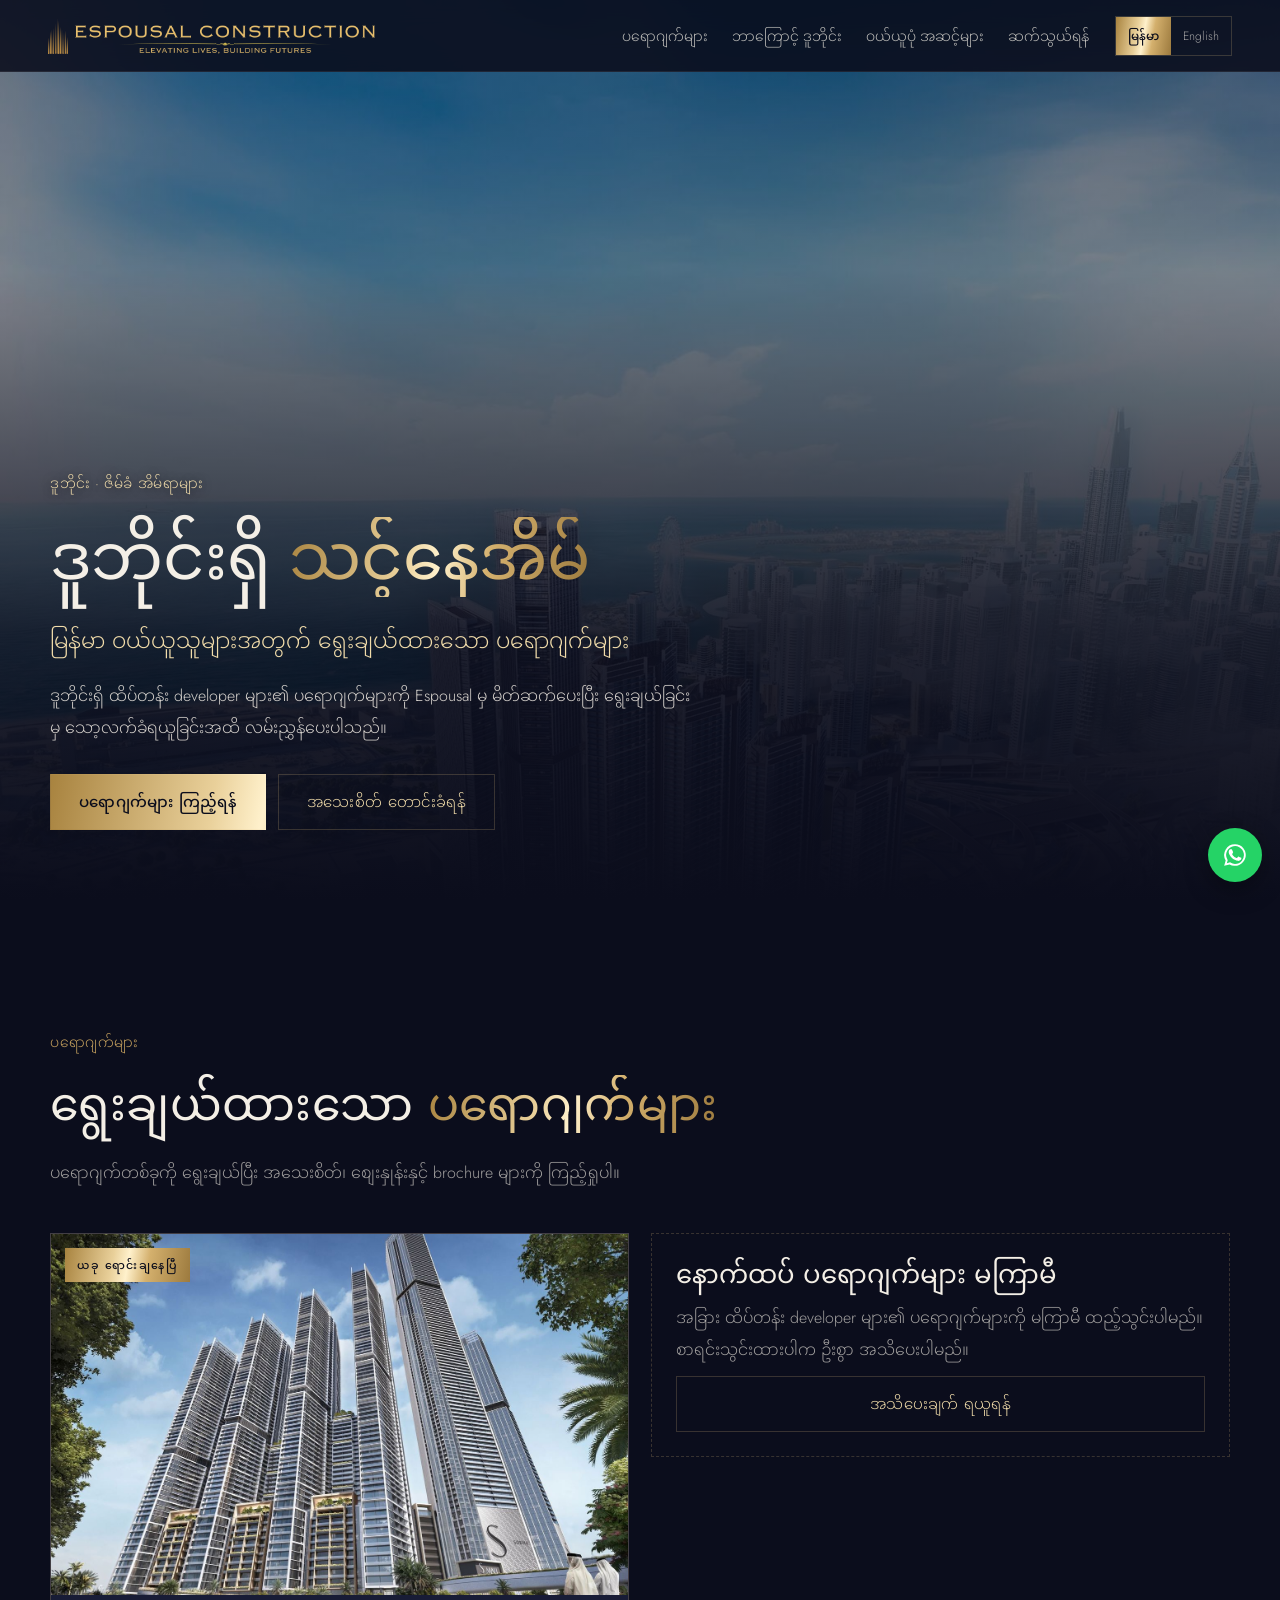
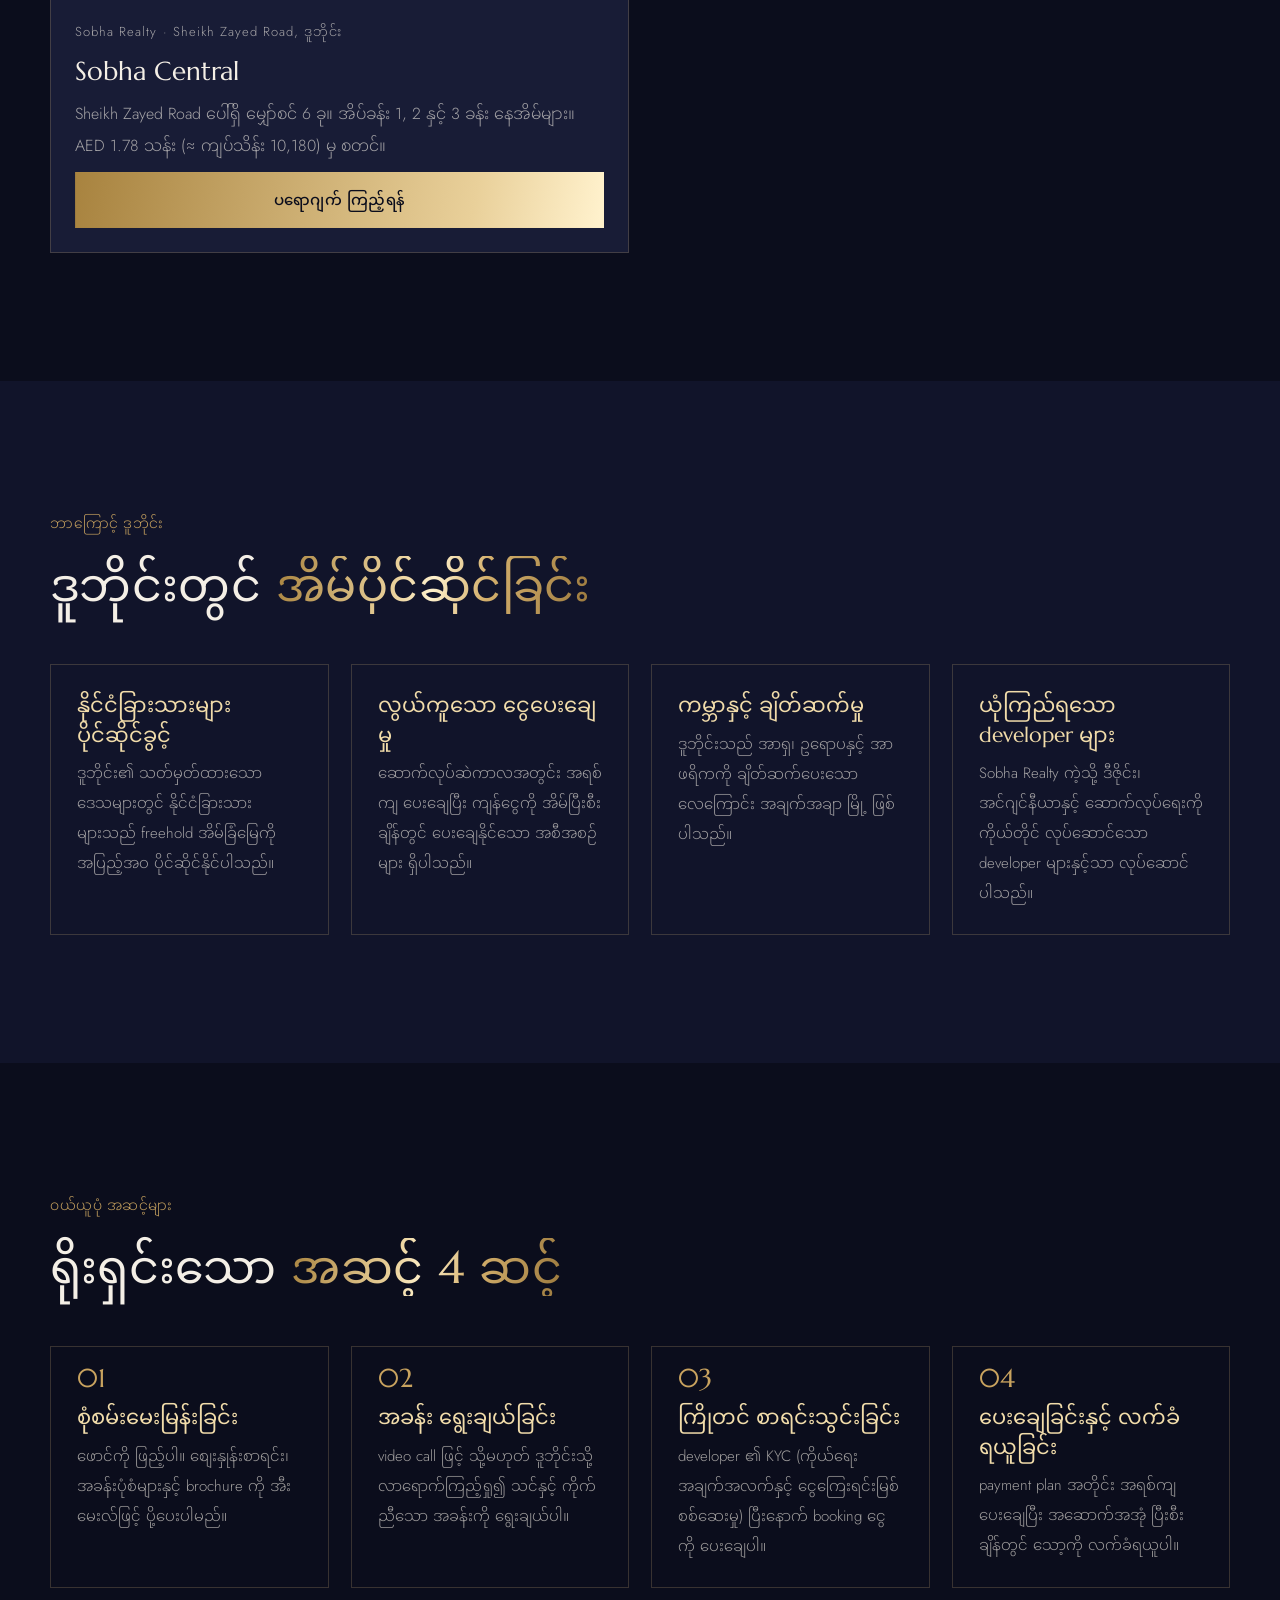
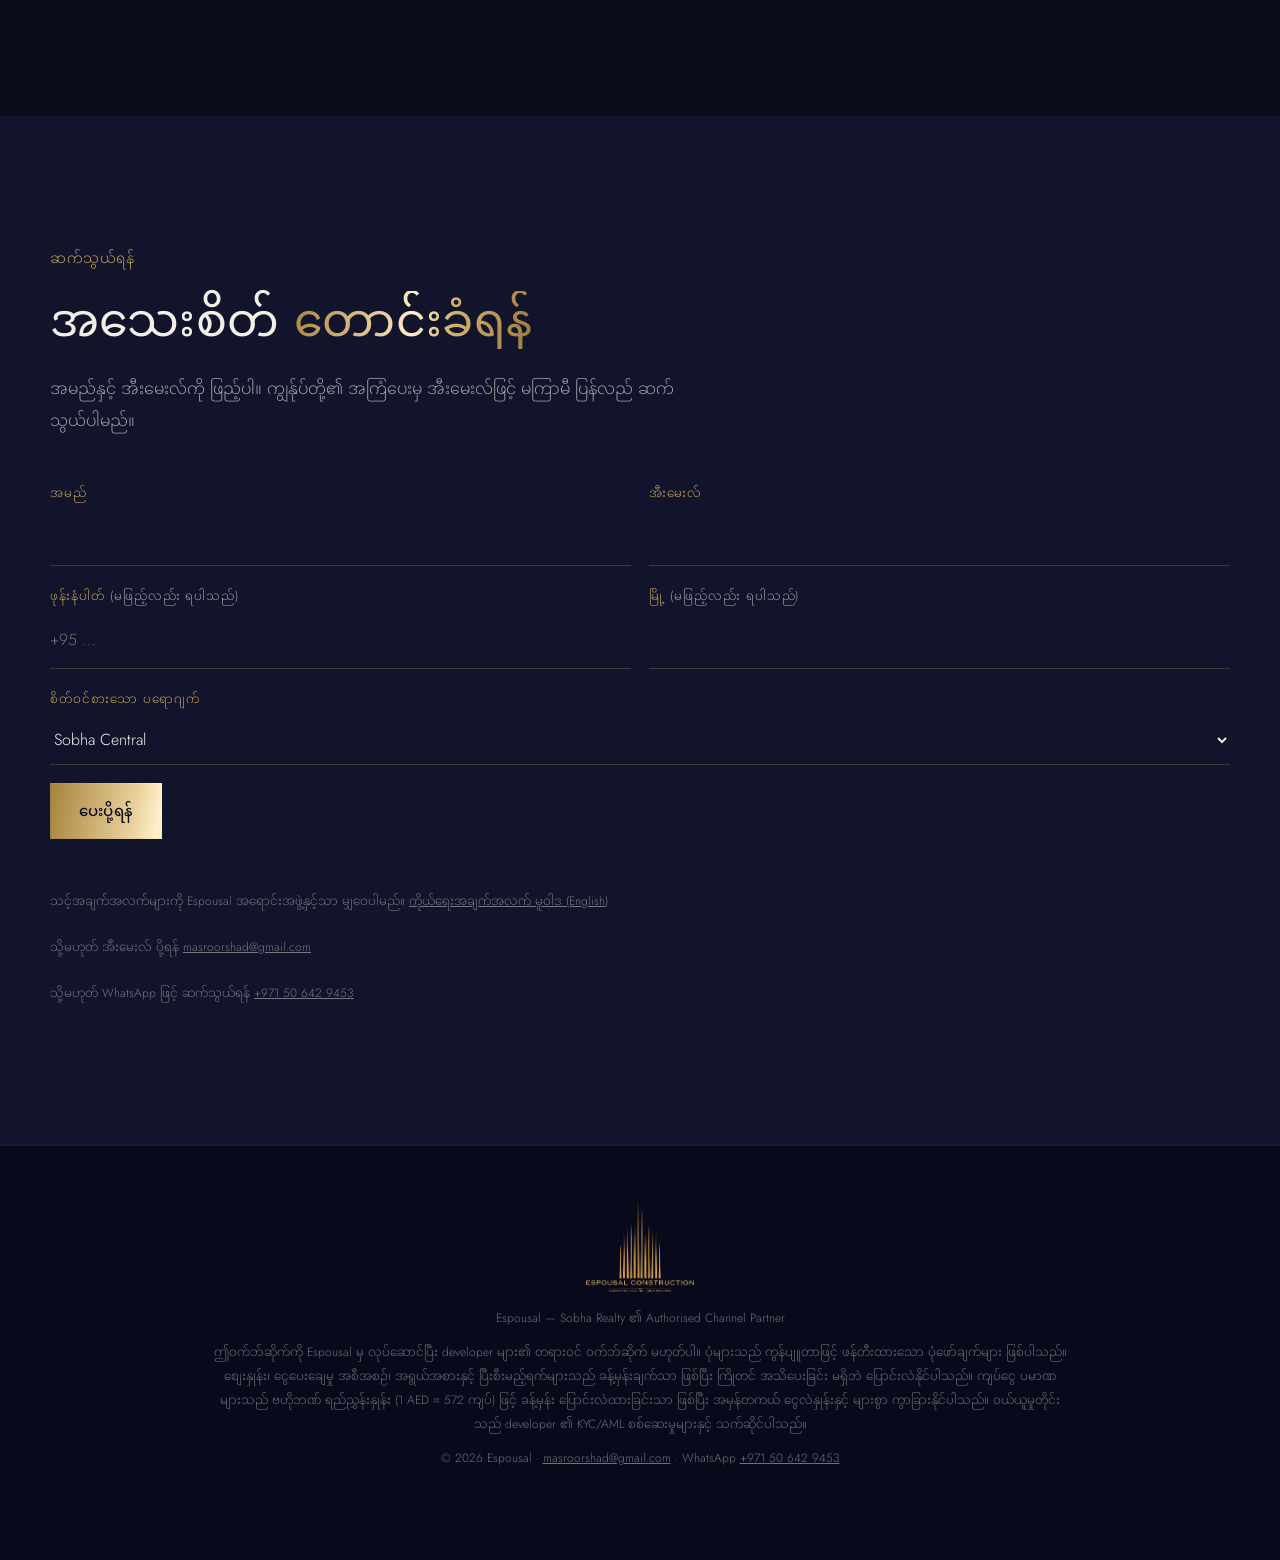
<file: index.html>
<!doctype html>
<html lang="my">
<head>
  <meta charset="utf-8">
  <meta name="viewport" content="width=device-width, initial-scale=1">
  <title>Espousal | ဒူဘိုင်း ဇိမ်ခံ အိမ်ရာ ပရောဂျက်များ</title>
  <meta name="description" content="ဒူဘိုင်းရှိ ထိပ်တန်း developer များ၏ ဇိမ်ခံ အိမ်ရာ ပရောဂျက်များကို မြန်မာ ဝယ်ယူသူများအတွက် Espousal မှ မိတ်ဆက်ပေးပါသည်။">
  <link rel="canonical" href="https://mm.espousalconstruction.com/">
  <link rel="alternate" hreflang="my" href="https://mm.espousalconstruction.com/">
  <link rel="alternate" hreflang="en" href="https://mm.espousalconstruction.com/en/">
  <meta property="og:title" content="Espousal | ဒူဘိုင်း ဇိမ်ခံ အိမ်ရာ ပရောဂျက်များ">
  <meta property="og:description" content="ဒူဘိုင်းရှိ ထိပ်တန်း developer များ၏ ဇိမ်ခံ အိမ်ရာ ပရောဂျက်များကို မြန်မာ ဝယ်ယူသူများအတွက် Espousal မှ မိတ်ဆက်ပေးပါသည်။">
  <meta property="og:image" content="https://mm.espousalconstruction.com/assets/img/hero-aerial.jpg">
  <meta name="theme-color" content="#0b0d1c">
  <link rel="preconnect" href="https://fonts.googleapis.com">
  <link rel="preconnect" href="https://fonts.gstatic.com" crossorigin>
  <link href="https://fonts.googleapis.com/css2?family=Marcellus&family=Jost:wght@300;400;500&family=Noto+Sans+Myanmar:wght@300;400;500&display=swap" rel="stylesheet">
  <link rel="stylesheet" href="/assets/mm.css?v=20261030a">
  <!-- Meta Pixel Code -->
  <script>
  !function(f,b,e,v,n,t,s){if(f.fbq)return;n=f.fbq=function(){n.callMethod?n.callMethod.apply(n,arguments):n.queue.push(arguments)};if(!f._fbq)f._fbq=n;n.push=n;n.loaded=!0;n.version='2.0';n.queue=[];t=b.createElement(e);t.async=!0;t.src=v;s=b.getElementsByTagName(e)[0];s.parentNode.insertBefore(t,s)}(window,document,'script','https://connect.facebook.net/en_US/fbevents.js');
  fbq('init', '806806699194177');
  fbq('track', 'PageView');
  </script>
  <noscript><img height="1" width="1" style="display:none" alt="" src="https://www.facebook.com/tr?id=806806699194177&ev=PageView&noscript=1"></noscript>
  <!-- End Meta Pixel Code -->
</head>
<body>
<header class="nav">
  <a class="nav__brand" href="/" aria-label="Espousal"><img src="/assets/img/espousal-lockup.png" alt="Espousal Construction" width="330" height="36"></a>
  <nav class="nav__links" id="navLinks"><a href="#projects">ပရောဂျက်များ</a><a href="#why">ဘာကြောင့် ဒူဘိုင်း</a><a href="#how">ဝယ်ယူပုံ အဆင့်များ</a><a href="#contact">ဆက်သွယ်ရန်</a></nav>
  <div class="lang" aria-label="Language"><a href="/" class="is-on" hreflang="my">မြန်မာ</a><a href="/en/" hreflang="en">English</a></div>
  <button class="nav__burger" id="burger" aria-label="Menu" aria-expanded="false"><span></span><span></span></button>
</header>

<section class="hero" id="top">
  <div class="hero__bg"><img src="/assets/img/hero-aerial.jpg" alt=""></div>
  <div class="wrap hero__in">
    <p class="eyebrow">ဒူဘိုင်း · ဇိမ်ခံ အိမ်ရာများ</p>
    <h1>ဒူဘိုင်းရှိ <span class="gold">သင့်နေအိမ်</span></h1>
    <p class="hero__tag">မြန်မာ ဝယ်ယူသူများအတွက် ရွေးချယ်ထားသော ပရောဂျက်များ</p>
    <p class="sub">ဒူဘိုင်းရှိ ထိပ်တန်း developer များ၏ ပရောဂျက်များကို Espousal မှ မိတ်ဆက်ပေးပြီး ရွေးချယ်ခြင်းမှ သော့လက်ခံရယူခြင်းအထိ လမ်းညွှန်ပေးပါသည်။</p>
    <div class="hero__actions">
      <a class="btn btn--gold" href="#projects">ပရောဂျက်များ ကြည့်ရန်</a>
      <button class="btn btn--line" data-enquire="general">အသေးစိတ် တောင်းခံရန်</button>
    </div>
  </div>
</section>

<section class="section" id="projects">
  <div class="wrap">
    <div class="head"><p class="eyebrow">ပရောဂျက်များ</p><h2 class="title">ရွေးချယ်ထားသော <span class="gold">ပရောဂျက်များ</span></h2><p class="sub">ပရောဂျက်တစ်ခုကို ရွေးချယ်ပြီး အသေးစိတ်၊ စျေးနှုန်းနှင့် brochure များကို ကြည့်ရှုပါ။</p></div>
    <div class="grid grid--2">
      <article class="card">
        <a class="card__img" href="/sobha-central.html"><img src="/assets/img/towers/tower-horizon.jpg" alt="Sobha Central" loading="lazy"><span class="card__flag">ယခု ရောင်းချနေပြီ</span></a>
        <div class="card__body">
          <p class="card__meta">Sobha Realty · Sheikh Zayed Road, ဒူဘိုင်း</p>
          <h3>Sobha Central</h3>
          <p>Sheikh Zayed Road ပေါ်ရှိ မျှော်စင် 6 ခု။ အိပ်ခန်း 1, 2 နှင့် 3 ခန်း နေအိမ်များ။ AED 1.78 သန်း (≈ ကျပ်သိန်း 10,180) မှ စတင်။</p>
          <a class="btn btn--gold" href="/sobha-central.html">ပရောဂျက် ကြည့်ရန်</a>
        </div>
      </article>
      <article class="card card--soon">
        <div class="card__body">
          <h3>နောက်ထပ် ပရောဂျက်များ မကြာမီ</h3>
          <p>အခြား ထိပ်တန်း developer များ၏ ပရောဂျက်များကို မကြာမီ ထည့်သွင်းပါမည်။ စာရင်းသွင်းထားပါက ဦးစွာ အသိပေးပါမည်။</p>
          <button class="btn btn--line" data-enquire="notify">အသိပေးချက် ရယူရန်</button>
        </div>
      </article>
    </div>
  </div>
</section>

<section class="section section--alt" id="why">
  <div class="wrap">
    <div class="head"><p class="eyebrow">ဘာကြောင့် ဒူဘိုင်း</p><h2 class="title">ဒူဘိုင်းတွင် <span class="gold">အိမ်ပိုင်ဆိုင်ခြင်း</span></h2></div>
    <div class="grid grid--4"><div class="feature"><h3>နိုင်ငံခြားသားများ ပိုင်ဆိုင်ခွင့်</h3><p>ဒူဘိုင်း၏ သတ်မှတ်ထားသော ဒေသများတွင် နိုင်ငံခြားသားများသည် freehold အိမ်ခြံမြေကို အပြည့်အဝ ပိုင်ဆိုင်နိုင်ပါသည်။</p></div><div class="feature"><h3>လွယ်ကူသော ငွေပေးချေမှု</h3><p>ဆောက်လုပ်ဆဲကာလအတွင်း အရစ်ကျ ပေးချေပြီး ကျန်ငွေကို အိမ်ပြီးစီးချိန်တွင် ပေးချေနိုင်သော အစီအစဉ်များ ရှိပါသည်။</p></div><div class="feature"><h3>ကမ္ဘာနှင့် ချိတ်ဆက်မှု</h3><p>ဒူဘိုင်းသည် အာရှ၊ ဥရောပနှင့် အာဖရိကကို ချိတ်ဆက်ပေးသော လေကြောင်း အချက်အချာ မြို့ ဖြစ်ပါသည်။</p></div><div class="feature"><h3>ယုံကြည်ရသော developer များ</h3><p>Sobha Realty ကဲ့သို့ ဒီဇိုင်း၊ အင်ဂျင်နီယာနှင့် ဆောက်လုပ်ရေးကို ကိုယ်တိုင် လုပ်ဆောင်သော developer များနှင့်သာ လုပ်ဆောင်ပါသည်။</p></div></div>
  </div>
</section>

<section class="section" id="how">
  <div class="wrap">
    <div class="head"><p class="eyebrow">ဝယ်ယူပုံ အဆင့်များ</p><h2 class="title">ရိုးရှင်းသော <span class="gold">အဆင့် 4 ဆင့်</span></h2></div>
    <div class="grid grid--4 steps"><div class="feature"><h3>စုံစမ်းမေးမြန်းခြင်း</h3><p>ဖောင်ကို ဖြည့်ပါ။ စျေးနှုန်းစာရင်း၊ အခန်းပုံစံများနှင့် brochure ကို အီးမေးလ်ဖြင့် ပို့ပေးပါမည်။</p></div><div class="feature"><h3>အခန်း ရွေးချယ်ခြင်း</h3><p>video call ဖြင့် သို့မဟုတ် ဒူဘိုင်းသို့ လာရောက်ကြည့်ရှု၍ သင်နှင့် ကိုက်ညီသော အခန်းကို ရွေးချယ်ပါ။</p></div><div class="feature"><h3>ကြိုတင် စာရင်းသွင်းခြင်း</h3><p>developer ၏ KYC (ကိုယ်ရေးအချက်အလက်နှင့် ငွေကြေးရင်းမြစ် စစ်ဆေးမှု) ပြီးနောက် booking ငွေကို ပေးချေပါ။</p></div><div class="feature"><h3>ပေးချေခြင်းနှင့် လက်ခံရယူခြင်း</h3><p>payment plan အတိုင်း အရစ်ကျ ပေးချေပြီး အဆောက်အအုံ ပြီးစီးချိန်တွင် သော့ကို လက်ခံရယူပါ။</p></div></div>
  </div>
</section>
<section class="section section--alt" id="contact">
  <div class="wrap">
    <div class="head"><p class="eyebrow">ဆက်သွယ်ရန်</p><h2 class="title">အသေးစိတ် <span class="gold">တောင်းခံရန်</span></h2><p class="sub">အမည်နှင့် အီးမေးလ်ကို ဖြည့်ပါ။ ကျွန်ုပ်တို့၏ အကြံပေးမှ အီးမေးလ်ဖြင့် မကြာမီ ပြန်လည် ဆက်သွယ်ပါမည်။</p></div>
    <form class="form form--2 js-enquiry" data-context="general" data-project="Sobha Central" novalidate>
      <label class="field"><span>အမည်</span><input name="name" type="text" autocomplete="name" required></label>
      <label class="field"><span>အီးမေးလ်</span><input name="email" type="email" autocomplete="email" required></label>
      <label class="field"><span>ဖုန်းနံပါတ် <em>(မဖြည့်လည်း ရပါသည်)</em></span><input name="phone" type="tel" autocomplete="tel" placeholder="+95 …"></label>
      <label class="field"><span>မြို့ <em>(မဖြည့်လည်း ရပါသည်)</em></span><input name="city" type="text" autocomplete="address-level2"></label>
      <label class="field full"><span>စိတ်ဝင်စားသော ပရောဂျက်</span><select name="project"><option>Sobha Central</option><option value="Not sure / Other">မသေချာသေးပါ / အခြား</option></select></label>
      <div class="full"><button class="btn btn--gold" type="submit">ပေးပို့ရန်</button></div>
      <p class="form-msg full" role="status" aria-live="polite"></p>
      <p class="privacy full">သင့်အချက်အလက်များကို Espousal အရောင်းအဖွဲ့နှင့်သာ မျှဝေပါမည်။ <a href="/privacy.html">ကိုယ်ရေးအချက်အလက် မူဝါဒ (English)</a></p>
    </form>
    <p class="note">သို့မဟုတ် အီးမေးလ် ပို့ရန် <a href="mailto:masroorshad@gmail.com" style="text-decoration:underline">masroorshad@gmail.com</a></p>
    <p class="note">သို့မဟုတ် WhatsApp ဖြင့် ဆက်သွယ်ရန် <a href="https://wa.me/971506429453?text=Hi%2C%20I%27m%20interested%20in%20Sobha%20Central%2C%20Dubai%20(Myanmar%20site).%20Please%20send%20me%20the%20price%20list%20and%20floor%20plans." target="_blank" rel="noopener" style="text-decoration:underline">+971 50 642 9453</a></p>
  </div>
</section>
<footer class="footer">
  <div class="wrap">
    <img src="/assets/img/espousal-logo.png" alt="Espousal Construction" width="220" height="182" loading="lazy">
    <p>Espousal — Sobha Realty ၏ Authorised Channel Partner</p>
    <p>ဤဝက်ဘ်ဆိုက်ကို Espousal မှ လုပ်ဆောင်ပြီး developer များ၏ တရားဝင် ဝက်ဘ်ဆိုက် မဟုတ်ပါ။ ပုံများသည် ကွန်ပျူတာဖြင့် ဖန်တီးထားသော ပုံဖော်ချက်များ ဖြစ်ပါသည်။ စျေးနှုန်း၊ ငွေပေးချေမှု အစီအစဉ်၊ အရွယ်အစားနှင့် ပြီးစီးမည့်ရက်များသည် ခန့်မှန်းချက်သာ ဖြစ်ပြီး ကြိုတင် အသိပေးခြင်း မရှိဘဲ ပြောင်းလဲနိုင်ပါသည်။ ကျပ်ငွေ ပမာဏများသည် ဗဟိုဘဏ် ရည်ညွှန်းနှုန်း (1 AED ≈ 572 ကျပ်) ဖြင့် ခန့်မှန်း ပြောင်းလဲထားခြင်းသာ ဖြစ်ပြီး အမှန်တကယ် ငွေလဲနှုန်းနှင့် များစွာ ကွာခြားနိုင်ပါသည်။ ဝယ်ယူမှုတိုင်းသည် developer ၏ KYC/AML စစ်ဆေးမှုများနှင့် သက်ဆိုင်ပါသည်။</p>
    <p>© <span id="yr">2026</span> Espousal · <a href="mailto:masroorshad@gmail.com">masroorshad@gmail.com</a> · WhatsApp <a href="https://wa.me/971506429453?text=Hi%2C%20I%27m%20interested%20in%20Sobha%20Central%2C%20Dubai%20(Myanmar%20site).%20Please%20send%20me%20the%20price%20list%20and%20floor%20plans." target="_blank" rel="noopener">+971 50 642 9453</a></p>
  </div>
</footer>

<a class="wa-float" href="https://wa.me/971506429453?text=Hi%2C%20I%27m%20interested%20in%20Sobha%20Central%2C%20Dubai%20(Myanmar%20site).%20Please%20send%20me%20the%20price%20list%20and%20floor%20plans." target="_blank" rel="noopener" aria-label="WhatsApp ဖြင့် မေးမြန်းရန်"><svg viewBox="0 0 24 24" width="26" height="26" fill="currentColor" aria-hidden="true"><path d="M17.5 14.4c-.3-.1-1.7-.8-2-.9-.3-.1-.5-.1-.7.1-.2.3-.8.9-.9 1.1-.2.2-.3.2-.6.1-.3-.1-1.2-.5-2.3-1.4-.9-.8-1.4-1.7-1.6-2-.2-.3 0-.5.1-.6l.4-.5c.1-.2.2-.3.3-.5.1-.2 0-.4 0-.5l-.9-2.2c-.2-.6-.5-.5-.7-.5h-.6c-.2 0-.5.1-.8.4-.3.3-1 1-1 2.4s1 2.8 1.2 3c.1.2 2 3.1 4.9 4.3 2.4 1 2.9.8 3.4.7.5-.1 1.7-.7 2-1.4.2-.7.2-1.2.2-1.4-.1-.1-.3-.2-.6-.3zM12 2a10 10 0 0 0-8.6 15.1L2 22l5-1.3A10 10 0 1 0 12 2zm0 18.2c-1.5 0-3-.4-4.2-1.2l-.3-.2-3 .8.8-2.9-.2-.3A8.2 8.2 0 1 1 12 20.2z"/></svg></a>

<div class="modal" id="modal" aria-hidden="true">
  <div class="modal__bg" data-close></div>
  <div class="modal__panel" role="dialog" aria-modal="true" aria-labelledby="modalTitle">
    <button class="modal__close" data-close aria-label="Close">×</button>
    <h3 id="modalTitle"></h3>
    <p class="sub" id="modalSub"></p>
    <form class="form js-enquiry" id="modalForm" data-context="general" data-project="Sobha Central" novalidate>
      <label class="field"><span>အမည်</span><input name="name" type="text" autocomplete="name" required></label>
      <label class="field"><span>အီးမေးလ်</span><input name="email" type="email" autocomplete="email" required></label>
      <label class="field"><span>ဖုန်းနံပါတ် <em>(မဖြည့်လည်း ရပါသည်)</em></span><input name="phone" type="tel" autocomplete="tel" placeholder="+95 …"></label>
      <button class="btn btn--gold btn--block" type="submit" id="modalSubmit">ပေးပို့ရန်</button>
      <p class="form-msg" role="status" aria-live="polite"></p>
      <p class="privacy">သင့်အချက်အလက်များကို Espousal အရောင်းအဖွဲ့နှင့်သာ မျှဝေပါမည်။ <a href="/privacy.html">ကိုယ်ရေးအချက်အလက် မူဝါဒ (English)</a></p>
    </form>
  </div>
</div>

<script>window.MM_TEXT = {"invalid": "အမည်နှင့် မှန်ကန်သော အီးမေးလ်ကို ဖြည့်ပေးပါ။", "sending": "ပေးပို့နေသည်…", "ok": "ကျေးဇူးတင်ပါသည်။ ကျွန်ုပ်တို့၏ အကြံပေးမှ အီးမေးလ်ဖြင့် မကြာမီ ဆက်သွယ်ပါမည်။", "okBrochure": "ကျေးဇူးတင်ပါသည်။ brochure ကို ဒေါင်းလုဒ် လုပ်နေပါပြီ။", "fail": "ယခု ပေးပို့၍ မရပါ။ ကျေးဇူးပြု၍ အီးမေးလ် ပို့ပေးပါ —", "contexts": {"general": {"title": "အသေးစိတ် တောင်းခံရန်", "sub": "အမည်နှင့် အီးမေးလ်ကို ဖြည့်ပါ။ ကျွန်ုပ်တို့၏ အကြံပေးမှ မကြာမီ ဆက်သွယ်ပါမည်။", "cta": "ပေးပို့ရန်", "subject": "General Enquiry"}, "price-list": {"title": "စျေးနှုန်းစာရင်း ရယူရန်", "sub": "နောက်ဆုံး စျေးနှုန်းစာရင်း၊ အခန်းပုံစံများနှင့် ငွေပေးချေမှု အစီအစဉ်ကို အီးမေးလ်ဖြင့် ပို့ပေးပါမည်။", "cta": "စျေးနှုန်းစာရင်း ပို့ပေးပါ", "subject": "Price List Request"}, "brochure": {"title": "Brochure ဒေါင်းလုဒ်", "sub": "အချက်အလက် ဖြည့်ပြီး ပေးပို့သည်နှင့် brochure ကို ချက်ချင်း ဒေါင်းလုဒ် လုပ်ပါမည်။", "cta": "ပေးပို့ပြီး ဒေါင်းလုဒ်", "subject": "Brochure Download"}, "offers": {"title": "လက်ရှိ ကမ်းလှမ်းချက်များ", "sub": "developer ၏ လက်ရှိ ကမ်းလှမ်းချက်များကို အီးမေးလ်ဖြင့် ပို့ပေးပါမည်။", "cta": "ကမ်းလှမ်းချက်များ ပို့ပေးပါ", "subject": "Current Offers Request"}, "notify": {"title": "ပရောဂျက်အသစ် အသိပေးချက်", "sub": "ပရောဂျက်အသစ်များ ထွက်ရှိသည်နှင့် အီးမေးလ်ဖြင့် ဦးစွာ အသိပေးပါမည်။", "cta": "စာရင်းသွင်းရန်", "subject": "New Projects Alert"}}};</script>
<script src="/assets/mm.js?v=20261030a"></script>
</body>
</html>
</file>
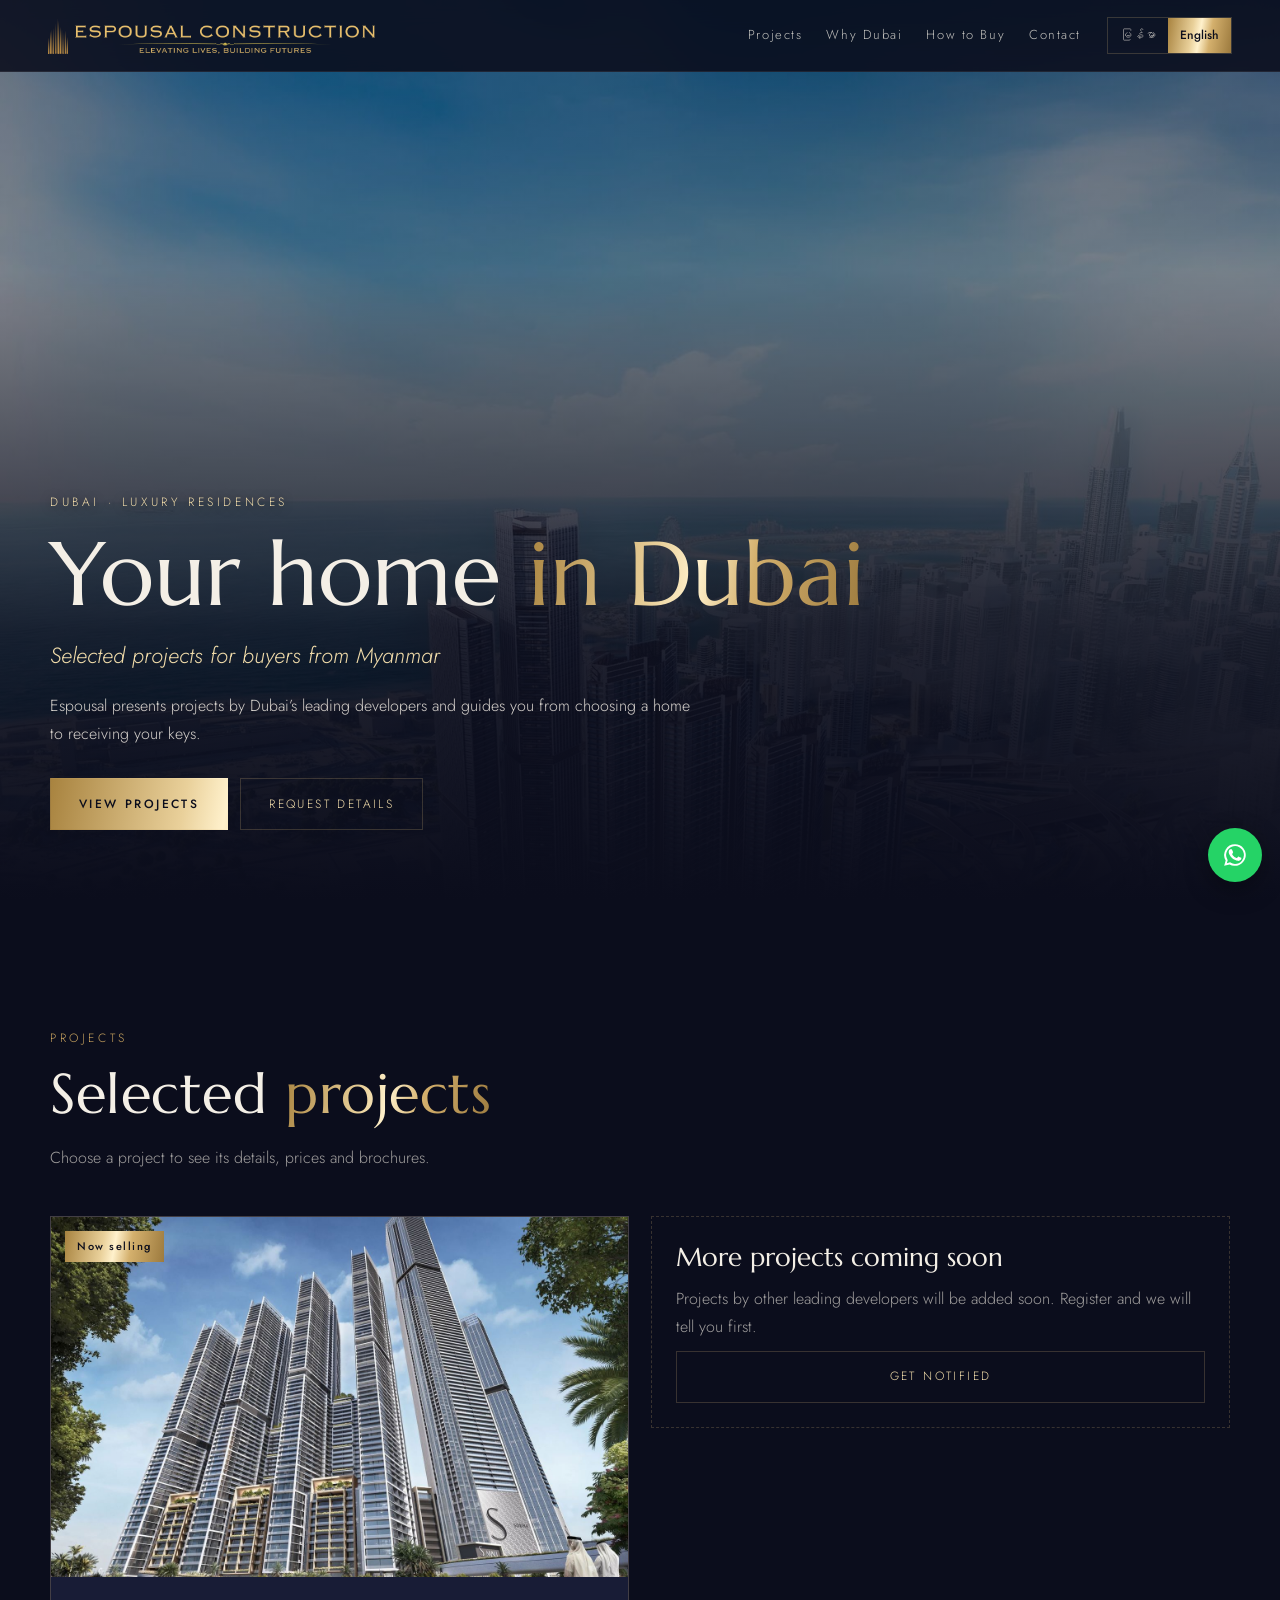
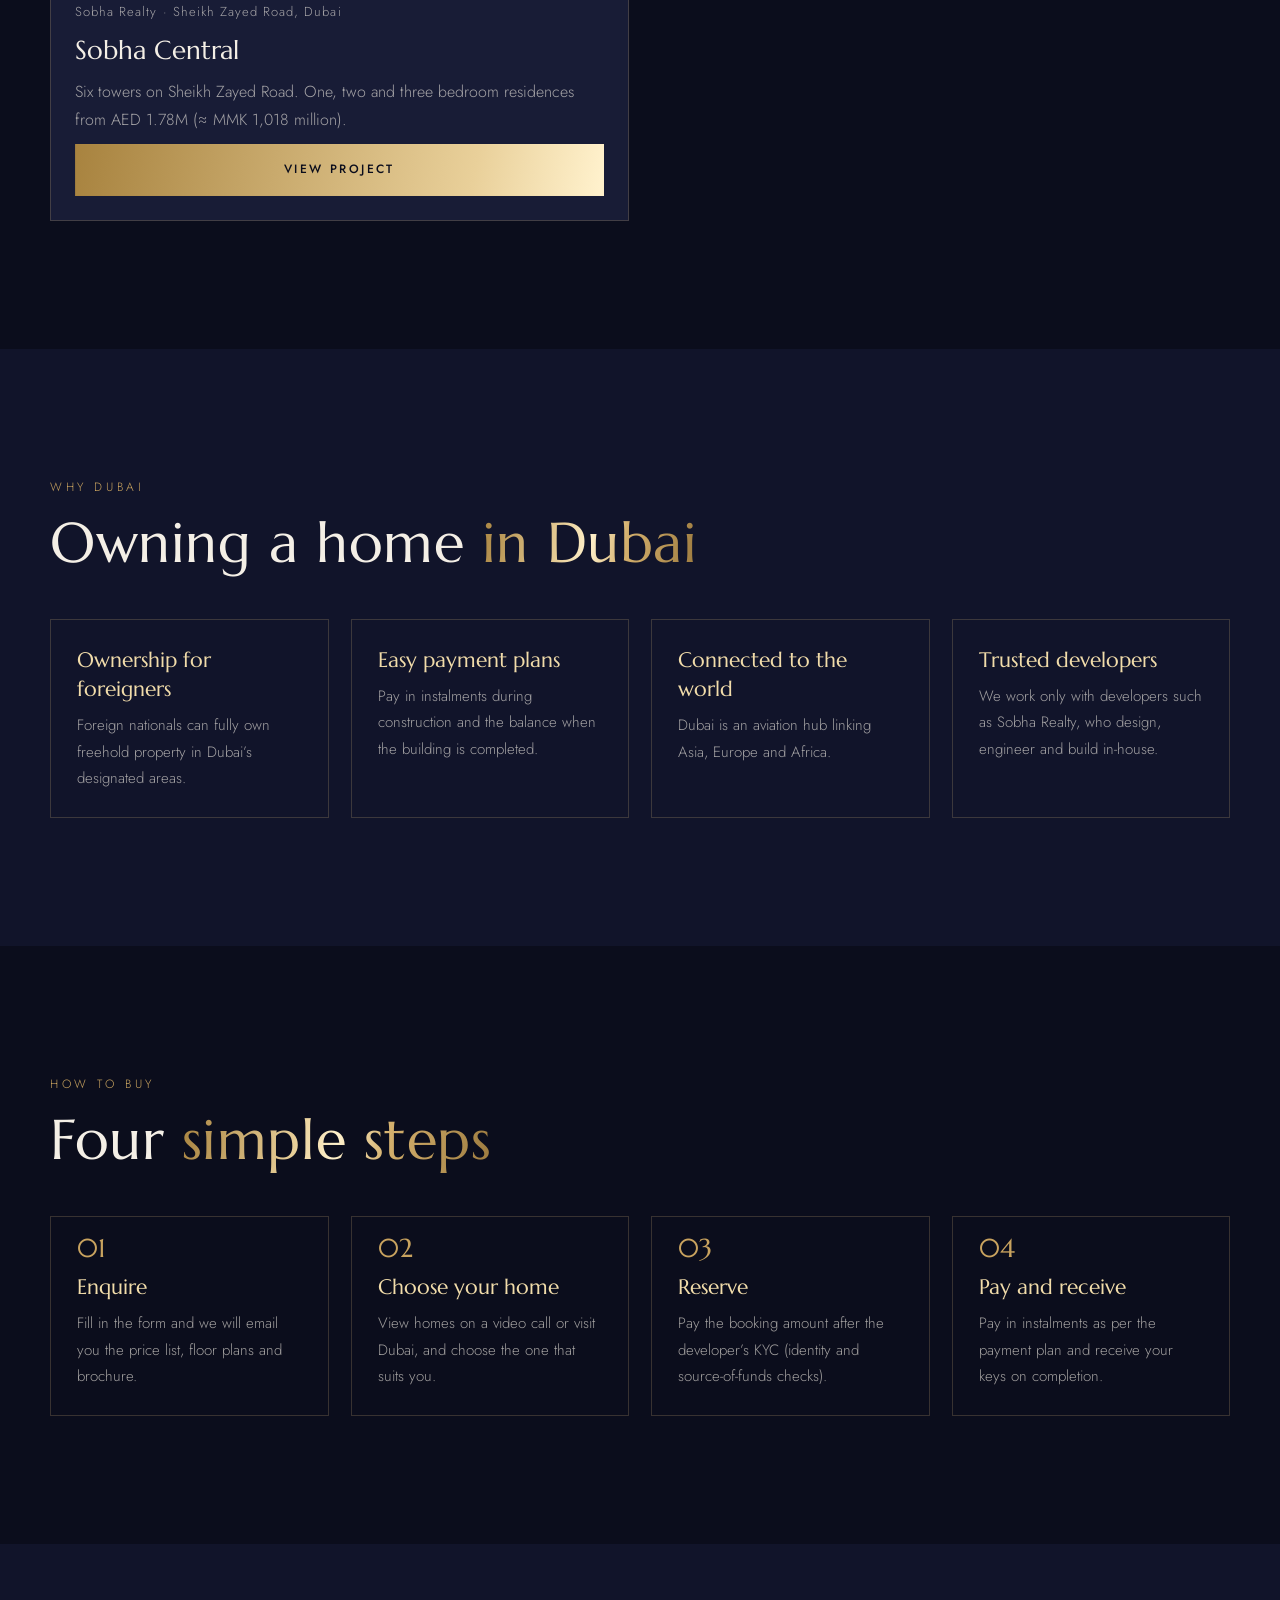
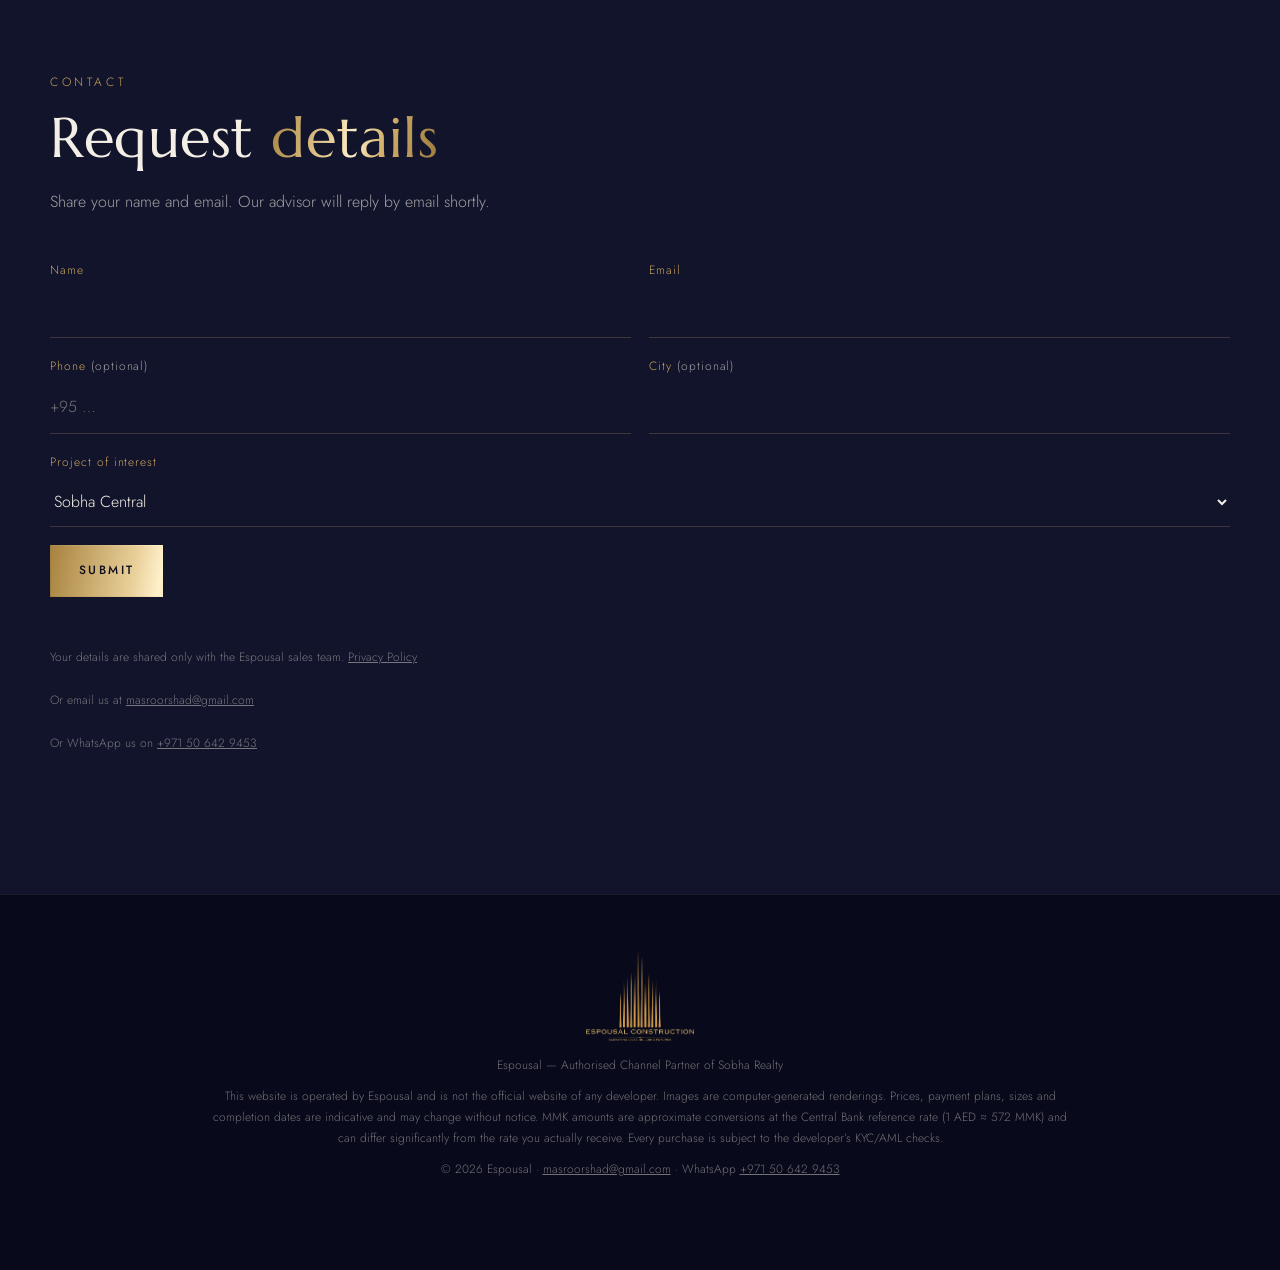
<file: en/index.html>
<!doctype html>
<html lang="en">
<head>
  <meta charset="utf-8">
  <meta name="viewport" content="width=device-width, initial-scale=1">
  <title>Espousal | Luxury Dubai Property for Myanmar Buyers</title>
  <meta name="description" content="Espousal presents selected luxury residential projects by leading Dubai developers to buyers from Myanmar.">
  <link rel="canonical" href="https://mm.espousalconstruction.com/en/">
  <link rel="alternate" hreflang="my" href="https://mm.espousalconstruction.com/">
  <link rel="alternate" hreflang="en" href="https://mm.espousalconstruction.com/en/">
  <meta property="og:title" content="Espousal | Luxury Dubai Property for Myanmar Buyers">
  <meta property="og:description" content="Espousal presents selected luxury residential projects by leading Dubai developers to buyers from Myanmar.">
  <meta property="og:image" content="https://mm.espousalconstruction.com/assets/img/hero-aerial.jpg">
  <meta name="theme-color" content="#0b0d1c">
  <link rel="preconnect" href="https://fonts.googleapis.com">
  <link rel="preconnect" href="https://fonts.gstatic.com" crossorigin>
  <link href="https://fonts.googleapis.com/css2?family=Marcellus&family=Jost:wght@300;400;500&family=Noto+Sans+Myanmar:wght@300;400;500&display=swap" rel="stylesheet">
  <link rel="stylesheet" href="/assets/mm.css?v=20261030a">
  <!-- Meta Pixel Code -->
  <script>
  !function(f,b,e,v,n,t,s){if(f.fbq)return;n=f.fbq=function(){n.callMethod?n.callMethod.apply(n,arguments):n.queue.push(arguments)};if(!f._fbq)f._fbq=n;n.push=n;n.loaded=!0;n.version='2.0';n.queue=[];t=b.createElement(e);t.async=!0;t.src=v;s=b.getElementsByTagName(e)[0];s.parentNode.insertBefore(t,s)}(window,document,'script','https://connect.facebook.net/en_US/fbevents.js');
  fbq('init', '806806699194177');
  fbq('track', 'PageView');
  </script>
  <noscript><img height="1" width="1" style="display:none" alt="" src="https://www.facebook.com/tr?id=806806699194177&ev=PageView&noscript=1"></noscript>
  <!-- End Meta Pixel Code -->
</head>
<body>
<header class="nav">
  <a class="nav__brand" href="/en/" aria-label="Espousal"><img src="/assets/img/espousal-lockup.png" alt="Espousal Construction" width="330" height="36"></a>
  <nav class="nav__links" id="navLinks"><a href="#projects">Projects</a><a href="#why">Why Dubai</a><a href="#how">How to Buy</a><a href="#contact">Contact</a></nav>
  <div class="lang" aria-label="Language"><a href="/" hreflang="my">မြန်မာ</a><a href="/en/" class="is-on" hreflang="en">English</a></div>
  <button class="nav__burger" id="burger" aria-label="Menu" aria-expanded="false"><span></span><span></span></button>
</header>

<section class="hero" id="top">
  <div class="hero__bg"><img src="/assets/img/hero-aerial.jpg" alt=""></div>
  <div class="wrap hero__in">
    <p class="eyebrow">Dubai · Luxury Residences</p>
    <h1>Your home <span class="gold">in Dubai</span></h1>
    <p class="hero__tag">Selected projects for buyers from Myanmar</p>
    <p class="sub">Espousal presents projects by Dubai’s leading developers and guides you from choosing a home to receiving your keys.</p>
    <div class="hero__actions">
      <a class="btn btn--gold" href="#projects">View Projects</a>
      <button class="btn btn--line" data-enquire="general">Request Details</button>
    </div>
  </div>
</section>

<section class="section" id="projects">
  <div class="wrap">
    <div class="head"><p class="eyebrow">Projects</p><h2 class="title">Selected <span class="gold">projects</span></h2><p class="sub">Choose a project to see its details, prices and brochures.</p></div>
    <div class="grid grid--2">
      <article class="card">
        <a class="card__img" href="/en/sobha-central.html"><img src="/assets/img/towers/tower-horizon.jpg" alt="Sobha Central" loading="lazy"><span class="card__flag">Now selling</span></a>
        <div class="card__body">
          <p class="card__meta">Sobha Realty · Sheikh Zayed Road, Dubai</p>
          <h3>Sobha Central</h3>
          <p>Six towers on Sheikh Zayed Road. One, two and three bedroom residences from AED 1.78M (≈ MMK 1,018 million).</p>
          <a class="btn btn--gold" href="/en/sobha-central.html">View Project</a>
        </div>
      </article>
      <article class="card card--soon">
        <div class="card__body">
          <h3>More projects coming soon</h3>
          <p>Projects by other leading developers will be added soon. Register and we will tell you first.</p>
          <button class="btn btn--line" data-enquire="notify">Get Notified</button>
        </div>
      </article>
    </div>
  </div>
</section>

<section class="section section--alt" id="why">
  <div class="wrap">
    <div class="head"><p class="eyebrow">Why Dubai</p><h2 class="title">Owning a home <span class="gold">in Dubai</span></h2></div>
    <div class="grid grid--4"><div class="feature"><h3>Ownership for foreigners</h3><p>Foreign nationals can fully own freehold property in Dubai’s designated areas.</p></div><div class="feature"><h3>Easy payment plans</h3><p>Pay in instalments during construction and the balance when the building is completed.</p></div><div class="feature"><h3>Connected to the world</h3><p>Dubai is an aviation hub linking Asia, Europe and Africa.</p></div><div class="feature"><h3>Trusted developers</h3><p>We work only with developers such as Sobha Realty, who design, engineer and build in-house.</p></div></div>
  </div>
</section>

<section class="section" id="how">
  <div class="wrap">
    <div class="head"><p class="eyebrow">How to Buy</p><h2 class="title">Four <span class="gold">simple steps</span></h2></div>
    <div class="grid grid--4 steps"><div class="feature"><h3>Enquire</h3><p>Fill in the form and we will email you the price list, floor plans and brochure.</p></div><div class="feature"><h3>Choose your home</h3><p>View homes on a video call or visit Dubai, and choose the one that suits you.</p></div><div class="feature"><h3>Reserve</h3><p>Pay the booking amount after the developer’s KYC (identity and source-of-funds checks).</p></div><div class="feature"><h3>Pay and receive</h3><p>Pay in instalments as per the payment plan and receive your keys on completion.</p></div></div>
  </div>
</section>
<section class="section section--alt" id="contact">
  <div class="wrap">
    <div class="head"><p class="eyebrow">Contact</p><h2 class="title">Request <span class="gold">details</span></h2><p class="sub">Share your name and email. Our advisor will reply by email shortly.</p></div>
    <form class="form form--2 js-enquiry" data-context="general" data-project="Sobha Central" novalidate>
      <label class="field"><span>Name</span><input name="name" type="text" autocomplete="name" required></label>
      <label class="field"><span>Email</span><input name="email" type="email" autocomplete="email" required></label>
      <label class="field"><span>Phone <em>(optional)</em></span><input name="phone" type="tel" autocomplete="tel" placeholder="+95 …"></label>
      <label class="field"><span>City <em>(optional)</em></span><input name="city" type="text" autocomplete="address-level2"></label>
      <label class="field full"><span>Project of interest</span><select name="project"><option>Sobha Central</option><option value="Not sure / Other">Not sure yet / Other</option></select></label>
      <div class="full"><button class="btn btn--gold" type="submit">Submit</button></div>
      <p class="form-msg full" role="status" aria-live="polite"></p>
      <p class="privacy full">Your details are shared only with the Espousal sales team. <a href="/privacy.html">Privacy Policy</a></p>
    </form>
    <p class="note">Or email us at <a href="mailto:masroorshad@gmail.com" style="text-decoration:underline">masroorshad@gmail.com</a></p>
    <p class="note">Or WhatsApp us on <a href="https://wa.me/971506429453?text=Hi%2C%20I%27m%20interested%20in%20Sobha%20Central%2C%20Dubai%20(Myanmar%20site).%20Please%20send%20me%20the%20price%20list%20and%20floor%20plans." target="_blank" rel="noopener" style="text-decoration:underline">+971 50 642 9453</a></p>
  </div>
</section>
<footer class="footer">
  <div class="wrap">
    <img src="/assets/img/espousal-logo.png" alt="Espousal Construction" width="220" height="182" loading="lazy">
    <p>Espousal — Authorised Channel Partner of Sobha Realty</p>
    <p>This website is operated by Espousal and is not the official website of any developer. Images are computer-generated renderings. Prices, payment plans, sizes and completion dates are indicative and may change without notice. MMK amounts are approximate conversions at the Central Bank reference rate (1 AED ≈ 572 MMK) and can differ significantly from the rate you actually receive. Every purchase is subject to the developer’s KYC/AML checks.</p>
    <p>© <span id="yr">2026</span> Espousal · <a href="mailto:masroorshad@gmail.com">masroorshad@gmail.com</a> · WhatsApp <a href="https://wa.me/971506429453?text=Hi%2C%20I%27m%20interested%20in%20Sobha%20Central%2C%20Dubai%20(Myanmar%20site).%20Please%20send%20me%20the%20price%20list%20and%20floor%20plans." target="_blank" rel="noopener">+971 50 642 9453</a></p>
  </div>
</footer>

<a class="wa-float" href="https://wa.me/971506429453?text=Hi%2C%20I%27m%20interested%20in%20Sobha%20Central%2C%20Dubai%20(Myanmar%20site).%20Please%20send%20me%20the%20price%20list%20and%20floor%20plans." target="_blank" rel="noopener" aria-label="Chat on WhatsApp"><svg viewBox="0 0 24 24" width="26" height="26" fill="currentColor" aria-hidden="true"><path d="M17.5 14.4c-.3-.1-1.7-.8-2-.9-.3-.1-.5-.1-.7.1-.2.3-.8.9-.9 1.1-.2.2-.3.2-.6.1-.3-.1-1.2-.5-2.3-1.4-.9-.8-1.4-1.7-1.6-2-.2-.3 0-.5.1-.6l.4-.5c.1-.2.2-.3.3-.5.1-.2 0-.4 0-.5l-.9-2.2c-.2-.6-.5-.5-.7-.5h-.6c-.2 0-.5.1-.8.4-.3.3-1 1-1 2.4s1 2.8 1.2 3c.1.2 2 3.1 4.9 4.3 2.4 1 2.9.8 3.4.7.5-.1 1.7-.7 2-1.4.2-.7.2-1.2.2-1.4-.1-.1-.3-.2-.6-.3zM12 2a10 10 0 0 0-8.6 15.1L2 22l5-1.3A10 10 0 1 0 12 2zm0 18.2c-1.5 0-3-.4-4.2-1.2l-.3-.2-3 .8.8-2.9-.2-.3A8.2 8.2 0 1 1 12 20.2z"/></svg></a>

<div class="modal" id="modal" aria-hidden="true">
  <div class="modal__bg" data-close></div>
  <div class="modal__panel" role="dialog" aria-modal="true" aria-labelledby="modalTitle">
    <button class="modal__close" data-close aria-label="Close">×</button>
    <h3 id="modalTitle"></h3>
    <p class="sub" id="modalSub"></p>
    <form class="form js-enquiry" id="modalForm" data-context="general" data-project="Sobha Central" novalidate>
      <label class="field"><span>Name</span><input name="name" type="text" autocomplete="name" required></label>
      <label class="field"><span>Email</span><input name="email" type="email" autocomplete="email" required></label>
      <label class="field"><span>Phone <em>(optional)</em></span><input name="phone" type="tel" autocomplete="tel" placeholder="+95 …"></label>
      <button class="btn btn--gold btn--block" type="submit" id="modalSubmit">Submit</button>
      <p class="form-msg" role="status" aria-live="polite"></p>
      <p class="privacy">Your details are shared only with the Espousal sales team. <a href="/privacy.html">Privacy Policy</a></p>
    </form>
  </div>
</div>

<script>window.MM_TEXT = {"invalid": "Please enter your name and a valid email address.", "sending": "Sending…", "ok": "Thank you. Our advisor will email you shortly.", "okBrochure": "Thank you. Your brochure is downloading.", "fail": "We couldn’t send that just now. Please email us at", "contexts": {"general": {"title": "Request Details", "sub": "Share your name and email and our advisor will be in touch shortly.", "cta": "Submit", "subject": "General Enquiry"}, "price-list": {"title": "Get the Price List", "sub": "We will email you the latest price list, floor plans and payment plan.", "cta": "Send Me the Price List", "subject": "Price List Request"}, "brochure": {"title": "Download Brochure", "sub": "Fill in your details — the download starts as soon as you submit.", "cta": "Submit & Download", "subject": "Brochure Download"}, "offers": {"title": "Current Offers", "sub": "We will email you the developer’s current offers and payment plans.", "cta": "Send Me the Offers", "subject": "Current Offers Request"}, "notify": {"title": "New Project Alerts", "sub": "We will email you first when new projects are added.", "cta": "Register", "subject": "New Projects Alert"}}};</script>
<script src="/assets/mm.js?v=20261030a"></script>
</body>
</html>
</file>
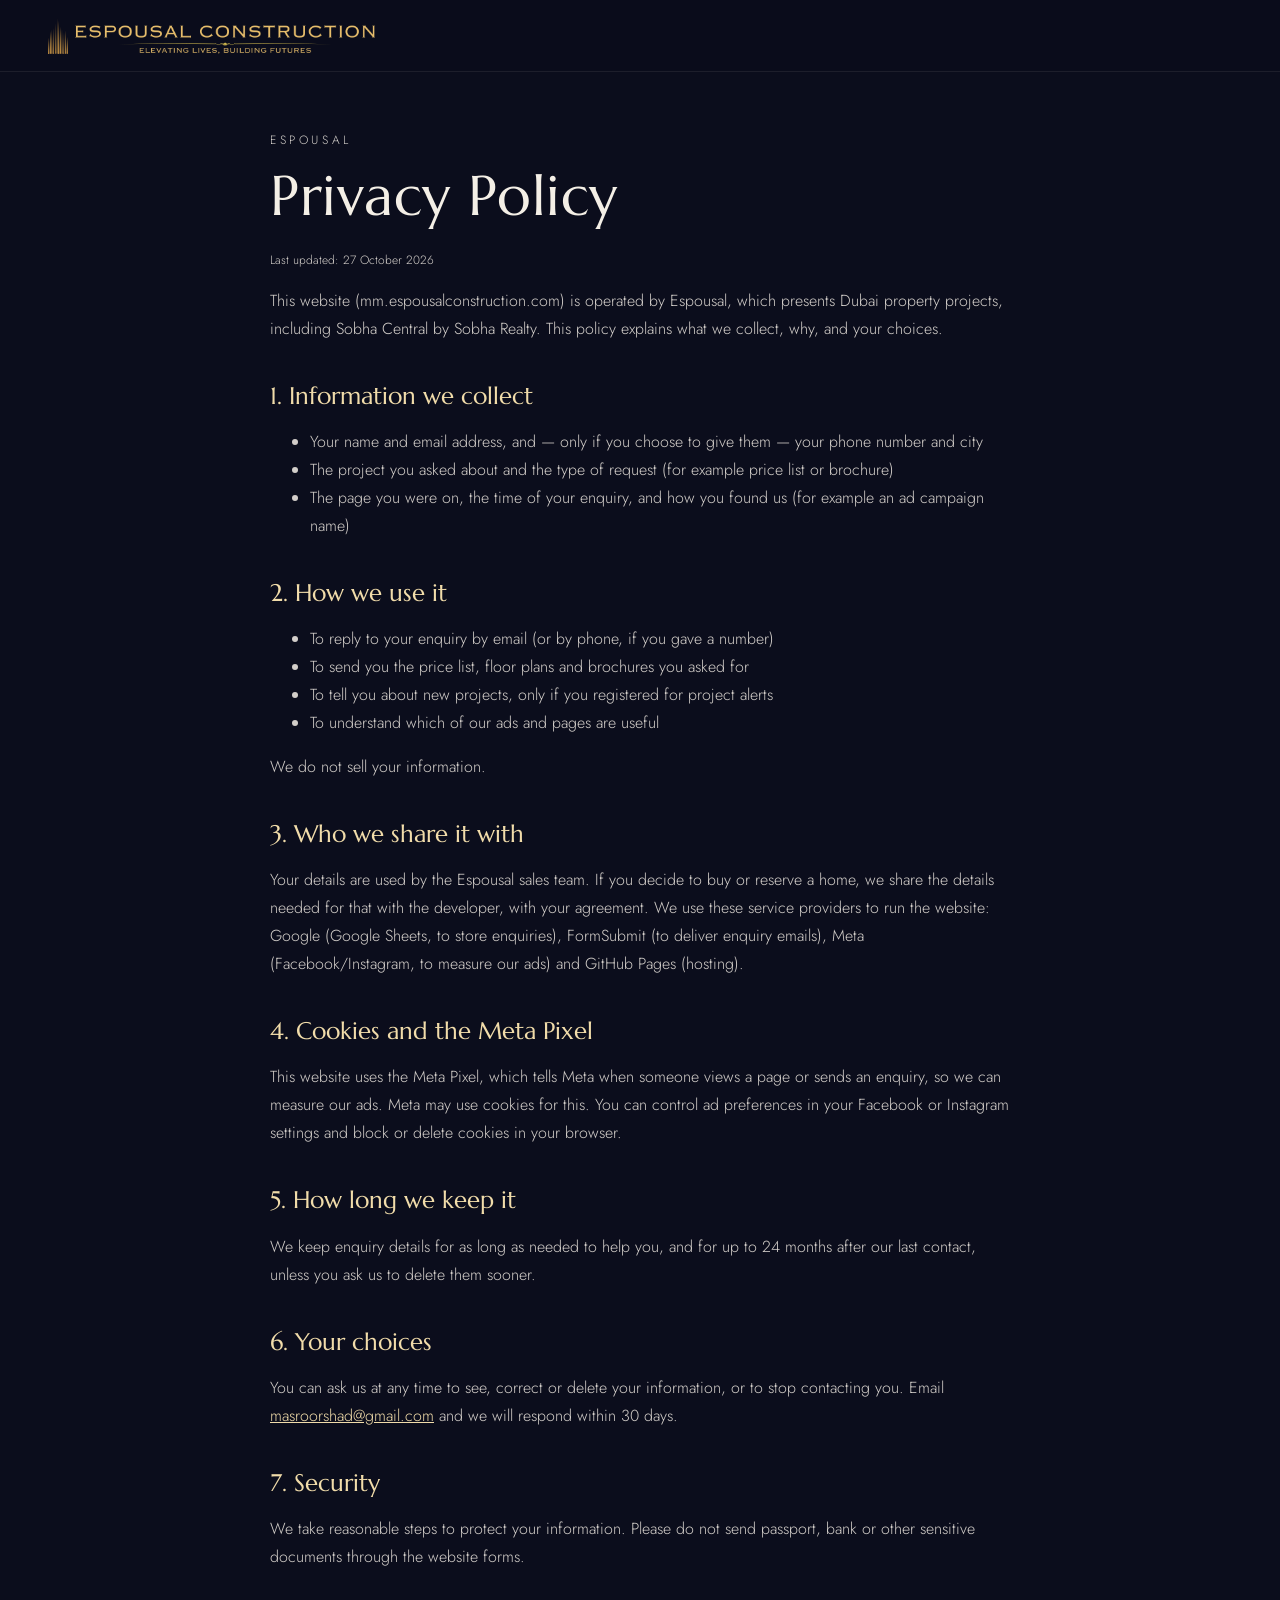
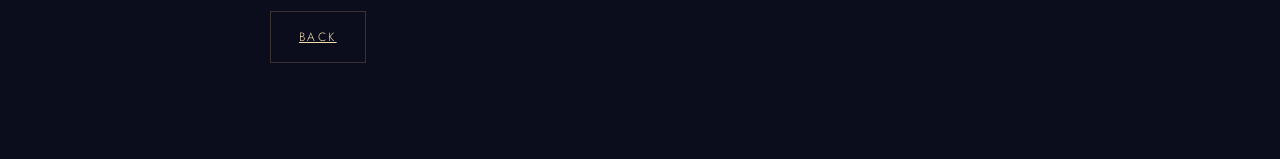
<file: privacy.html>
<!doctype html>
<html lang="en">
<head>
  <meta charset="utf-8">
  <meta name="viewport" content="width=device-width, initial-scale=1">
  <title>Privacy Policy | Espousal</title>
  <meta name="description" content="How Espousal collects, uses and protects the details you share on this website.">
  <meta name="robots" content="noindex">
  <meta name="theme-color" content="#0b0d1c">
  <link rel="preconnect" href="https://fonts.googleapis.com">
  <link rel="preconnect" href="https://fonts.gstatic.com" crossorigin>
  <link href="https://fonts.googleapis.com/css2?family=Marcellus&family=Jost:wght@300;400;500&display=swap" rel="stylesheet">
  <link rel="stylesheet" href="/assets/mm.css">
  <style>
    .policy { max-width: 780px; margin: 0 auto; padding: 130px 20px 80px; }
    .policy h2 { font: 400 24px/1.3 var(--display); color: var(--gold-hi); margin: 38px 0 10px; }
    .policy p, .policy li { color: rgba(244, 239, 230, .86); }
    .policy a { color: var(--gold-hi); text-decoration: underline; }
  </style>
</head>
<body>
<header class="nav">
  <a class="nav__brand" href="/" aria-label="Espousal"><img src="/assets/img/espousal-lockup.png" alt="Espousal Construction" width="330" height="36"></a>
</header>
<main class="policy">
  <p class="eyebrow">Espousal</p>
  <h1 class="title">Privacy Policy</h1>
  <p class="note">Last updated: 27 October 2026</p>

  <p>This website (mm.espousalconstruction.com) is operated by Espousal, which presents Dubai property projects, including Sobha Central by Sobha Realty. This policy explains what we collect, why, and your choices.</p>

  <h2>1. Information we collect</h2>
  <ul>
    <li>Your name and email address, and — only if you choose to give them — your phone number and city</li>
    <li>The project you asked about and the type of request (for example price list or brochure)</li>
    <li>The page you were on, the time of your enquiry, and how you found us (for example an ad campaign name)</li>
  </ul>

  <h2>2. How we use it</h2>
  <ul>
    <li>To reply to your enquiry by email (or by phone, if you gave a number)</li>
    <li>To send you the price list, floor plans and brochures you asked for</li>
    <li>To tell you about new projects, only if you registered for project alerts</li>
    <li>To understand which of our ads and pages are useful</li>
  </ul>
  <p>We do not sell your information.</p>

  <h2>3. Who we share it with</h2>
  <p>Your details are used by the Espousal sales team. If you decide to buy or reserve a home, we share the details needed for that with the developer, with your agreement. We use these service providers to run the website: Google (Google Sheets, to store enquiries), FormSubmit (to deliver enquiry emails), Meta (Facebook/Instagram, to measure our ads) and GitHub Pages (hosting).</p>

  <h2>4. Cookies and the Meta Pixel</h2>
  <p>This website uses the Meta Pixel, which tells Meta when someone views a page or sends an enquiry, so we can measure our ads. Meta may use cookies for this. You can control ad preferences in your Facebook or Instagram settings and block or delete cookies in your browser.</p>

  <h2>5. How long we keep it</h2>
  <p>We keep enquiry details for as long as needed to help you, and for up to 24 months after our last contact, unless you ask us to delete them sooner.</p>

  <h2>6. Your choices</h2>
  <p>You can ask us at any time to see, correct or delete your information, or to stop contacting you. Email <a href="mailto:masroorshad@gmail.com?subject=Privacy%20request">masroorshad@gmail.com</a> and we will respond within 30 days.</p>

  <h2>7. Security</h2>
  <p>We take reasonable steps to protect your information. Please do not send passport, bank or other sensitive documents through the website forms.</p>

  <p style="margin-top:40px"><a class="btn btn--line" href="/">Back</a></p>
</main>
</body>
</html>
</file>
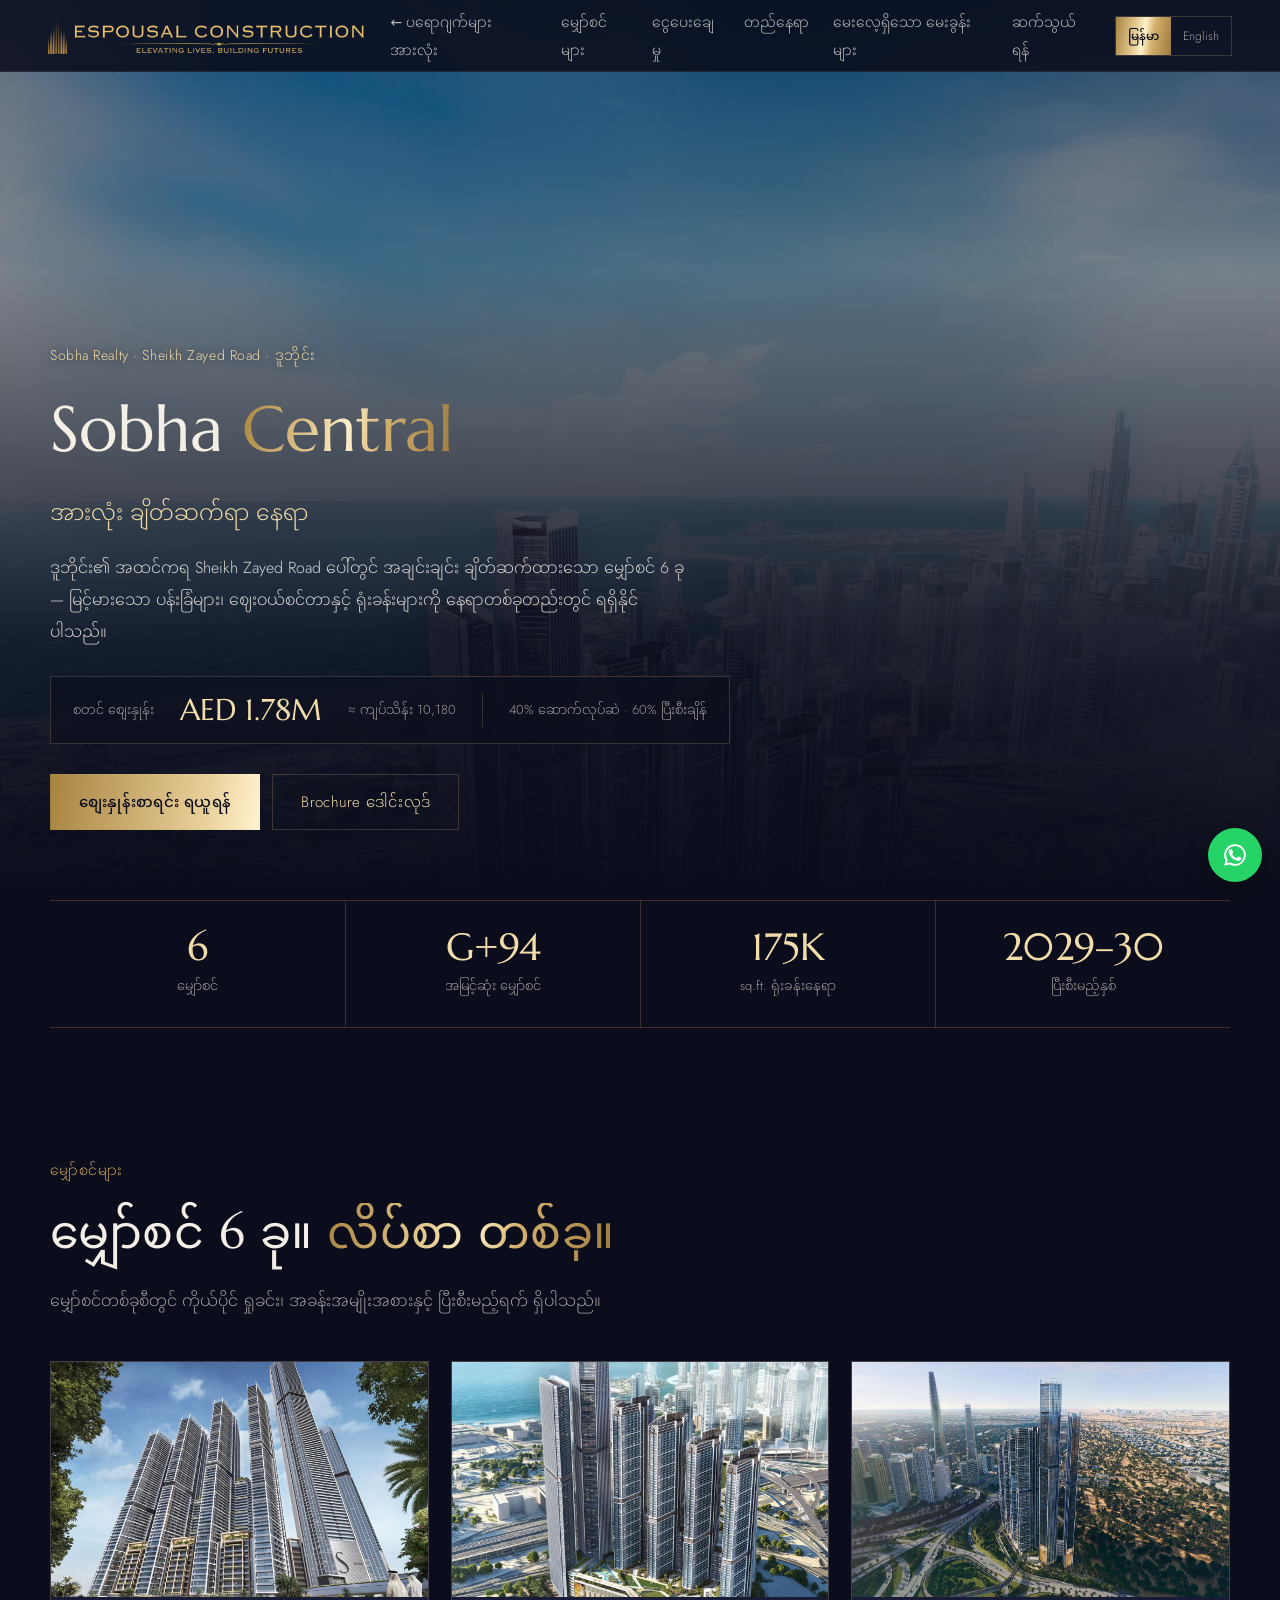
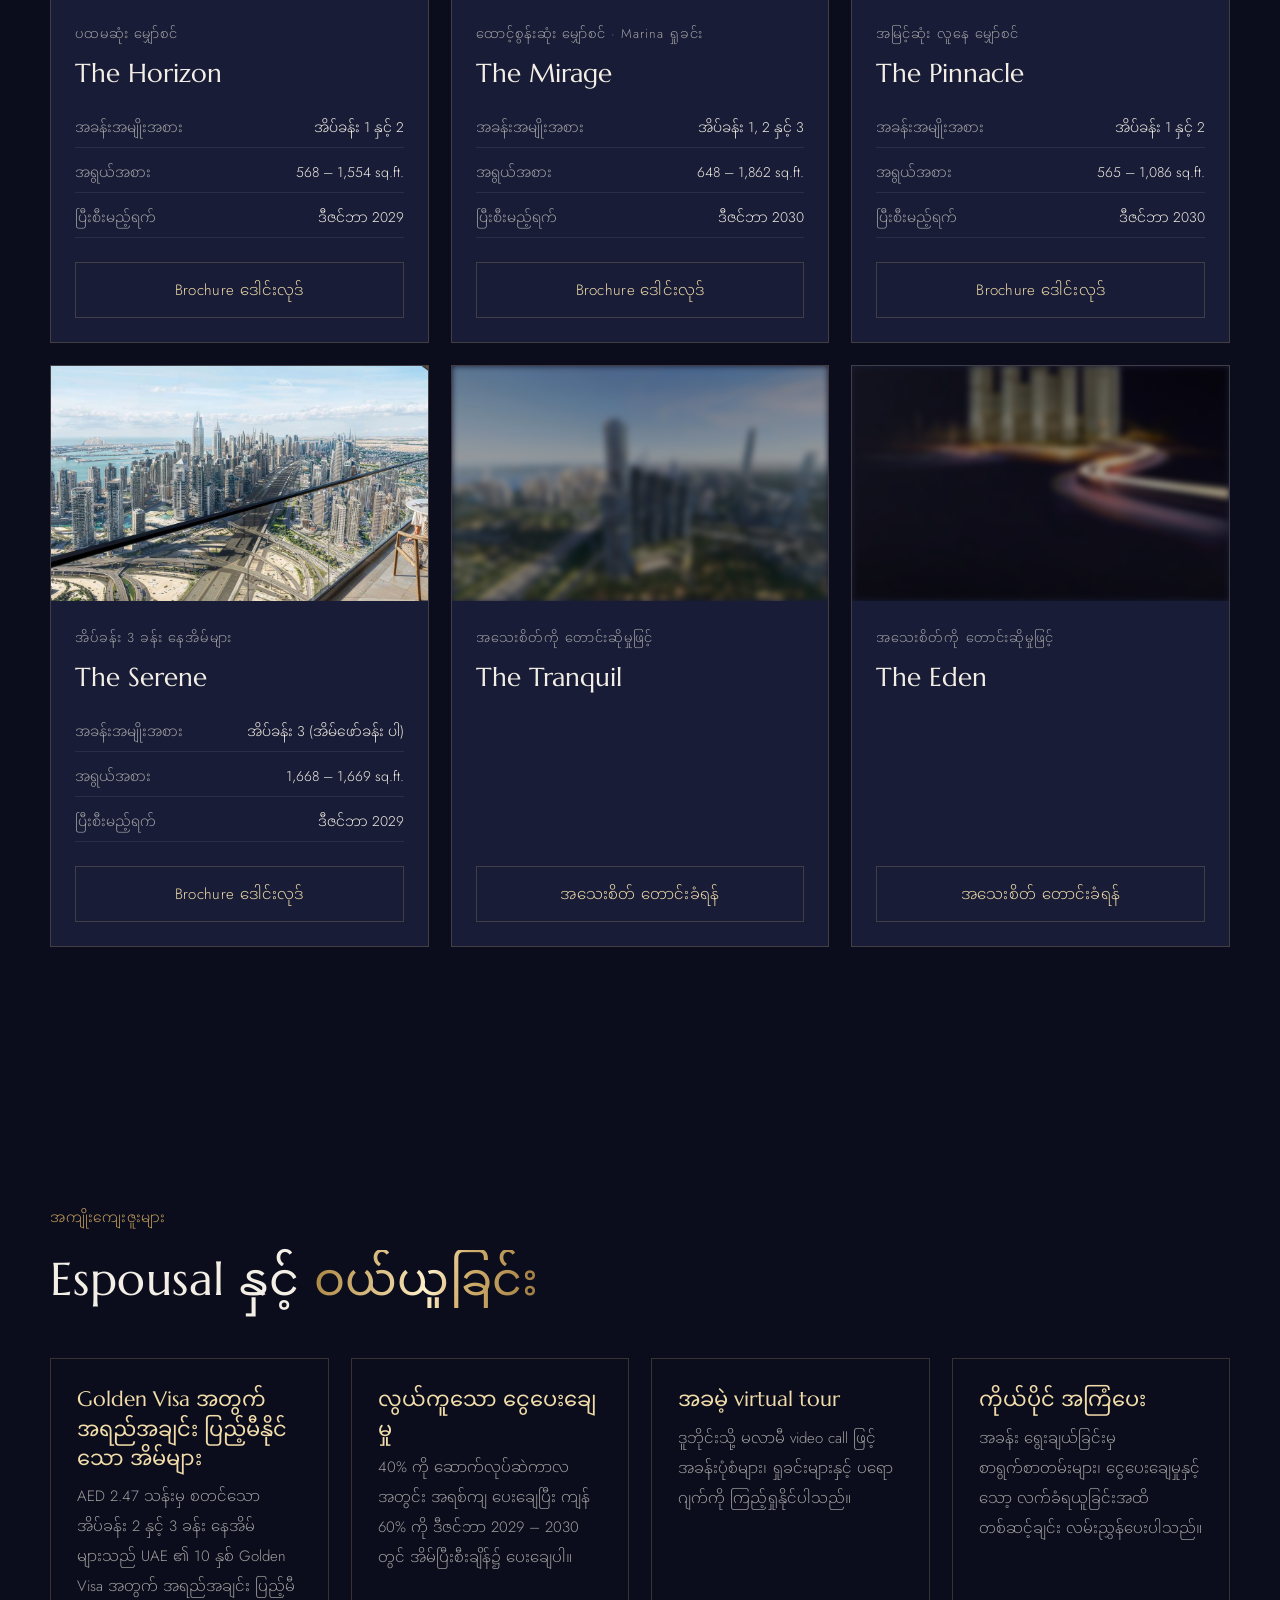
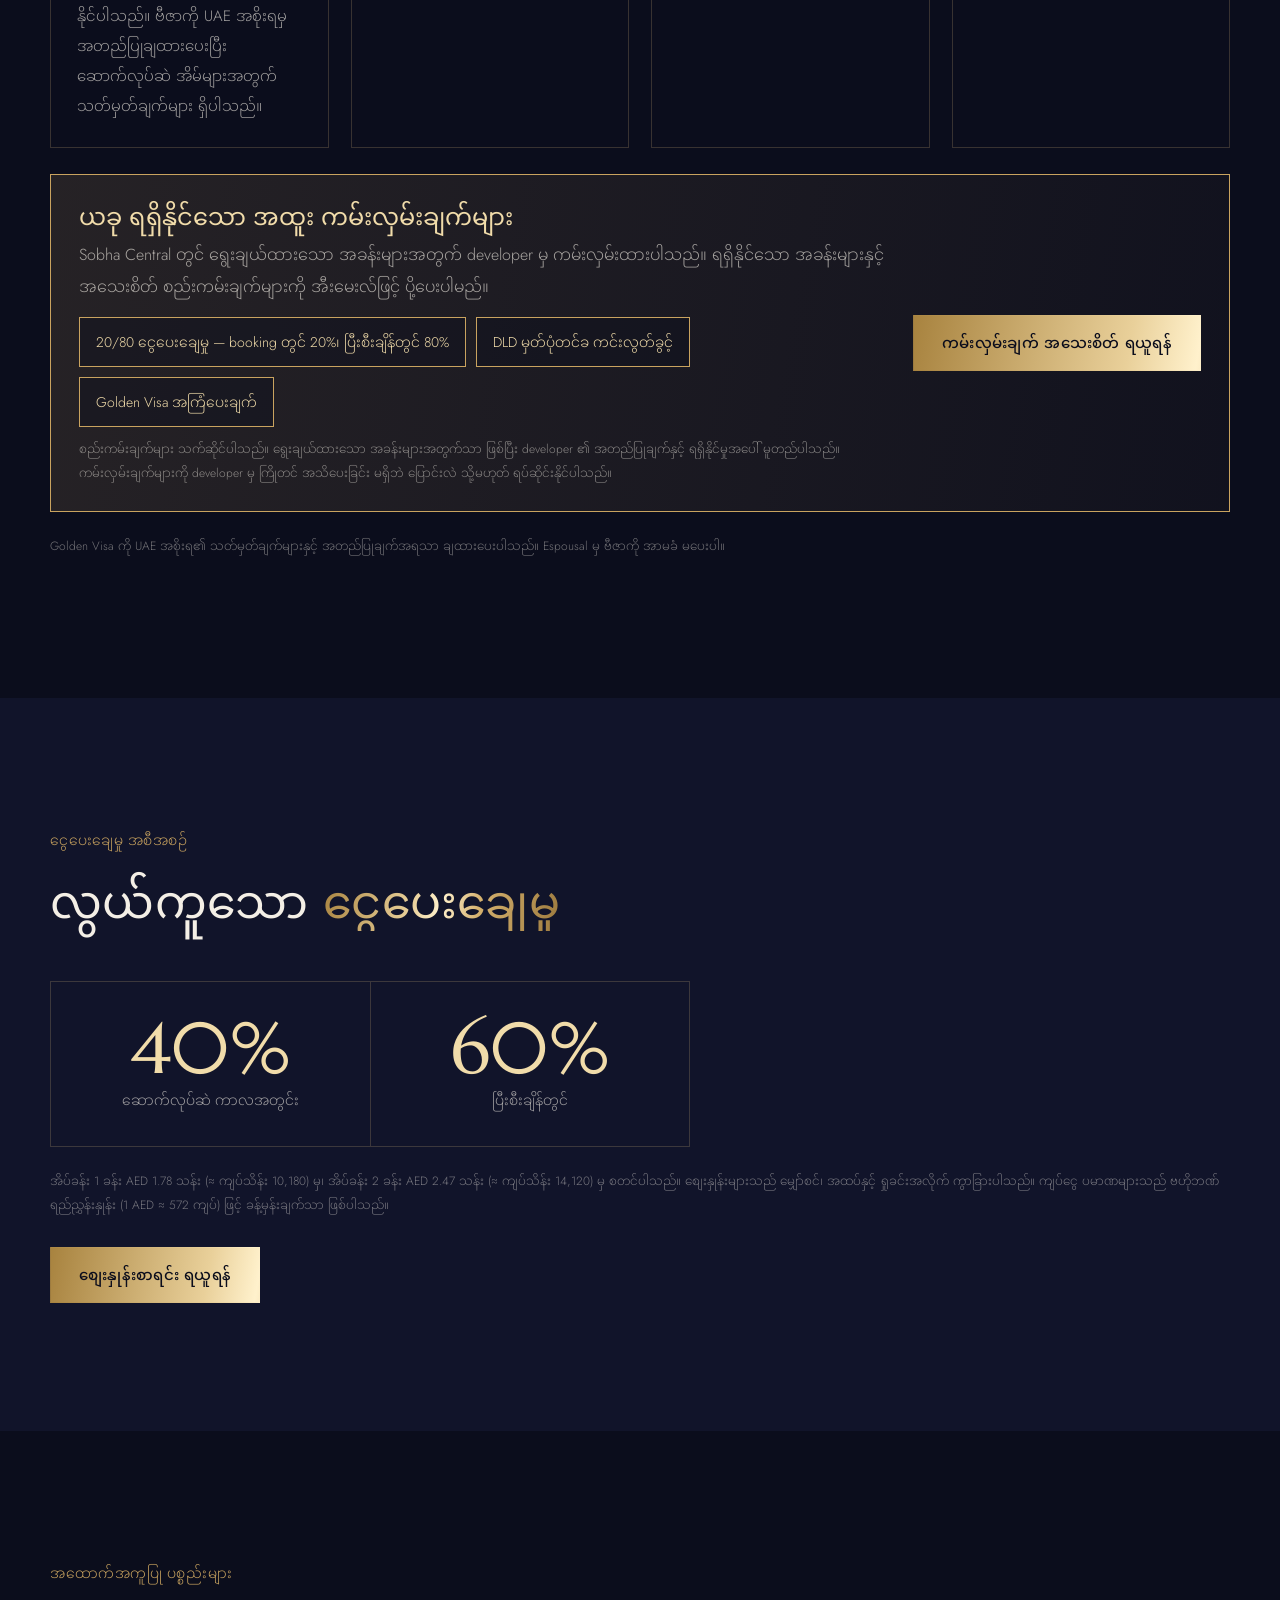
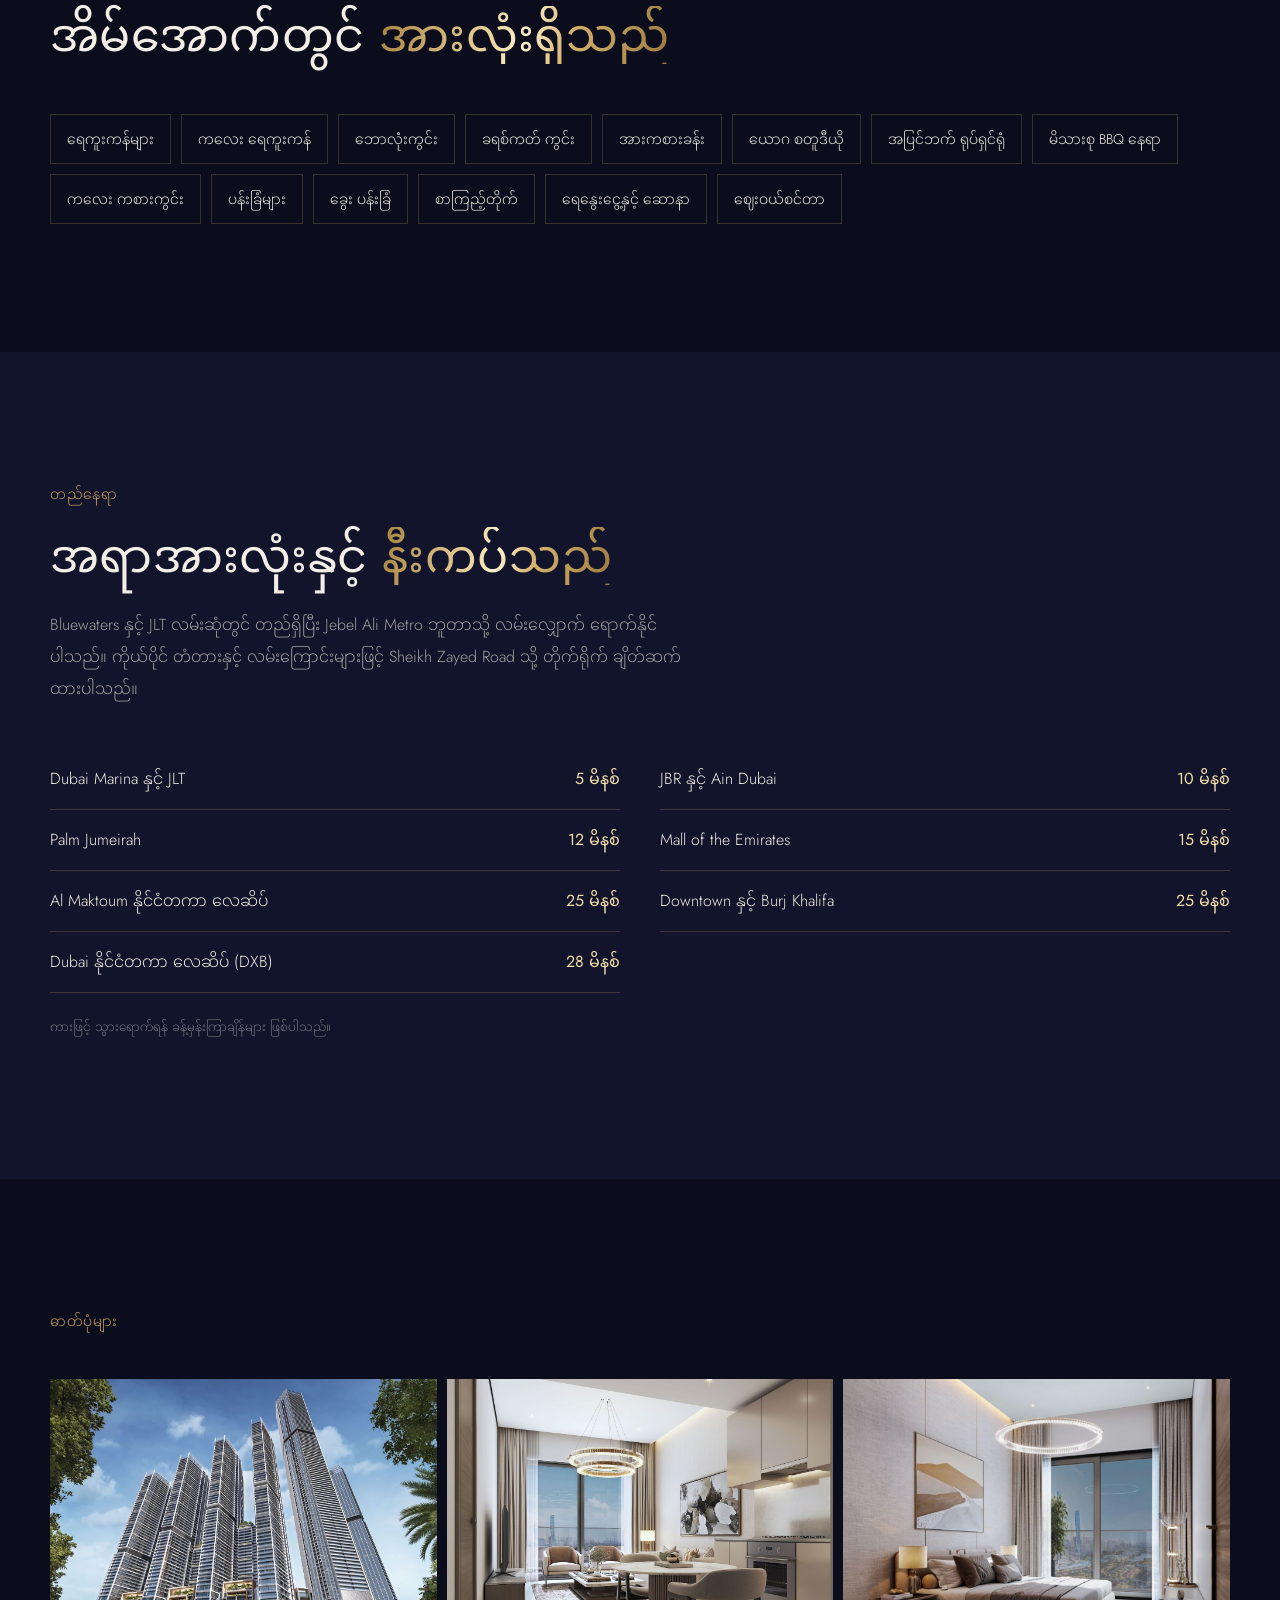
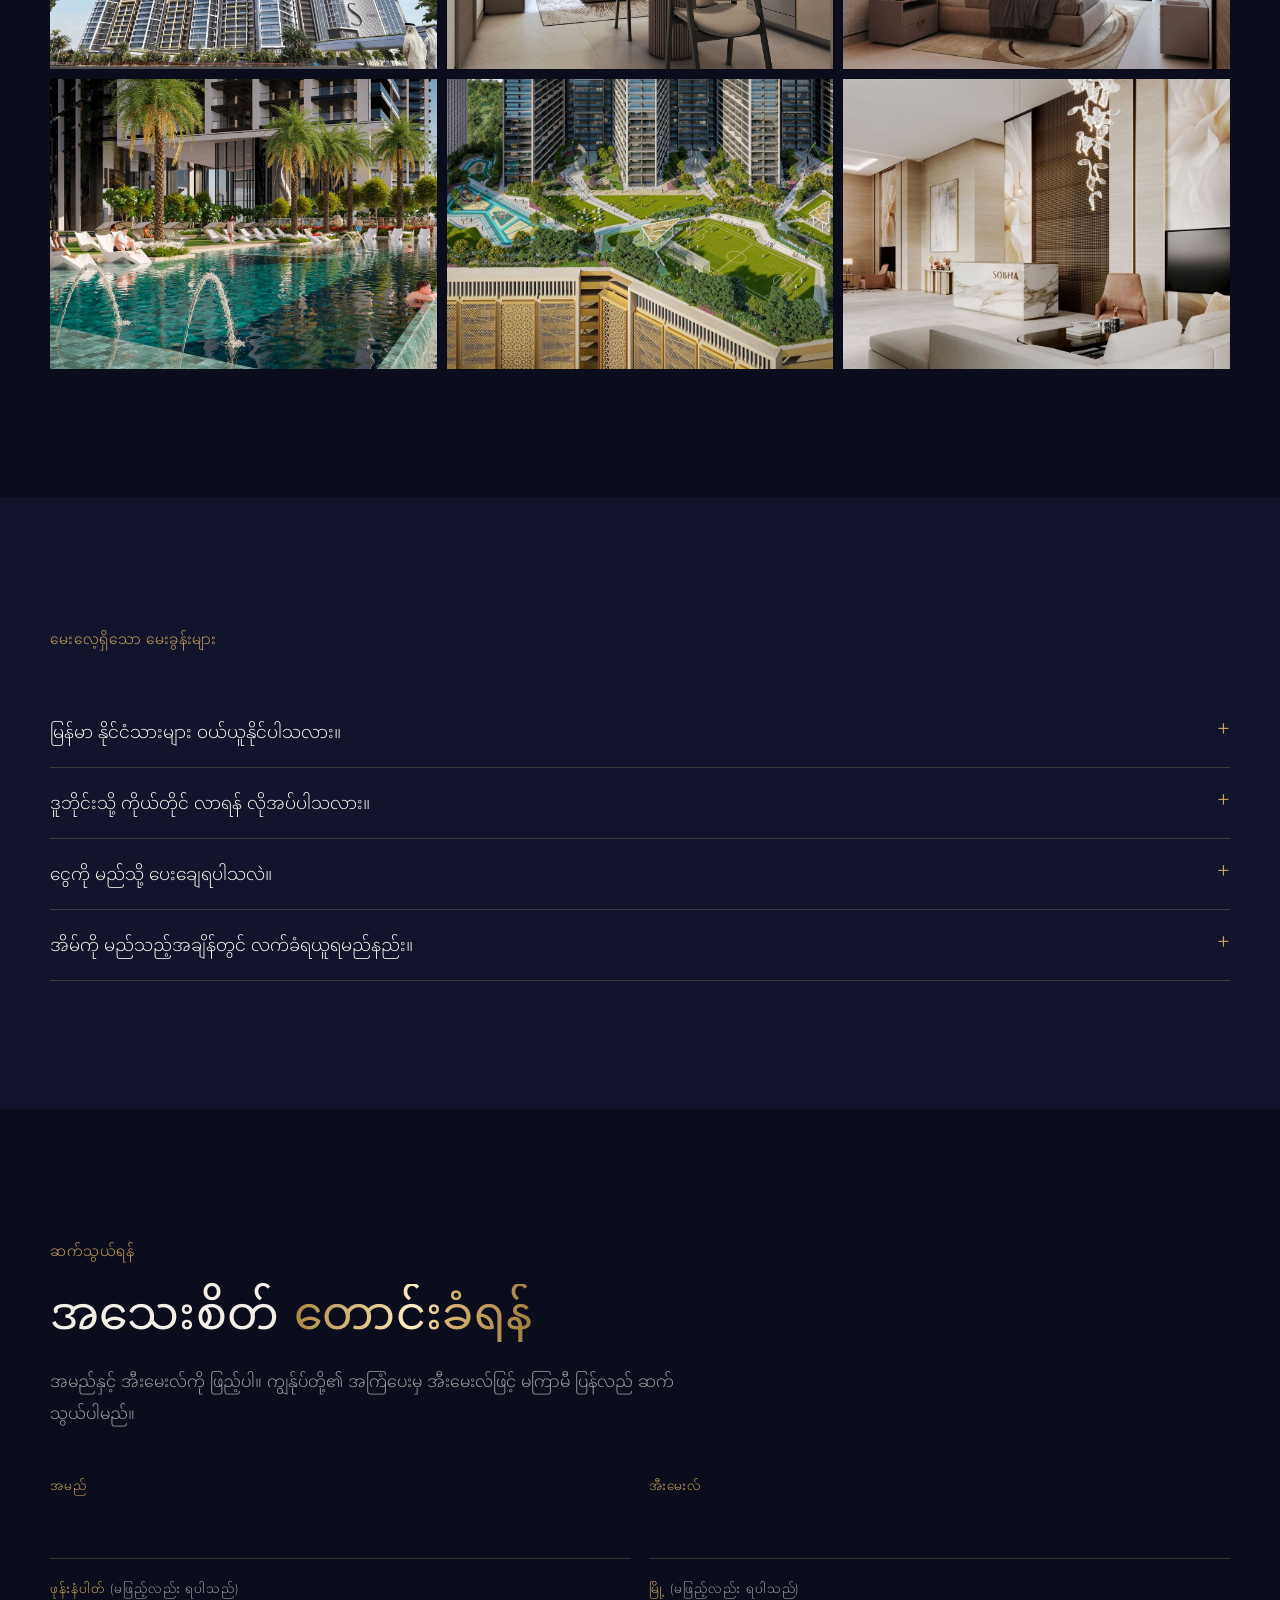
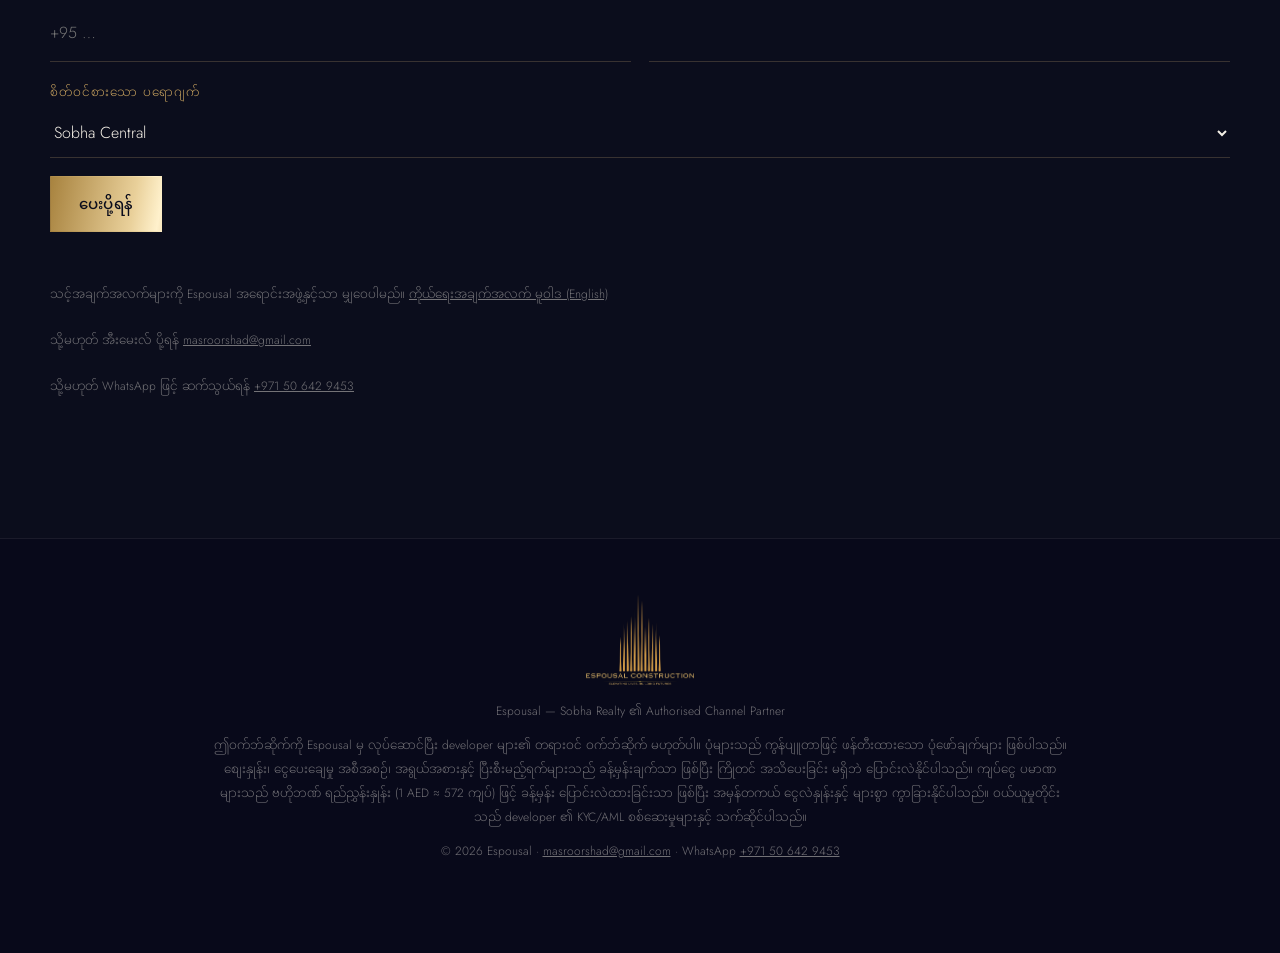
<file: sobha-central.html>
<!doctype html>
<html lang="my">
<head>
  <meta charset="utf-8">
  <meta name="viewport" content="width=device-width, initial-scale=1">
  <title>Sobha Central | Sheikh Zayed Road, ဒူဘိုင်း | Espousal</title>
  <meta name="description" content="Sobha Central — Sheikh Zayed Road ပေါ်ရှိ Sobha Realty ၏ မျှော်စင် 6 ခု။ AED 1.78 သန်းမှ စတင်။ 40% ဆောက်လုပ်ဆဲကာလ၊ 60% ပြီးစီးချိန်။">
  <link rel="canonical" href="https://mm.espousalconstruction.com/sobha-central.html">
  <link rel="alternate" hreflang="my" href="https://mm.espousalconstruction.com/sobha-central.html">
  <link rel="alternate" hreflang="en" href="https://mm.espousalconstruction.com/en/sobha-central.html">
  <meta property="og:title" content="Sobha Central | Sheikh Zayed Road, ဒူဘိုင်း | Espousal">
  <meta property="og:description" content="Sobha Central — Sheikh Zayed Road ပေါ်ရှိ Sobha Realty ၏ မျှော်စင် 6 ခု။ AED 1.78 သန်းမှ စတင်။ 40% ဆောက်လုပ်ဆဲကာလ၊ 60% ပြီးစီးချိန်။">
  <meta property="og:image" content="https://mm.espousalconstruction.com/assets/img/hero-aerial.jpg">
  <meta name="theme-color" content="#0b0d1c">
  <link rel="preconnect" href="https://fonts.googleapis.com">
  <link rel="preconnect" href="https://fonts.gstatic.com" crossorigin>
  <link href="https://fonts.googleapis.com/css2?family=Marcellus&family=Jost:wght@300;400;500&family=Noto+Sans+Myanmar:wght@300;400;500&display=swap" rel="stylesheet">
  <link rel="stylesheet" href="/assets/mm.css?v=20261030a">
  <!-- Meta Pixel Code -->
  <script>
  !function(f,b,e,v,n,t,s){if(f.fbq)return;n=f.fbq=function(){n.callMethod?n.callMethod.apply(n,arguments):n.queue.push(arguments)};if(!f._fbq)f._fbq=n;n.push=n;n.loaded=!0;n.version='2.0';n.queue=[];t=b.createElement(e);t.async=!0;t.src=v;s=b.getElementsByTagName(e)[0];s.parentNode.insertBefore(t,s)}(window,document,'script','https://connect.facebook.net/en_US/fbevents.js');
  fbq('init', '806806699194177');
  fbq('track', 'PageView');
  </script>
  <noscript><img height="1" width="1" style="display:none" alt="" src="https://www.facebook.com/tr?id=806806699194177&ev=PageView&noscript=1"></noscript>
  <!-- End Meta Pixel Code -->
</head>
<body>
<header class="nav">
  <a class="nav__brand" href="/" aria-label="Espousal"><img src="/assets/img/espousal-lockup.png" alt="Espousal Construction" width="330" height="36"></a>
  <nav class="nav__links" id="navLinks"><a href="/">← ပရောဂျက်များ အားလုံး</a><a href="#towers">မျှော်စင်များ</a><a href="#plan">ငွေပေးချေမှု</a><a href="#location">တည်နေရာ</a><a href="#faq">မေးလေ့ရှိသော မေးခွန်းများ</a><a href="#contact">ဆက်သွယ်ရန်</a></nav>
  <div class="lang" aria-label="Language"><a href="/sobha-central.html" class="is-on" hreflang="my">မြန်မာ</a><a href="/en/sobha-central.html" hreflang="en">English</a></div>
  <button class="nav__burger" id="burger" aria-label="Menu" aria-expanded="false"><span></span><span></span></button>
</header>

<section class="hero" id="top">
  <div class="hero__bg"><img src="/assets/img/hero-aerial.jpg" alt=""></div>
  <div class="wrap hero__in">
    <p class="eyebrow">Sobha Realty · Sheikh Zayed Road · ဒူဘိုင်း</p>
    <h1>Sobha <span class="gold">Central</span></h1>
    <p class="hero__tag">အားလုံး ချိတ်ဆက်ရာ နေရာ</p>
    <p class="sub">ဒူဘိုင်း၏ အထင်ကရ Sheikh Zayed Road ပေါ်တွင် အချင်းချင်း ချိတ်ဆက်ထားသော မျှော်စင် 6 ခု — မြင့်မားသော ပန်းခြံများ၊ ဈေးဝယ်စင်တာနှင့် ရုံးခန်းများကို နေရာတစ်ခုတည်းတွင် ရရှိနိုင်ပါသည်။</p>
    <div class="hero__price"><span>စတင် စျေးနှုန်း</span><b>AED 1.78M</b><span>≈ ကျပ်သိန်း 10,180</span><i></i><span>40% ဆောက်လုပ်ဆဲ · 60% ပြီးစီးချိန်</span></div>
    <div class="hero__actions">
      <button class="btn btn--gold" data-enquire="price-list" data-item="Sobha Central">စျေးနှုန်းစာရင်း ရယူရန်</button>
      <button class="btn btn--line" data-enquire="brochure" data-item="Sobha Central" data-brochure="sobha-central">Brochure ဒေါင်းလုဒ်</button>
    </div>
  </div>
</section>

<div class="wrap"><div class="facts"><div><b>6</b><span>မျှော်စင်</span></div><div><b>G+94</b><span>အမြင့်ဆုံး မျှော်စင်</span></div><div><b>175K</b><span>sq.ft. ရုံးခန်းနေရာ</span></div><div><b>2029–30</b><span>ပြီးစီးမည့်နှစ်</span></div></div></div>

<section class="section" id="towers">
  <div class="wrap">
    <div class="head"><p class="eyebrow">မျှော်စင်များ</p><h2 class="title">မျှော်စင် 6 ခု။ <span class="gold">လိပ်စာ တစ်ခု။</span></h2><p class="sub">မျှော်စင်တစ်ခုစီတွင် ကိုယ်ပိုင် ရှုခင်း၊ အခန်းအမျိုးအစားနှင့် ပြီးစီးမည့်ရက် ရှိပါသည်။</p></div>
    <div class="grid grid--3"><article class="card tower">
        <div class="card__img"><img src="/assets/img/towers/tower-horizon.jpg" alt="The Horizon" loading="lazy"></div>
        <div class="card__body">
          <p class="card__meta">ပထမဆုံး မျှော်စင်</p><h3>The Horizon</h3>
          <dl><div><dt>အခန်းအမျိုးအစား</dt><dd>အိပ်ခန်း 1 နှင့် 2</dd></div><div><dt>အရွယ်အစား</dt><dd>568 – 1,554 sq.ft.</dd></div><div><dt>ပြီးစီးမည့်ရက်</dt><dd>ဒီဇင်ဘာ 2029</dd></div></dl>
          <button class="btn btn--line" data-enquire="brochure" data-item="The Horizon" data-brochure="horizon">Brochure ဒေါင်းလုဒ်</button>
        </div>
      </article><article class="card tower">
        <div class="card__img"><img src="/assets/img/towers/tower-mirage.jpg" alt="The Mirage" loading="lazy"></div>
        <div class="card__body">
          <p class="card__meta">ထောင့်စွန်းဆုံး မျှော်စင် · Marina ရှုခင်း</p><h3>The Mirage</h3>
          <dl><div><dt>အခန်းအမျိုးအစား</dt><dd>အိပ်ခန်း 1, 2 နှင့် 3</dd></div><div><dt>အရွယ်အစား</dt><dd>648 – 1,862 sq.ft.</dd></div><div><dt>ပြီးစီးမည့်ရက်</dt><dd>ဒီဇင်ဘာ 2030</dd></div></dl>
          <button class="btn btn--line" data-enquire="brochure" data-item="The Mirage" data-brochure="mirage">Brochure ဒေါင်းလုဒ်</button>
        </div>
      </article><article class="card tower">
        <div class="card__img"><img src="/assets/img/towers/tower-pinnacle.jpg" alt="The Pinnacle" loading="lazy"></div>
        <div class="card__body">
          <p class="card__meta">အမြင့်ဆုံး လူနေ မျှော်စင်</p><h3>The Pinnacle</h3>
          <dl><div><dt>အခန်းအမျိုးအစား</dt><dd>အိပ်ခန်း 1 နှင့် 2</dd></div><div><dt>အရွယ်အစား</dt><dd>565 – 1,086 sq.ft.</dd></div><div><dt>ပြီးစီးမည့်ရက်</dt><dd>ဒီဇင်ဘာ 2030</dd></div></dl>
          <button class="btn btn--line" data-enquire="brochure" data-item="The Pinnacle" data-brochure="pinnacle">Brochure ဒေါင်းလုဒ်</button>
        </div>
      </article><article class="card tower">
        <div class="card__img"><img src="/assets/img/towers/tower-serene.jpg" alt="The Serene" loading="lazy"></div>
        <div class="card__body">
          <p class="card__meta">အိပ်ခန်း 3 ခန်း နေအိမ်များ</p><h3>The Serene</h3>
          <dl><div><dt>အခန်းအမျိုးအစား</dt><dd>အိပ်ခန်း 3 (အိမ်ဖော်ခန်း ပါ)</dd></div><div><dt>အရွယ်အစား</dt><dd>1,668 – 1,669 sq.ft.</dd></div><div><dt>ပြီးစီးမည့်ရက်</dt><dd>ဒီဇင်ဘာ 2029</dd></div></dl>
          <button class="btn btn--line" data-enquire="brochure" data-item="The Serene" data-brochure="serene">Brochure ဒေါင်းလုဒ်</button>
        </div>
      </article><article class="card tower tower--req">
        <div class="card__img"><img src="/assets/img/towers/tower-tranquil.jpg" alt="The Tranquil" loading="lazy"></div>
        <div class="card__body"><p class="card__meta">အသေးစိတ်ကို တောင်းဆိုမှုဖြင့်</p><h3>The Tranquil</h3>
          <button class="btn btn--line" data-enquire="general" data-item="The Tranquil">အသေးစိတ် တောင်းခံရန်</button></div>
      </article><article class="card tower tower--req">
        <div class="card__img"><img src="/assets/img/towers/../towers-night.jpg" alt="The Eden" loading="lazy"></div>
        <div class="card__body"><p class="card__meta">အသေးစိတ်ကို တောင်းဆိုမှုဖြင့်</p><h3>The Eden</h3>
          <button class="btn btn--line" data-enquire="general" data-item="The Eden">အသေးစိတ် တောင်းခံရန်</button></div>
      </article></div>
  </div>
</section>

<section class="section" id="benefits">
  <div class="wrap">
    <div class="head"><p class="eyebrow">အကျိုးကျေးဇူးများ</p><h2 class="title">Espousal နှင့် <span class="gold">ဝယ်ယူခြင်း</span></h2></div>
    <div class="grid grid--4"><div class="feature"><h3>Golden Visa အတွက် အရည်အချင်း ပြည့်မီနိုင်သော အိမ်များ</h3><p>AED 2.47 သန်းမှ စတင်သော အိပ်ခန်း 2 နှင့် 3 ခန်း နေအိမ်များသည် UAE ၏ 10 နှစ် Golden Visa အတွက် အရည်အချင်း ပြည့်မီနိုင်ပါသည်။ ဗီဇာကို UAE အစိုးရမှ အတည်ပြုချထားပေးပြီး ဆောက်လုပ်ဆဲ အိမ်များအတွက် သတ်မှတ်ချက်များ ရှိပါသည်။</p></div><div class="feature"><h3>လွယ်ကူသော ငွေပေးချေမှု</h3><p>40% ကို ဆောက်လုပ်ဆဲကာလအတွင်း အရစ်ကျ ပေးချေပြီး ကျန် 60% ကို ဒီဇင်ဘာ 2029 – 2030 တွင် အိမ်ပြီးစီးချိန်၌ ပေးချေပါ။</p></div><div class="feature"><h3>အခမဲ့ virtual tour</h3><p>ဒူဘိုင်းသို့ မလာမီ video call ဖြင့် အခန်းပုံစံများ၊ ရှုခင်းများနှင့် ပရောဂျက်ကို ကြည့်ရှုနိုင်ပါသည်။</p></div><div class="feature"><h3>ကိုယ်ပိုင် အကြံပေး</h3><p>အခန်း ရွေးချယ်ခြင်းမှ စာရွက်စာတမ်းများ၊ ငွေပေးချေမှုနှင့် သော့ လက်ခံရယူခြင်းအထိ တစ်ဆင့်ချင်း လမ်းညွှန်ပေးပါသည်။</p></div></div>
    <div class="offer-box">
      <div><h3>ယခု ရရှိနိုင်သော အထူး ကမ်းလှမ်းချက်များ</h3><p>Sobha Central တွင် ရွေးချယ်ထားသော အခန်းများအတွက် developer မှ ကမ်းလှမ်းထားပါသည်။ ရရှိနိုင်သော အခန်းများနှင့် အသေးစိတ် စည်းကမ်းချက်များကို အီးမေးလ်ဖြင့် ပို့ပေးပါမည်။</p><div class="chips chips--offer"><span>20/80 ငွေပေးချေမှု — booking တွင် 20%၊ ပြီးစီးချိန်တွင် 80%</span><span>DLD မှတ်ပုံတင်ခ ကင်းလွတ်ခွင့်</span><span>Golden Visa အကြံပေးချက်</span></div><p class="offer-star">စည်းကမ်းချက်များ သက်ဆိုင်ပါသည်။ ရွေးချယ်ထားသော အခန်းများအတွက်သာ ဖြစ်ပြီး developer ၏ အတည်ပြုချက်နှင့် ရရှိနိုင်မှုအပေါ် မူတည်ပါသည်။ ကမ်းလှမ်းချက်များကို developer မှ ကြိုတင် အသိပေးခြင်း မရှိဘဲ ပြောင်းလဲ သို့မဟုတ် ရပ်ဆိုင်းနိုင်ပါသည်။</p></div>
      <button class="btn btn--gold" data-enquire="offers" data-item="Sobha Central">ကမ်းလှမ်းချက် အသေးစိတ် ရယူရန်</button>
    </div>
    <p class="note">Golden Visa ကို UAE အစိုးရ၏ သတ်မှတ်ချက်များနှင့် အတည်ပြုချက်အရသာ ချထားပေးပါသည်။ Espousal မှ ဗီဇာကို အာမခံ မပေးပါ။</p>
  </div>
</section>

<section class="section section--alt" id="plan">
  <div class="wrap">
    <div class="head"><p class="eyebrow">ငွေပေးချေမှု အစီအစဉ်</p><h2 class="title">လွယ်ကူသော <span class="gold">ငွေပေးချေမှု</span></h2></div>
    <div class="plan"><div><b>40%</b><span>ဆောက်လုပ်ဆဲ ကာလအတွင်း</span></div><div><b>60%</b><span>ပြီးစီးချိန်တွင်</span></div></div>
    <p class="note">အိပ်ခန်း 1 ခန်း AED 1.78 သန်း (≈ ကျပ်သိန်း 10,180) မှ၊ အိပ်ခန်း 2 ခန်း AED 2.47 သန်း (≈ ကျပ်သိန်း 14,120) မှ စတင်ပါသည်။ စျေးနှုန်းများသည် မျှော်စင်၊ အထပ်နှင့် ရှုခင်းအလိုက် ကွာခြားပါသည်။ ကျပ်ငွေ ပမာဏများသည် ဗဟိုဘဏ် ရည်ညွှန်းနှုန်း (1 AED ≈ 572 ကျပ်) ဖြင့် ခန့်မှန်းချက်သာ ဖြစ်ပါသည်။</p>
    <div class="hero__actions"><button class="btn btn--gold" data-enquire="price-list" data-item="Sobha Central">စျေးနှုန်းစာရင်း ရယူရန်</button></div>
  </div>
</section>

<section class="section" id="amenities">
  <div class="wrap">
    <div class="head"><p class="eyebrow">အထောက်အကူပြု ပစ္စည်းများ</p><h2 class="title">အိမ်အောက်တွင် <span class="gold">အားလုံးရှိသည်</span></h2></div>
    <div class="chips"><span>ရေကူးကန်များ</span><span>ကလေး ရေကူးကန်</span><span>ဘောလုံးကွင်း</span><span>ခရစ်ကတ် ကွင်း</span><span>အားကစားခန်း</span><span>ယောဂ စတူဒီယို</span><span>အပြင်ဘက် ရုပ်ရှင်ရုံ</span><span>မိသားစု BBQ နေရာ</span><span>ကလေး ကစားကွင်း</span><span>ပန်းခြံများ</span><span>ခွေး ပန်းခြံ</span><span>စာကြည့်တိုက်</span><span>ရေနွေးငွေ့နှင့် ဆောနာ</span><span>ဈေးဝယ်စင်တာ</span></div>
  </div>
</section>

<section class="section section--alt" id="location">
  <div class="wrap">
    <div class="head"><p class="eyebrow">တည်နေရာ</p><h2 class="title">အရာအားလုံးနှင့် <span class="gold">နီးကပ်သည်</span></h2><p class="sub">Bluewaters နှင့် JLT လမ်းဆုံတွင် တည်ရှိပြီး Jebel Ali Metro ဘူတာသို့ လမ်းလျှောက် ရောက်နိုင်ပါသည်။ ကိုယ်ပိုင် တံတားနှင့် လမ်းကြောင်းများဖြင့် Sheikh Zayed Road သို့ တိုက်ရိုက် ချိတ်ဆက်ထားပါသည်။</p></div>
    <ul class="times"><li><span>Dubai Marina နှင့် JLT</span><b>5 မိနစ်</b></li><li><span>JBR နှင့် Ain Dubai</span><b>10 မိနစ်</b></li><li><span>Palm Jumeirah</span><b>12 မိနစ်</b></li><li><span>Mall of the Emirates</span><b>15 မိနစ်</b></li><li><span>Al Maktoum နိုင်ငံတကာ လေဆိပ်</span><b>25 မိနစ်</b></li><li><span>Downtown နှင့် Burj Khalifa</span><b>25 မိနစ်</b></li><li><span>Dubai နိုင်ငံတကာ လေဆိပ် (DXB)</span><b>28 မိနစ်</b></li></ul>
    <p class="note">ကားဖြင့် သွားရောက်ရန် ခန့်မှန်းကြာချိန်များ ဖြစ်ပါသည်။</p>
  </div>
</section>

<section class="section" id="gallery">
  <div class="wrap">
    <div class="head"><p class="eyebrow">ဓာတ်ပုံများ</p></div>
    <div class="gal"><img src="/assets/img/towers/tower-horizon.jpg" alt="Sobha Central" loading="lazy"><img src="/assets/img/towers/g-living-1br.jpg" alt="Living" loading="lazy"><img src="/assets/img/bedroom.jpg" alt="Bedroom" loading="lazy"><img src="/assets/img/pool.jpg" alt="Pool" loading="lazy"><img src="/assets/img/towers/g-park.jpg" alt="Parks" loading="lazy"><img src="/assets/img/towers/g-lobby.jpg" alt="Lobby" loading="lazy"></div>
  </div>
</section>

<section class="section section--alt" id="faq">
  <div class="wrap">
    <div class="head"><p class="eyebrow">မေးလေ့ရှိသော မေးခွန်းများ</p></div>
    <div class="faq"><details><summary>မြန်မာ နိုင်ငံသားများ ဝယ်ယူနိုင်ပါသလား။</summary><p>ဒူဘိုင်း၏ သတ်မှတ်ထားသော ဒေသများတွင် နိုင်ငံခြားသားများ freehold အိမ်ခြံမြေ ဝယ်ယူနိုင်ပါသည်။ ဝယ်ယူမှုတိုင်းသည် developer ၏ ကိုယ်ရေးအချက်အလက်နှင့် ငွေကြေးရင်းမြစ် စစ်ဆေးမှု (KYC/AML) နှင့် သက်ဆိုင်ပါသည်။ သင့်အတွက် လိုအပ်ချက်များကို ကျွန်ုပ်တို့၏ အကြံပေးမှ အတည်ပြုပေးပါမည်။</p></details><details><summary>ဒူဘိုင်းသို့ ကိုယ်တိုင် လာရန် လိုအပ်ပါသလား။</summary><p>အခန်းများကို video call ဖြင့် ကြည့်ရှုနိုင်ပါသည်။ booking နှင့် စာချုပ် လုပ်ထုံးလုပ်နည်းများကို developer ၏ လိုအပ်ချက်အတိုင်း ကျွန်ုပ်တို့၏ အကြံပေးမှ အသေးစိတ် ရှင်းပြပေးပါမည်။</p></details><details><summary>ငွေကို မည်သို့ ပေးချေရပါသလဲ။</summary><p>ငွေပေးချေမှုများကို developer ၏ တရားဝင် ဘဏ်အကောင့်သို့ တိုက်ရိုက် ပေးချေရပါသည်။ နိုင်ငံခြားသို့ ငွေလွှဲပြောင်းခြင်းဆိုင်ရာ သင့်နိုင်ငံ၏ စည်းမျဉ်းများကို ကြိုတင် စစ်ဆေးပါ။</p></details><details><summary>အိမ်ကို မည်သည့်အချိန်တွင် လက်ခံရယူရမည်နည်း။</summary><p>မျှော်စင်အလိုက် ကွာခြားပါသည် — The Horizon နှင့် The Serene သည် ဒီဇင်ဘာ 2029၊ The Mirage နှင့် The Pinnacle သည် ဒီဇင်ဘာ 2030 (ခန့်မှန်း ပြီးစီးမည့်ရက်) ဖြစ်ပါသည်။</p></details></div>
  </div>
</section>
<section class="section" id="contact">
  <div class="wrap">
    <div class="head"><p class="eyebrow">ဆက်သွယ်ရန်</p><h2 class="title">အသေးစိတ် <span class="gold">တောင်းခံရန်</span></h2><p class="sub">အမည်နှင့် အီးမေးလ်ကို ဖြည့်ပါ။ ကျွန်ုပ်တို့၏ အကြံပေးမှ အီးမေးလ်ဖြင့် မကြာမီ ပြန်လည် ဆက်သွယ်ပါမည်။</p></div>
    <form class="form form--2 js-enquiry" data-context="general" data-project="Sobha Central" novalidate>
      <label class="field"><span>အမည်</span><input name="name" type="text" autocomplete="name" required></label>
      <label class="field"><span>အီးမေးလ်</span><input name="email" type="email" autocomplete="email" required></label>
      <label class="field"><span>ဖုန်းနံပါတ် <em>(မဖြည့်လည်း ရပါသည်)</em></span><input name="phone" type="tel" autocomplete="tel" placeholder="+95 …"></label>
      <label class="field"><span>မြို့ <em>(မဖြည့်လည်း ရပါသည်)</em></span><input name="city" type="text" autocomplete="address-level2"></label>
      <label class="field full"><span>စိတ်ဝင်စားသော ပရောဂျက်</span><select name="project"><option>Sobha Central</option><option value="Not sure / Other">မသေချာသေးပါ / အခြား</option></select></label>
      <div class="full"><button class="btn btn--gold" type="submit">ပေးပို့ရန်</button></div>
      <p class="form-msg full" role="status" aria-live="polite"></p>
      <p class="privacy full">သင့်အချက်အလက်များကို Espousal အရောင်းအဖွဲ့နှင့်သာ မျှဝေပါမည်။ <a href="/privacy.html">ကိုယ်ရေးအချက်အလက် မူဝါဒ (English)</a></p>
    </form>
    <p class="note">သို့မဟုတ် အီးမေးလ် ပို့ရန် <a href="mailto:masroorshad@gmail.com" style="text-decoration:underline">masroorshad@gmail.com</a></p>
    <p class="note">သို့မဟုတ် WhatsApp ဖြင့် ဆက်သွယ်ရန် <a href="https://wa.me/971506429453?text=Hi%2C%20I%27m%20interested%20in%20Sobha%20Central%2C%20Dubai%20(Myanmar%20site).%20Please%20send%20me%20the%20price%20list%20and%20floor%20plans." target="_blank" rel="noopener" style="text-decoration:underline">+971 50 642 9453</a></p>
  </div>
</section>
<footer class="footer">
  <div class="wrap">
    <img src="/assets/img/espousal-logo.png" alt="Espousal Construction" width="220" height="182" loading="lazy">
    <p>Espousal — Sobha Realty ၏ Authorised Channel Partner</p>
    <p>ဤဝက်ဘ်ဆိုက်ကို Espousal မှ လုပ်ဆောင်ပြီး developer များ၏ တရားဝင် ဝက်ဘ်ဆိုက် မဟုတ်ပါ။ ပုံများသည် ကွန်ပျူတာဖြင့် ဖန်တီးထားသော ပုံဖော်ချက်များ ဖြစ်ပါသည်။ စျေးနှုန်း၊ ငွေပေးချေမှု အစီအစဉ်၊ အရွယ်အစားနှင့် ပြီးစီးမည့်ရက်များသည် ခန့်မှန်းချက်သာ ဖြစ်ပြီး ကြိုတင် အသိပေးခြင်း မရှိဘဲ ပြောင်းလဲနိုင်ပါသည်။ ကျပ်ငွေ ပမာဏများသည် ဗဟိုဘဏ် ရည်ညွှန်းနှုန်း (1 AED ≈ 572 ကျပ်) ဖြင့် ခန့်မှန်း ပြောင်းလဲထားခြင်းသာ ဖြစ်ပြီး အမှန်တကယ် ငွေလဲနှုန်းနှင့် များစွာ ကွာခြားနိုင်ပါသည်။ ဝယ်ယူမှုတိုင်းသည် developer ၏ KYC/AML စစ်ဆေးမှုများနှင့် သက်ဆိုင်ပါသည်။</p>
    <p>© <span id="yr">2026</span> Espousal · <a href="mailto:masroorshad@gmail.com">masroorshad@gmail.com</a> · WhatsApp <a href="https://wa.me/971506429453?text=Hi%2C%20I%27m%20interested%20in%20Sobha%20Central%2C%20Dubai%20(Myanmar%20site).%20Please%20send%20me%20the%20price%20list%20and%20floor%20plans." target="_blank" rel="noopener">+971 50 642 9453</a></p>
  </div>
</footer>

<a class="wa-float" href="https://wa.me/971506429453?text=Hi%2C%20I%27m%20interested%20in%20Sobha%20Central%2C%20Dubai%20(Myanmar%20site).%20Please%20send%20me%20the%20price%20list%20and%20floor%20plans." target="_blank" rel="noopener" aria-label="WhatsApp ဖြင့် မေးမြန်းရန်"><svg viewBox="0 0 24 24" width="26" height="26" fill="currentColor" aria-hidden="true"><path d="M17.5 14.4c-.3-.1-1.7-.8-2-.9-.3-.1-.5-.1-.7.1-.2.3-.8.9-.9 1.1-.2.2-.3.2-.6.1-.3-.1-1.2-.5-2.3-1.4-.9-.8-1.4-1.7-1.6-2-.2-.3 0-.5.1-.6l.4-.5c.1-.2.2-.3.3-.5.1-.2 0-.4 0-.5l-.9-2.2c-.2-.6-.5-.5-.7-.5h-.6c-.2 0-.5.1-.8.4-.3.3-1 1-1 2.4s1 2.8 1.2 3c.1.2 2 3.1 4.9 4.3 2.4 1 2.9.8 3.4.7.5-.1 1.7-.7 2-1.4.2-.7.2-1.2.2-1.4-.1-.1-.3-.2-.6-.3zM12 2a10 10 0 0 0-8.6 15.1L2 22l5-1.3A10 10 0 1 0 12 2zm0 18.2c-1.5 0-3-.4-4.2-1.2l-.3-.2-3 .8.8-2.9-.2-.3A8.2 8.2 0 1 1 12 20.2z"/></svg></a>

<div class="modal" id="modal" aria-hidden="true">
  <div class="modal__bg" data-close></div>
  <div class="modal__panel" role="dialog" aria-modal="true" aria-labelledby="modalTitle">
    <button class="modal__close" data-close aria-label="Close">×</button>
    <h3 id="modalTitle"></h3>
    <p class="sub" id="modalSub"></p>
    <form class="form js-enquiry" id="modalForm" data-context="general" data-project="Sobha Central" novalidate>
      <label class="field"><span>အမည်</span><input name="name" type="text" autocomplete="name" required></label>
      <label class="field"><span>အီးမေးလ်</span><input name="email" type="email" autocomplete="email" required></label>
      <label class="field"><span>ဖုန်းနံပါတ် <em>(မဖြည့်လည်း ရပါသည်)</em></span><input name="phone" type="tel" autocomplete="tel" placeholder="+95 …"></label>
      <button class="btn btn--gold btn--block" type="submit" id="modalSubmit">ပေးပို့ရန်</button>
      <p class="form-msg" role="status" aria-live="polite"></p>
      <p class="privacy">သင့်အချက်အလက်များကို Espousal အရောင်းအဖွဲ့နှင့်သာ မျှဝေပါမည်။ <a href="/privacy.html">ကိုယ်ရေးအချက်အလက် မူဝါဒ (English)</a></p>
    </form>
  </div>
</div>

<script>window.MM_TEXT = {"invalid": "အမည်နှင့် မှန်ကန်သော အီးမေးလ်ကို ဖြည့်ပေးပါ။", "sending": "ပေးပို့နေသည်…", "ok": "ကျေးဇူးတင်ပါသည်။ ကျွန်ုပ်တို့၏ အကြံပေးမှ အီးမေးလ်ဖြင့် မကြာမီ ဆက်သွယ်ပါမည်။", "okBrochure": "ကျေးဇူးတင်ပါသည်။ brochure ကို ဒေါင်းလုဒ် လုပ်နေပါပြီ။", "fail": "ယခု ပေးပို့၍ မရပါ။ ကျေးဇူးပြု၍ အီးမေးလ် ပို့ပေးပါ —", "contexts": {"general": {"title": "အသေးစိတ် တောင်းခံရန်", "sub": "အမည်နှင့် အီးမေးလ်ကို ဖြည့်ပါ။ ကျွန်ုပ်တို့၏ အကြံပေးမှ မကြာမီ ဆက်သွယ်ပါမည်။", "cta": "ပေးပို့ရန်", "subject": "General Enquiry"}, "price-list": {"title": "စျေးနှုန်းစာရင်း ရယူရန်", "sub": "နောက်ဆုံး စျေးနှုန်းစာရင်း၊ အခန်းပုံစံများနှင့် ငွေပေးချေမှု အစီအစဉ်ကို အီးမေးလ်ဖြင့် ပို့ပေးပါမည်။", "cta": "စျေးနှုန်းစာရင်း ပို့ပေးပါ", "subject": "Price List Request"}, "brochure": {"title": "Brochure ဒေါင်းလုဒ်", "sub": "အချက်အလက် ဖြည့်ပြီး ပေးပို့သည်နှင့် brochure ကို ချက်ချင်း ဒေါင်းလုဒ် လုပ်ပါမည်။", "cta": "ပေးပို့ပြီး ဒေါင်းလုဒ်", "subject": "Brochure Download"}, "offers": {"title": "လက်ရှိ ကမ်းလှမ်းချက်များ", "sub": "developer ၏ လက်ရှိ ကမ်းလှမ်းချက်များကို အီးမေးလ်ဖြင့် ပို့ပေးပါမည်။", "cta": "ကမ်းလှမ်းချက်များ ပို့ပေးပါ", "subject": "Current Offers Request"}, "notify": {"title": "ပရောဂျက်အသစ် အသိပေးချက်", "sub": "ပရောဂျက်အသစ်များ ထွက်ရှိသည်နှင့် အီးမေးလ်ဖြင့် ဦးစွာ အသိပေးပါမည်။", "cta": "စာရင်းသွင်းရန်", "subject": "New Projects Alert"}}};</script>
<script src="/assets/mm.js?v=20261030a"></script>
</body>
</html>
</file>
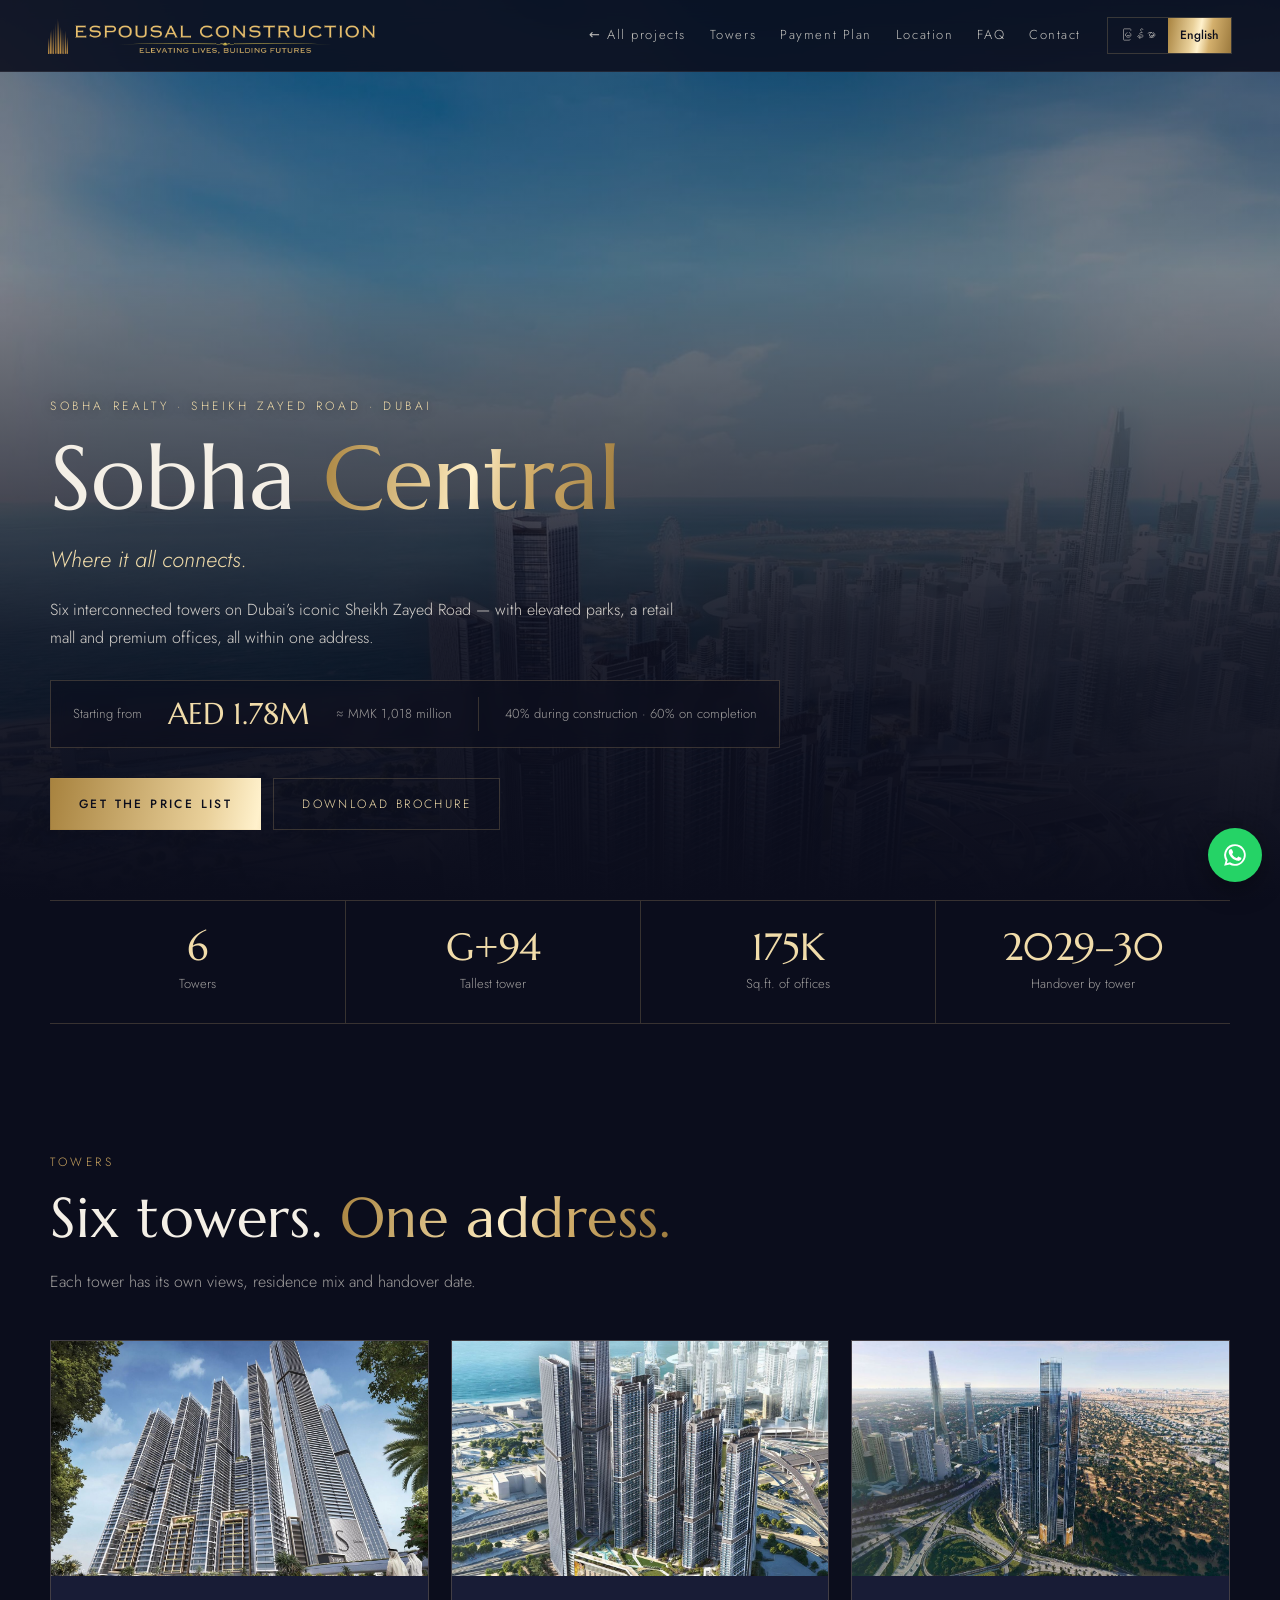
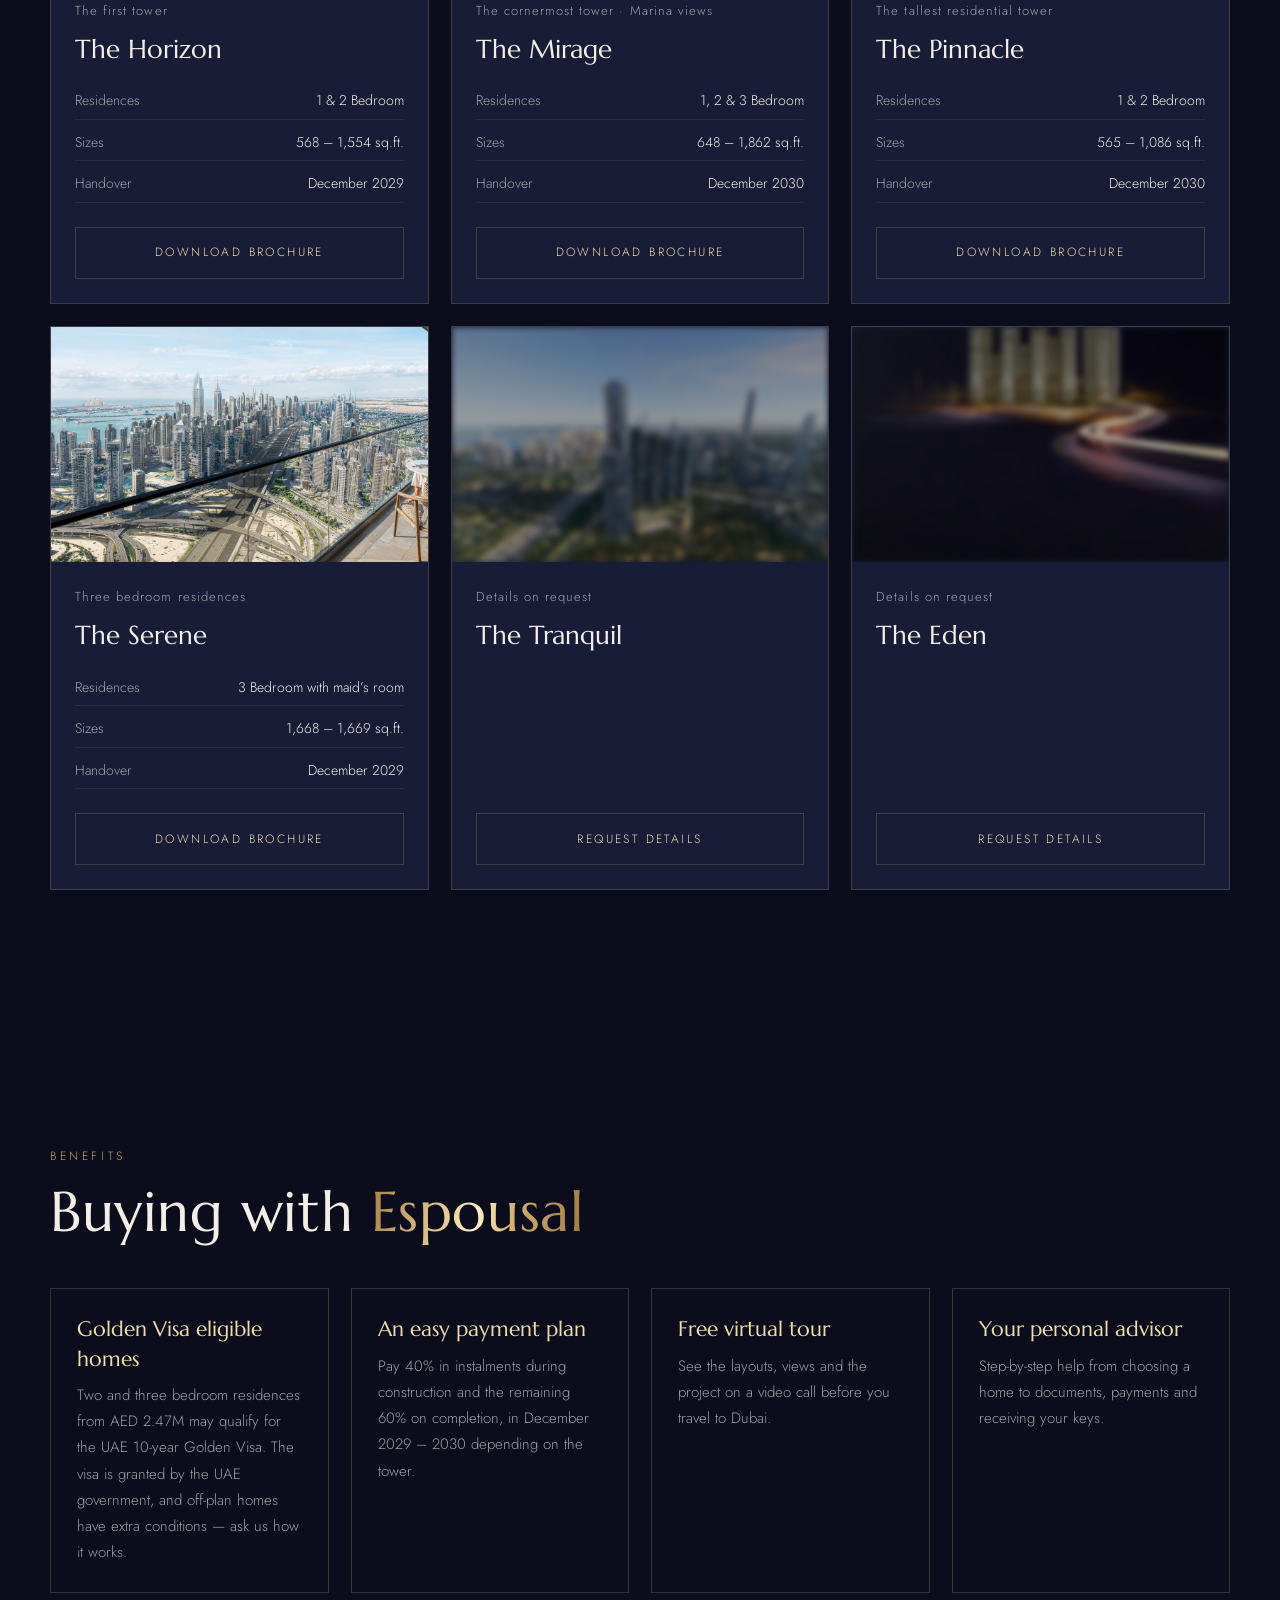
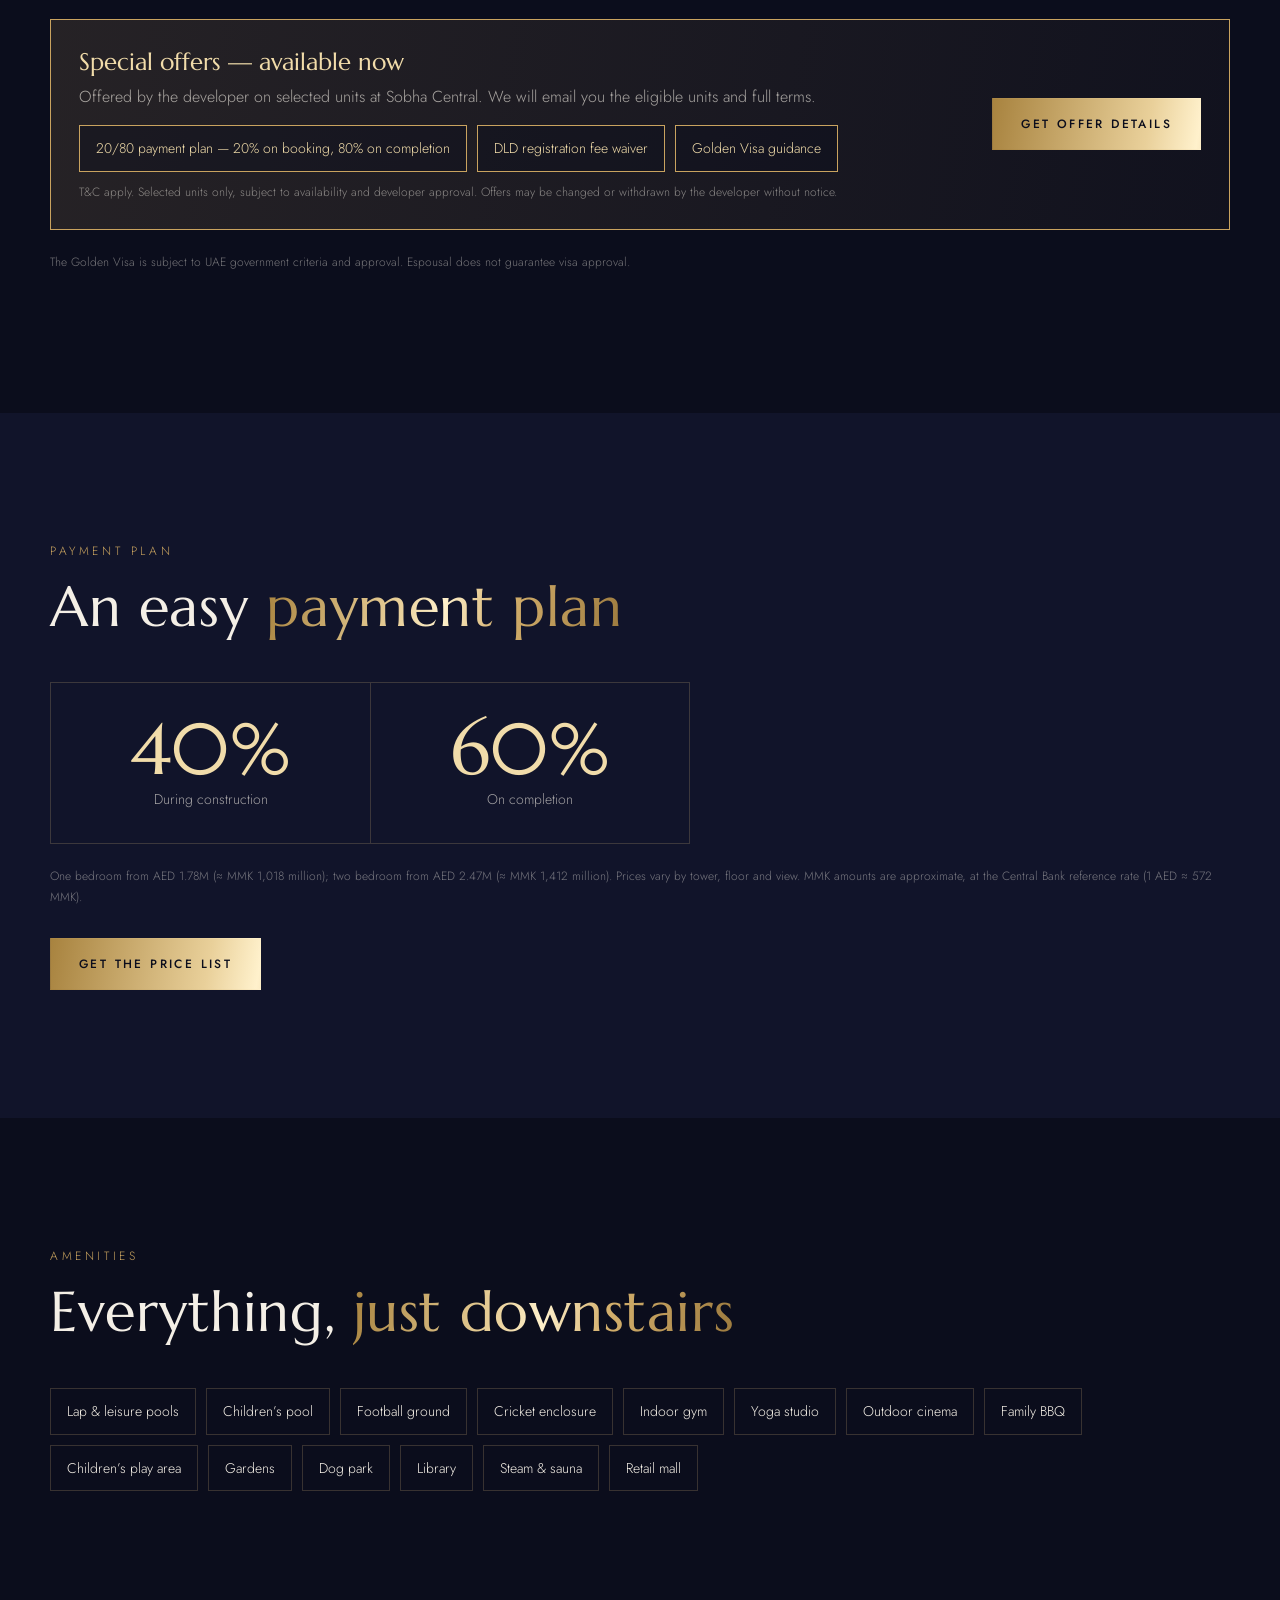
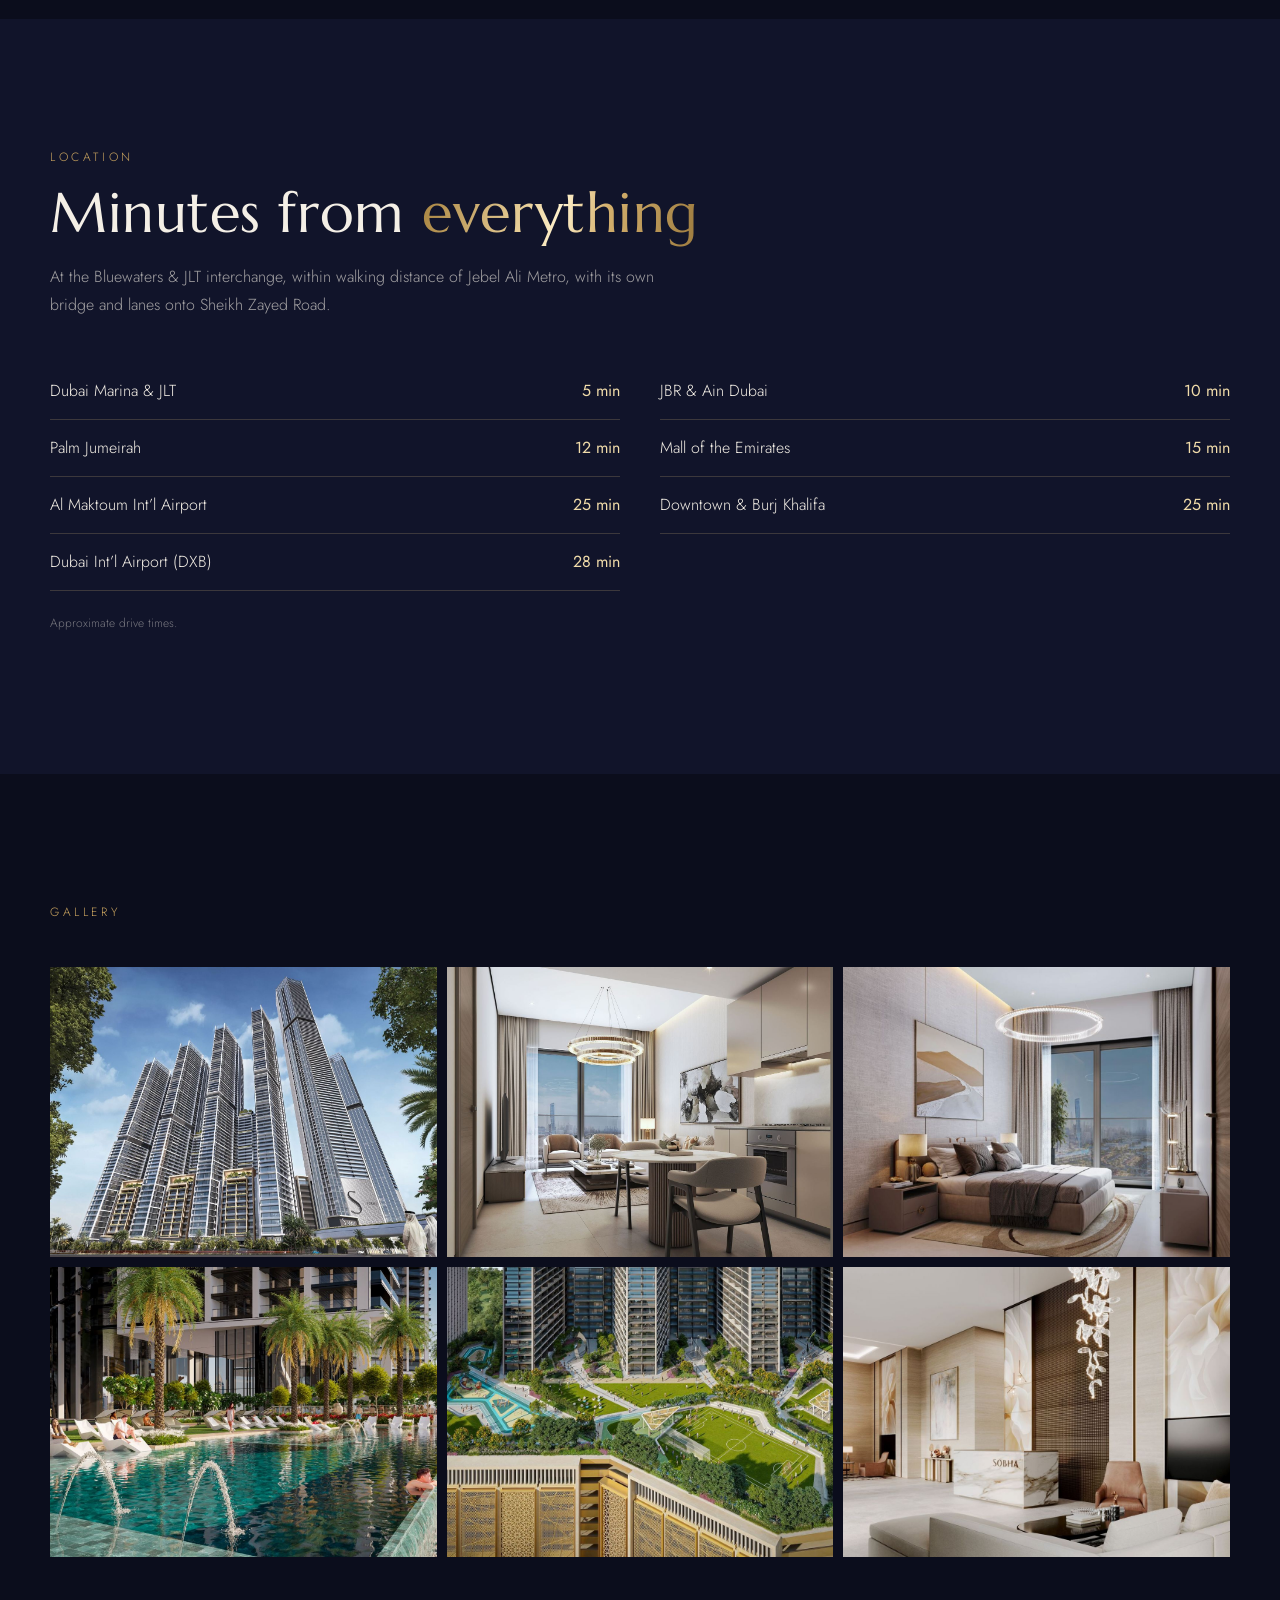
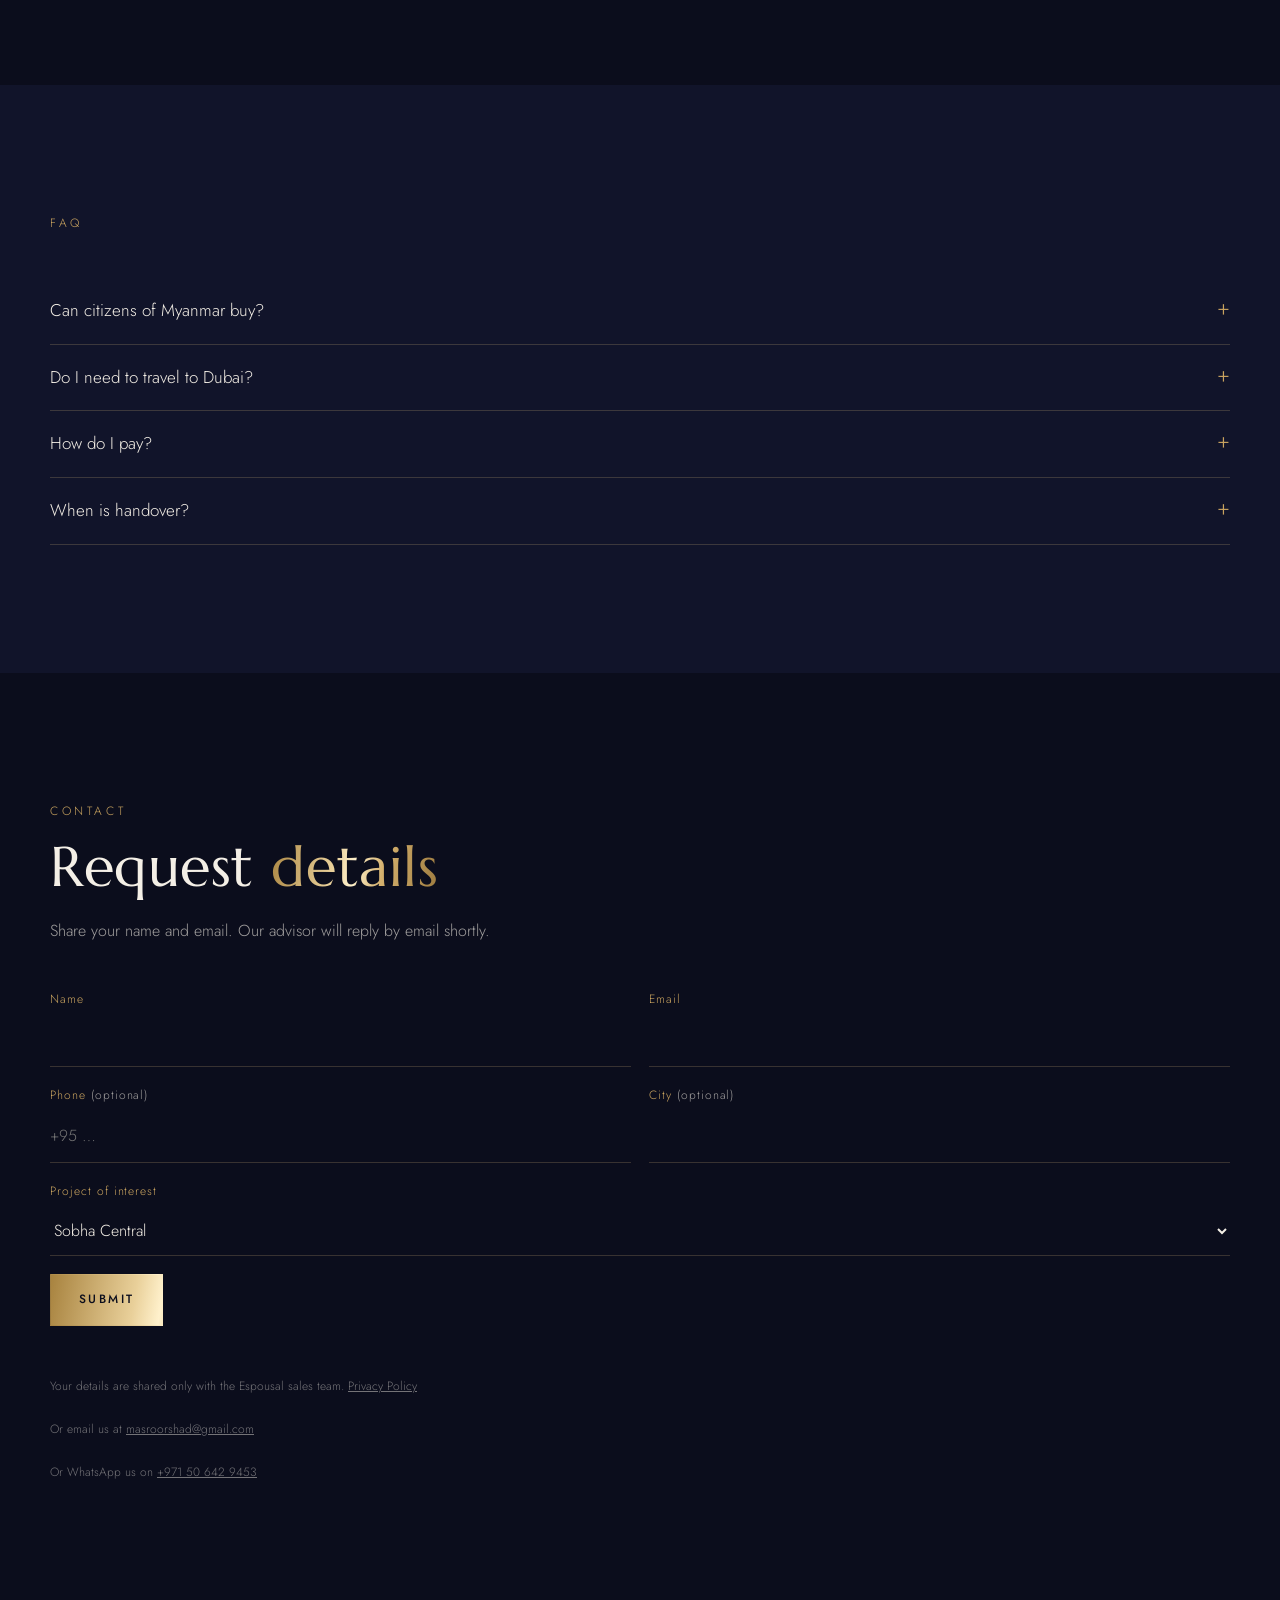
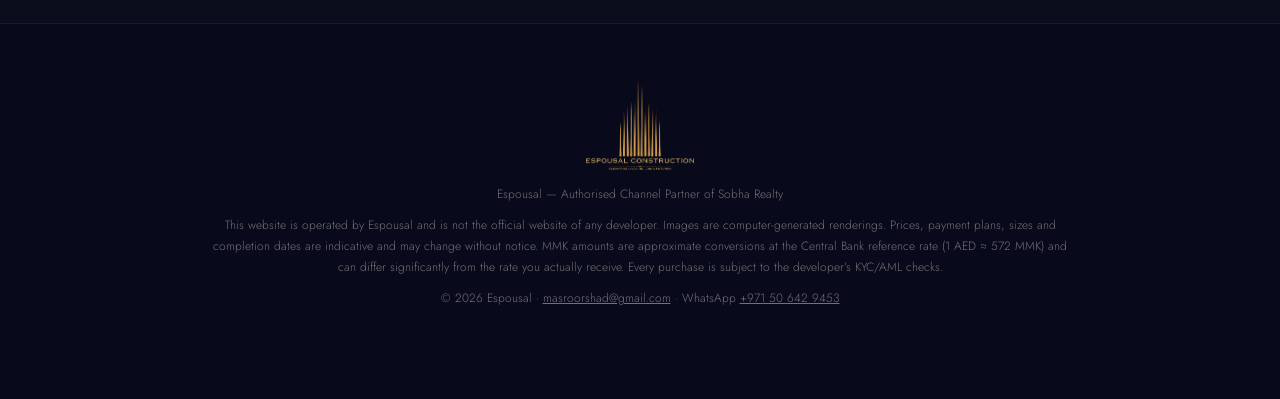
<file: en/sobha-central.html>
<!doctype html>
<html lang="en">
<head>
  <meta charset="utf-8">
  <meta name="viewport" content="width=device-width, initial-scale=1">
  <title>Sobha Central | Sheikh Zayed Road, Dubai | Espousal</title>
  <meta name="description" content="Sobha Central — six towers by Sobha Realty on Sheikh Zayed Road. From AED 1.78M. 40% during construction, 60% on completion.">
  <link rel="canonical" href="https://mm.espousalconstruction.com/en/sobha-central.html">
  <link rel="alternate" hreflang="my" href="https://mm.espousalconstruction.com/sobha-central.html">
  <link rel="alternate" hreflang="en" href="https://mm.espousalconstruction.com/en/sobha-central.html">
  <meta property="og:title" content="Sobha Central | Sheikh Zayed Road, Dubai | Espousal">
  <meta property="og:description" content="Sobha Central — six towers by Sobha Realty on Sheikh Zayed Road. From AED 1.78M. 40% during construction, 60% on completion.">
  <meta property="og:image" content="https://mm.espousalconstruction.com/assets/img/hero-aerial.jpg">
  <meta name="theme-color" content="#0b0d1c">
  <link rel="preconnect" href="https://fonts.googleapis.com">
  <link rel="preconnect" href="https://fonts.gstatic.com" crossorigin>
  <link href="https://fonts.googleapis.com/css2?family=Marcellus&family=Jost:wght@300;400;500&family=Noto+Sans+Myanmar:wght@300;400;500&display=swap" rel="stylesheet">
  <link rel="stylesheet" href="/assets/mm.css?v=20261030a">
  <!-- Meta Pixel Code -->
  <script>
  !function(f,b,e,v,n,t,s){if(f.fbq)return;n=f.fbq=function(){n.callMethod?n.callMethod.apply(n,arguments):n.queue.push(arguments)};if(!f._fbq)f._fbq=n;n.push=n;n.loaded=!0;n.version='2.0';n.queue=[];t=b.createElement(e);t.async=!0;t.src=v;s=b.getElementsByTagName(e)[0];s.parentNode.insertBefore(t,s)}(window,document,'script','https://connect.facebook.net/en_US/fbevents.js');
  fbq('init', '806806699194177');
  fbq('track', 'PageView');
  </script>
  <noscript><img height="1" width="1" style="display:none" alt="" src="https://www.facebook.com/tr?id=806806699194177&ev=PageView&noscript=1"></noscript>
  <!-- End Meta Pixel Code -->
</head>
<body>
<header class="nav">
  <a class="nav__brand" href="/en/" aria-label="Espousal"><img src="/assets/img/espousal-lockup.png" alt="Espousal Construction" width="330" height="36"></a>
  <nav class="nav__links" id="navLinks"><a href="/en/">← All projects</a><a href="#towers">Towers</a><a href="#plan">Payment Plan</a><a href="#location">Location</a><a href="#faq">FAQ</a><a href="#contact">Contact</a></nav>
  <div class="lang" aria-label="Language"><a href="/sobha-central.html" hreflang="my">မြန်မာ</a><a href="/en/sobha-central.html" class="is-on" hreflang="en">English</a></div>
  <button class="nav__burger" id="burger" aria-label="Menu" aria-expanded="false"><span></span><span></span></button>
</header>

<section class="hero" id="top">
  <div class="hero__bg"><img src="/assets/img/hero-aerial.jpg" alt=""></div>
  <div class="wrap hero__in">
    <p class="eyebrow">Sobha Realty · Sheikh Zayed Road · Dubai</p>
    <h1>Sobha <span class="gold">Central</span></h1>
    <p class="hero__tag">Where it all connects.</p>
    <p class="sub">Six interconnected towers on Dubai’s iconic Sheikh Zayed Road — with elevated parks, a retail mall and premium offices, all within one address.</p>
    <div class="hero__price"><span>Starting from</span><b>AED 1.78M</b><span>≈ MMK 1,018 million</span><i></i><span>40% during construction · 60% on completion</span></div>
    <div class="hero__actions">
      <button class="btn btn--gold" data-enquire="price-list" data-item="Sobha Central">Get the Price List</button>
      <button class="btn btn--line" data-enquire="brochure" data-item="Sobha Central" data-brochure="sobha-central">Download Brochure</button>
    </div>
  </div>
</section>

<div class="wrap"><div class="facts"><div><b>6</b><span>Towers</span></div><div><b>G+94</b><span>Tallest tower</span></div><div><b>175K</b><span>Sq.ft. of offices</span></div><div><b>2029–30</b><span>Handover by tower</span></div></div></div>

<section class="section" id="towers">
  <div class="wrap">
    <div class="head"><p class="eyebrow">Towers</p><h2 class="title">Six towers. <span class="gold">One address.</span></h2><p class="sub">Each tower has its own views, residence mix and handover date.</p></div>
    <div class="grid grid--3"><article class="card tower">
        <div class="card__img"><img src="/assets/img/towers/tower-horizon.jpg" alt="The Horizon" loading="lazy"></div>
        <div class="card__body">
          <p class="card__meta">The first tower</p><h3>The Horizon</h3>
          <dl><div><dt>Residences</dt><dd>1 & 2 Bedroom</dd></div><div><dt>Sizes</dt><dd>568 – 1,554 sq.ft.</dd></div><div><dt>Handover</dt><dd>December 2029</dd></div></dl>
          <button class="btn btn--line" data-enquire="brochure" data-item="The Horizon" data-brochure="horizon">Download Brochure</button>
        </div>
      </article><article class="card tower">
        <div class="card__img"><img src="/assets/img/towers/tower-mirage.jpg" alt="The Mirage" loading="lazy"></div>
        <div class="card__body">
          <p class="card__meta">The cornermost tower · Marina views</p><h3>The Mirage</h3>
          <dl><div><dt>Residences</dt><dd>1, 2 & 3 Bedroom</dd></div><div><dt>Sizes</dt><dd>648 – 1,862 sq.ft.</dd></div><div><dt>Handover</dt><dd>December 2030</dd></div></dl>
          <button class="btn btn--line" data-enquire="brochure" data-item="The Mirage" data-brochure="mirage">Download Brochure</button>
        </div>
      </article><article class="card tower">
        <div class="card__img"><img src="/assets/img/towers/tower-pinnacle.jpg" alt="The Pinnacle" loading="lazy"></div>
        <div class="card__body">
          <p class="card__meta">The tallest residential tower</p><h3>The Pinnacle</h3>
          <dl><div><dt>Residences</dt><dd>1 & 2 Bedroom</dd></div><div><dt>Sizes</dt><dd>565 – 1,086 sq.ft.</dd></div><div><dt>Handover</dt><dd>December 2030</dd></div></dl>
          <button class="btn btn--line" data-enquire="brochure" data-item="The Pinnacle" data-brochure="pinnacle">Download Brochure</button>
        </div>
      </article><article class="card tower">
        <div class="card__img"><img src="/assets/img/towers/tower-serene.jpg" alt="The Serene" loading="lazy"></div>
        <div class="card__body">
          <p class="card__meta">Three bedroom residences</p><h3>The Serene</h3>
          <dl><div><dt>Residences</dt><dd>3 Bedroom with maid’s room</dd></div><div><dt>Sizes</dt><dd>1,668 – 1,669 sq.ft.</dd></div><div><dt>Handover</dt><dd>December 2029</dd></div></dl>
          <button class="btn btn--line" data-enquire="brochure" data-item="The Serene" data-brochure="serene">Download Brochure</button>
        </div>
      </article><article class="card tower tower--req">
        <div class="card__img"><img src="/assets/img/towers/tower-tranquil.jpg" alt="The Tranquil" loading="lazy"></div>
        <div class="card__body"><p class="card__meta">Details on request</p><h3>The Tranquil</h3>
          <button class="btn btn--line" data-enquire="general" data-item="The Tranquil">Request Details</button></div>
      </article><article class="card tower tower--req">
        <div class="card__img"><img src="/assets/img/towers/../towers-night.jpg" alt="The Eden" loading="lazy"></div>
        <div class="card__body"><p class="card__meta">Details on request</p><h3>The Eden</h3>
          <button class="btn btn--line" data-enquire="general" data-item="The Eden">Request Details</button></div>
      </article></div>
  </div>
</section>

<section class="section" id="benefits">
  <div class="wrap">
    <div class="head"><p class="eyebrow">Benefits</p><h2 class="title">Buying with <span class="gold">Espousal</span></h2></div>
    <div class="grid grid--4"><div class="feature"><h3>Golden Visa eligible homes</h3><p>Two and three bedroom residences from AED 2.47M may qualify for the UAE 10-year Golden Visa. The visa is granted by the UAE government, and off-plan homes have extra conditions — ask us how it works.</p></div><div class="feature"><h3>An easy payment plan</h3><p>Pay 40% in instalments during construction and the remaining 60% on completion, in December 2029 – 2030 depending on the tower.</p></div><div class="feature"><h3>Free virtual tour</h3><p>See the layouts, views and the project on a video call before you travel to Dubai.</p></div><div class="feature"><h3>Your personal advisor</h3><p>Step-by-step help from choosing a home to documents, payments and receiving your keys.</p></div></div>
    <div class="offer-box">
      <div><h3>Special offers — available now</h3><p>Offered by the developer on selected units at Sobha Central. We will email you the eligible units and full terms.</p><div class="chips chips--offer"><span>20/80 payment plan — 20% on booking, 80% on completion</span><span>DLD registration fee waiver</span><span>Golden Visa guidance</span></div><p class="offer-star">T&C apply. Selected units only, subject to availability and developer approval. Offers may be changed or withdrawn by the developer without notice.</p></div>
      <button class="btn btn--gold" data-enquire="offers" data-item="Sobha Central">Get Offer Details</button>
    </div>
    <p class="note">The Golden Visa is subject to UAE government criteria and approval. Espousal does not guarantee visa approval.</p>
  </div>
</section>

<section class="section section--alt" id="plan">
  <div class="wrap">
    <div class="head"><p class="eyebrow">Payment Plan</p><h2 class="title">An easy <span class="gold">payment plan</span></h2></div>
    <div class="plan"><div><b>40%</b><span>During construction</span></div><div><b>60%</b><span>On completion</span></div></div>
    <p class="note">One bedroom from AED 1.78M (≈ MMK 1,018 million); two bedroom from AED 2.47M (≈ MMK 1,412 million). Prices vary by tower, floor and view. MMK amounts are approximate, at the Central Bank reference rate (1 AED ≈ 572 MMK).</p>
    <div class="hero__actions"><button class="btn btn--gold" data-enquire="price-list" data-item="Sobha Central">Get the Price List</button></div>
  </div>
</section>

<section class="section" id="amenities">
  <div class="wrap">
    <div class="head"><p class="eyebrow">Amenities</p><h2 class="title">Everything, <span class="gold">just downstairs</span></h2></div>
    <div class="chips"><span>Lap & leisure pools</span><span>Children’s pool</span><span>Football ground</span><span>Cricket enclosure</span><span>Indoor gym</span><span>Yoga studio</span><span>Outdoor cinema</span><span>Family BBQ</span><span>Children’s play area</span><span>Gardens</span><span>Dog park</span><span>Library</span><span>Steam & sauna</span><span>Retail mall</span></div>
  </div>
</section>

<section class="section section--alt" id="location">
  <div class="wrap">
    <div class="head"><p class="eyebrow">Location</p><h2 class="title">Minutes from <span class="gold">everything</span></h2><p class="sub">At the Bluewaters & JLT interchange, within walking distance of Jebel Ali Metro, with its own bridge and lanes onto Sheikh Zayed Road.</p></div>
    <ul class="times"><li><span>Dubai Marina & JLT</span><b>5 min</b></li><li><span>JBR & Ain Dubai</span><b>10 min</b></li><li><span>Palm Jumeirah</span><b>12 min</b></li><li><span>Mall of the Emirates</span><b>15 min</b></li><li><span>Al Maktoum Int’l Airport</span><b>25 min</b></li><li><span>Downtown & Burj Khalifa</span><b>25 min</b></li><li><span>Dubai Int’l Airport (DXB)</span><b>28 min</b></li></ul>
    <p class="note">Approximate drive times.</p>
  </div>
</section>

<section class="section" id="gallery">
  <div class="wrap">
    <div class="head"><p class="eyebrow">Gallery</p></div>
    <div class="gal"><img src="/assets/img/towers/tower-horizon.jpg" alt="Sobha Central" loading="lazy"><img src="/assets/img/towers/g-living-1br.jpg" alt="Living" loading="lazy"><img src="/assets/img/bedroom.jpg" alt="Bedroom" loading="lazy"><img src="/assets/img/pool.jpg" alt="Pool" loading="lazy"><img src="/assets/img/towers/g-park.jpg" alt="Parks" loading="lazy"><img src="/assets/img/towers/g-lobby.jpg" alt="Lobby" loading="lazy"></div>
  </div>
</section>

<section class="section section--alt" id="faq">
  <div class="wrap">
    <div class="head"><p class="eyebrow">FAQ</p></div>
    <div class="faq"><details><summary>Can citizens of Myanmar buy?</summary><p>Foreign nationals can buy freehold property in Dubai’s designated areas. Every purchase is subject to the developer’s identity and source-of-funds checks (KYC/AML); our advisor will confirm the requirements for your case.</p></details><details><summary>Do I need to travel to Dubai?</summary><p>You can view homes on a video call. Our advisor will explain the booking and contract steps as required by the developer.</p></details><details><summary>How do I pay?</summary><p>Payments are made directly to the developer’s official bank account. Please check your country’s rules on sending money abroad before you book.</p></details><details><summary>When is handover?</summary><p>It depends on the tower — The Horizon and The Serene: December 2029; The Mirage and The Pinnacle: December 2030 (anticipated completion).</p></details></div>
  </div>
</section>
<section class="section" id="contact">
  <div class="wrap">
    <div class="head"><p class="eyebrow">Contact</p><h2 class="title">Request <span class="gold">details</span></h2><p class="sub">Share your name and email. Our advisor will reply by email shortly.</p></div>
    <form class="form form--2 js-enquiry" data-context="general" data-project="Sobha Central" novalidate>
      <label class="field"><span>Name</span><input name="name" type="text" autocomplete="name" required></label>
      <label class="field"><span>Email</span><input name="email" type="email" autocomplete="email" required></label>
      <label class="field"><span>Phone <em>(optional)</em></span><input name="phone" type="tel" autocomplete="tel" placeholder="+95 …"></label>
      <label class="field"><span>City <em>(optional)</em></span><input name="city" type="text" autocomplete="address-level2"></label>
      <label class="field full"><span>Project of interest</span><select name="project"><option>Sobha Central</option><option value="Not sure / Other">Not sure yet / Other</option></select></label>
      <div class="full"><button class="btn btn--gold" type="submit">Submit</button></div>
      <p class="form-msg full" role="status" aria-live="polite"></p>
      <p class="privacy full">Your details are shared only with the Espousal sales team. <a href="/privacy.html">Privacy Policy</a></p>
    </form>
    <p class="note">Or email us at <a href="mailto:masroorshad@gmail.com" style="text-decoration:underline">masroorshad@gmail.com</a></p>
    <p class="note">Or WhatsApp us on <a href="https://wa.me/971506429453?text=Hi%2C%20I%27m%20interested%20in%20Sobha%20Central%2C%20Dubai%20(Myanmar%20site).%20Please%20send%20me%20the%20price%20list%20and%20floor%20plans." target="_blank" rel="noopener" style="text-decoration:underline">+971 50 642 9453</a></p>
  </div>
</section>
<footer class="footer">
  <div class="wrap">
    <img src="/assets/img/espousal-logo.png" alt="Espousal Construction" width="220" height="182" loading="lazy">
    <p>Espousal — Authorised Channel Partner of Sobha Realty</p>
    <p>This website is operated by Espousal and is not the official website of any developer. Images are computer-generated renderings. Prices, payment plans, sizes and completion dates are indicative and may change without notice. MMK amounts are approximate conversions at the Central Bank reference rate (1 AED ≈ 572 MMK) and can differ significantly from the rate you actually receive. Every purchase is subject to the developer’s KYC/AML checks.</p>
    <p>© <span id="yr">2026</span> Espousal · <a href="mailto:masroorshad@gmail.com">masroorshad@gmail.com</a> · WhatsApp <a href="https://wa.me/971506429453?text=Hi%2C%20I%27m%20interested%20in%20Sobha%20Central%2C%20Dubai%20(Myanmar%20site).%20Please%20send%20me%20the%20price%20list%20and%20floor%20plans." target="_blank" rel="noopener">+971 50 642 9453</a></p>
  </div>
</footer>

<a class="wa-float" href="https://wa.me/971506429453?text=Hi%2C%20I%27m%20interested%20in%20Sobha%20Central%2C%20Dubai%20(Myanmar%20site).%20Please%20send%20me%20the%20price%20list%20and%20floor%20plans." target="_blank" rel="noopener" aria-label="Chat on WhatsApp"><svg viewBox="0 0 24 24" width="26" height="26" fill="currentColor" aria-hidden="true"><path d="M17.5 14.4c-.3-.1-1.7-.8-2-.9-.3-.1-.5-.1-.7.1-.2.3-.8.9-.9 1.1-.2.2-.3.2-.6.1-.3-.1-1.2-.5-2.3-1.4-.9-.8-1.4-1.7-1.6-2-.2-.3 0-.5.1-.6l.4-.5c.1-.2.2-.3.3-.5.1-.2 0-.4 0-.5l-.9-2.2c-.2-.6-.5-.5-.7-.5h-.6c-.2 0-.5.1-.8.4-.3.3-1 1-1 2.4s1 2.8 1.2 3c.1.2 2 3.1 4.9 4.3 2.4 1 2.9.8 3.4.7.5-.1 1.7-.7 2-1.4.2-.7.2-1.2.2-1.4-.1-.1-.3-.2-.6-.3zM12 2a10 10 0 0 0-8.6 15.1L2 22l5-1.3A10 10 0 1 0 12 2zm0 18.2c-1.5 0-3-.4-4.2-1.2l-.3-.2-3 .8.8-2.9-.2-.3A8.2 8.2 0 1 1 12 20.2z"/></svg></a>

<div class="modal" id="modal" aria-hidden="true">
  <div class="modal__bg" data-close></div>
  <div class="modal__panel" role="dialog" aria-modal="true" aria-labelledby="modalTitle">
    <button class="modal__close" data-close aria-label="Close">×</button>
    <h3 id="modalTitle"></h3>
    <p class="sub" id="modalSub"></p>
    <form class="form js-enquiry" id="modalForm" data-context="general" data-project="Sobha Central" novalidate>
      <label class="field"><span>Name</span><input name="name" type="text" autocomplete="name" required></label>
      <label class="field"><span>Email</span><input name="email" type="email" autocomplete="email" required></label>
      <label class="field"><span>Phone <em>(optional)</em></span><input name="phone" type="tel" autocomplete="tel" placeholder="+95 …"></label>
      <button class="btn btn--gold btn--block" type="submit" id="modalSubmit">Submit</button>
      <p class="form-msg" role="status" aria-live="polite"></p>
      <p class="privacy">Your details are shared only with the Espousal sales team. <a href="/privacy.html">Privacy Policy</a></p>
    </form>
  </div>
</div>

<script>window.MM_TEXT = {"invalid": "Please enter your name and a valid email address.", "sending": "Sending…", "ok": "Thank you. Our advisor will email you shortly.", "okBrochure": "Thank you. Your brochure is downloading.", "fail": "We couldn’t send that just now. Please email us at", "contexts": {"general": {"title": "Request Details", "sub": "Share your name and email and our advisor will be in touch shortly.", "cta": "Submit", "subject": "General Enquiry"}, "price-list": {"title": "Get the Price List", "sub": "We will email you the latest price list, floor plans and payment plan.", "cta": "Send Me the Price List", "subject": "Price List Request"}, "brochure": {"title": "Download Brochure", "sub": "Fill in your details — the download starts as soon as you submit.", "cta": "Submit & Download", "subject": "Brochure Download"}, "offers": {"title": "Current Offers", "sub": "We will email you the developer’s current offers and payment plans.", "cta": "Send Me the Offers", "subject": "Current Offers Request"}, "notify": {"title": "New Project Alerts", "sub": "We will email you first when new projects are added.", "cta": "Register", "subject": "New Projects Alert"}}};</script>
<script src="/assets/mm.js?v=20261030a"></script>
</body>
</html>
</file>
<file: assets/mm.css>
/* ==========================================================
   Espousal — Myanmar site (Burmese / English)
   ========================================================== */
:root {
  --ink: #0b0d1c;
  --ink-2: #11142a;
  --ink-3: #181c36;
  --line: rgba(214, 182, 122, .22);
  --line-soft: rgba(244, 239, 230, .08);
  --gold: #c9a35f;
  --gold-hi: #f1dcaa;
  --ivory: #f4efe6;
  --mute: rgba(244, 239, 230, .64);
  --gold-grad: linear-gradient(100deg, #a8833f 0%, #e9d09a 38%, #fff1cc 50%, #d4b06d 66%, #9c7a3e 100%);
  --display: "Marcellus", "Cormorant Garamond", Georgia, serif;
  --sans: "Jost", system-ui, -apple-system, "Segoe UI", sans-serif;
  --ease: cubic-bezier(.2, .7, .1, 1);
  --nav-h: 72px;
}
/* Burmese pages: Noto Sans Myanmar first, roomier lines, no tracking or uppercase on Burmese text */
html[lang="my"] {
  --display: "Marcellus", "Noto Sans Myanmar", serif;
  --sans: "Jost", "Noto Sans Myanmar", system-ui, sans-serif;
}
html[lang="my"] body { line-height: 2; }

*, *::before, *::after { box-sizing: border-box; }
html { scroll-behavior: smooth; scroll-padding-top: var(--nav-h); -webkit-text-size-adjust: 100%; }
body { margin: 0; background: var(--ink); color: var(--ivory); font: 300 16px/1.75 var(--sans); overflow-x: hidden; -webkit-font-smoothing: antialiased; }
body.lock { overflow: hidden; }
img { display: block; max-width: 100%; }
a { color: inherit; text-decoration: none; }
button, select, input { font: inherit; color: inherit; }
button { background: none; border: 0; cursor: pointer; padding: 0; }
.wrap { width: min(1180px, 100% - 40px); margin-inline: auto; }
.gold { background: var(--gold-grad); -webkit-background-clip: text; background-clip: text; color: transparent; }

.eyebrow { margin: 0 0 14px; font-size: 12px; letter-spacing: .3em; text-transform: uppercase; color: var(--gold); }
.title { margin: 0; font: 400 clamp(32px, 4.6vw, 56px)/1.12 var(--display); letter-spacing: .01em; }
html[lang="my"] .eyebrow { letter-spacing: .04em; text-transform: none; font-size: 14px; }
html[lang="my"] .title { font-size: clamp(28px, 4vw, 46px); line-height: 1.5; }
.sub { color: var(--mute); max-width: 640px; margin: 18px 0 0; }
.section { padding: clamp(72px, 10vw, 128px) 0; }
.section--alt { background: var(--ink-2); }
.head { margin-bottom: 44px; }
.note { font-size: 12px; color: rgba(244, 239, 230, .45); margin-top: 22px; }

/* buttons */
.btn { display: inline-flex; align-items: center; justify-content: center; gap: 10px; min-height: 52px; padding: 12px 28px; border: 1px solid transparent; font-size: 12px; letter-spacing: .2em; text-transform: uppercase; transition: background-position .6s var(--ease), border-color .3s, color .3s; text-align: center; }
html[lang="my"] .btn { letter-spacing: .02em; text-transform: none; font-size: 15px; }
.btn--gold { background: var(--gold-grad); background-size: 200% 100%; color: var(--ink); font-weight: 500; }
.btn--gold:hover { background-position: 100% 0; }
.btn--line { border-color: var(--line); color: var(--gold-hi); }
.btn--line:hover { border-color: var(--gold); }
.btn--block { width: 100%; }

/* nav */
.nav { position: fixed; inset: 0 0 auto; height: var(--nav-h); z-index: 50; display: flex; align-items: center; gap: 26px; padding: 0 clamp(18px, 4vw, 48px); background: rgba(11, 13, 28, .88); backdrop-filter: blur(12px); border-bottom: 1px solid var(--line-soft); }
.nav__brand img { height: 36px; width: auto; }
.nav__links { display: flex; gap: 24px; margin-left: auto; font-size: 13px; letter-spacing: .12em; }
html[lang="my"] .nav__links { letter-spacing: 0; font-size: 14px; }
.nav__links a { color: rgba(244, 239, 230, .78); }
.nav__links a:hover { color: var(--gold-hi); }
.lang { display: inline-flex; border: 1px solid var(--line); font-size: 12px; }
.lang a { padding: 7px 12px; color: var(--mute); }
.lang a.is-on { background: var(--gold-grad); color: var(--ink); font-weight: 500; }
.nav__burger { display: none; width: 40px; height: 40px; position: relative; }
.nav__burger span { position: absolute; left: 9px; right: 9px; height: 1px; background: var(--ivory); }
.nav__burger span:first-child { top: 16px; } .nav__burger span:last-child { top: 23px; }
@media (max-width: 900px) {
  .nav__links { position: fixed; inset: var(--nav-h) 0 auto; flex-direction: column; gap: 0; padding: 8px 20px 20px; background: rgba(11, 13, 28, .97); border-bottom: 1px solid var(--line-soft); transform: translateY(-130%); transition: transform .5s var(--ease); }
  .nav__links.is-open { transform: none; }
  .nav__links a { padding: 14px 0; border-bottom: 1px solid var(--line-soft); }
  .nav__burger { display: block; }
  .lang { margin-left: auto; }
  .nav { gap: 12px; }
  .nav__brand img { height: 28px; }
}

/* hero */
.hero { position: relative; min-height: 100svh; display: flex; align-items: flex-end; padding: calc(var(--nav-h) + 60px) 0 70px; overflow: hidden; }
.hero__bg { position: absolute; inset: 0; }
.hero__bg img { width: 100%; height: 100%; object-fit: cover; }
.hero__bg::after { content: ""; position: absolute; inset: 0; background: linear-gradient(180deg, rgba(11, 13, 28, .55) 0%, rgba(11, 13, 28, .5) 30%, rgba(11, 13, 28, .9) 70%, var(--ink) 100%); }
.hero .eyebrow { color: var(--gold-hi); text-shadow: 0 1px 10px rgba(0, 0, 0, .6); }
.hero__in { position: relative; }
.hero h1 { margin: 0; font: 400 clamp(40px, 7vw, 92px)/1.05 var(--display); }
html[lang="my"] .hero h1 { font-size: clamp(32px, 5.2vw, 64px); line-height: 1.45; }
.hero__tag { font-size: clamp(18px, 2vw, 22px); color: var(--gold-hi); margin: 14px 0 0; font-style: italic; }
html[lang="my"] .hero__tag { font-style: normal; }
.hero .sub { color: rgba(244, 239, 230, .86); }
.hero__actions { display: flex; gap: 12px; flex-wrap: wrap; margin-top: 30px; }
.hero__price { display: inline-flex; flex-wrap: wrap; gap: 8px 26px; align-items: center; margin-top: 28px; padding: 16px 22px; border: 1px solid var(--line); background: rgba(11, 13, 28, .55); backdrop-filter: blur(8px); }
.hero__price b { font: 400 30px/1 var(--display); color: var(--gold-hi); }
.hero__price span { font-size: 13px; color: var(--mute); }
.hero__price i { width: 1px; height: 34px; background: var(--line); }
@media (max-width: 560px) { .hero__price i { display: none; } .hero__actions .btn { flex: 1 1 100%; } }

/* cards */
.grid { display: grid; gap: 22px; }
.grid--2 { grid-template-columns: repeat(2, 1fr); }
.grid--3 { grid-template-columns: repeat(3, 1fr); }
.grid--4 { grid-template-columns: repeat(4, 1fr); }
@media (max-width: 900px) { .grid--3, .grid--4 { grid-template-columns: repeat(2, 1fr); } }
@media (max-width: 620px) { .grid--2, .grid--3, .grid--4 { grid-template-columns: 1fr; } }
.card { border: 1px solid var(--line); background: var(--ink-3); display: flex; flex-direction: column; }
.card__img { aspect-ratio: 16 / 10; overflow: hidden; position: relative; }
.card__img img { width: 100%; height: 100%; object-fit: cover; transition: transform 1.2s var(--ease); }
.card:hover .card__img img { transform: scale(1.04); }
.card__flag { position: absolute; top: 14px; left: 14px; padding: 6px 12px; background: var(--gold-grad); color: var(--ink); font-size: 11px; letter-spacing: .14em; font-weight: 500; }
.card__body { padding: 24px; display: flex; flex-direction: column; gap: 10px; flex: 1; }
.card__body h3 { margin: 0; font: 400 26px/1.3 var(--display); }
.card__meta { color: var(--gold); font-size: 13px; letter-spacing: .08em; margin: 0; }
.card__body p { margin: 0; color: var(--mute); }
.card__body .btn { margin-top: auto; }
.card--soon { border-style: dashed; background: transparent; justify-content: center; }
.card--soon .card__body { justify-content: center; }
.card--soon { align-self: start; }

.feature { padding: 26px; border: 1px solid var(--line); }
.feature h3 { margin: 0 0 8px; font: 400 21px/1.4 var(--display); color: var(--gold-hi); }
.feature p { margin: 0; color: var(--mute); font-size: 15px; }
.steps { counter-reset: s; }
.steps .feature { position: relative; padding-top: 56px; }
.steps .feature::before { counter-increment: s; content: "0" counter(s); position: absolute; top: 18px; left: 26px; font: 400 26px/1 var(--display); color: var(--gold); }

/* facts + towers */
.facts { display: grid; grid-template-columns: repeat(4, 1fr); border-block: 1px solid var(--line); }
.facts div { padding: 26px 12px; text-align: center; }
.facts div + div { border-left: 1px solid var(--line); }
.facts b { display: block; font: 400 clamp(26px, 3vw, 38px)/1.1 var(--display); color: var(--gold-hi); }
.facts span { font-size: 13px; color: var(--mute); }
@media (max-width: 620px) { .facts { grid-template-columns: repeat(2, 1fr); } .facts div:nth-child(3) { border-left: 0; } .facts div:nth-child(n+3) { border-top: 1px solid var(--line); } }
.tower .card__body dl { margin: 6px 0 14px; display: grid; gap: 4px; font-size: 14px; }
.tower dl div { display: flex; justify-content: space-between; gap: 10px; border-bottom: 1px solid var(--line-soft); padding: 6px 0; }
.tower dt { color: var(--mute); }
.tower dd { margin: 0; text-align: right; }
.tower--req .card__img img { filter: blur(3px) brightness(.65); }

.plan { display: grid; grid-template-columns: 1fr 1fr; border: 1px solid var(--line); max-width: 640px; }
.plan div { padding: 30px 12px; text-align: center; }
.plan div + div { border-left: 1px solid var(--line); }
.plan b { display: block; font: 300 clamp(48px, 12vw, 72px)/1 var(--display); color: var(--gold-hi); }
.plan div { min-width: 0; }
.plan span { font-size: 14px; color: var(--mute); }

.chips { display: flex; flex-wrap: wrap; gap: 10px; }
.chips span { padding: 10px 16px; border: 1px solid var(--line); font-size: 14px; }

.times { list-style: none; padding: 0; margin: 0; display: grid; grid-template-columns: repeat(2, 1fr); gap: 0 40px; }
.times li { display: flex; justify-content: space-between; gap: 12px; padding: 14px 0; border-bottom: 1px solid var(--line); }
.times b { color: var(--gold-hi); font-weight: 400; white-space: nowrap; }
@media (max-width: 620px) { .times { grid-template-columns: 1fr; } }

.gal { display: grid; grid-template-columns: repeat(3, 1fr); gap: 10px; }
.gal img { width: 100%; aspect-ratio: 4 / 3; object-fit: cover; }
@media (max-width: 620px) { .gal { grid-template-columns: repeat(2, 1fr); } }

.faq details { border-bottom: 1px solid var(--line); padding: 18px 0; }
.faq summary { cursor: pointer; font-size: 17px; list-style: none; display: flex; justify-content: space-between; gap: 16px; }
.faq summary::after { content: "+"; color: var(--gold); font-size: 22px; line-height: 1; }
.faq details[open] summary::after { content: "–"; }
.faq p { color: var(--mute); margin: 12px 0 0; }

/* forms */
.form { display: grid; gap: 18px; max-width: 640px; }
.form--2 { grid-template-columns: 1fr 1fr; max-width: none; }
.form--2 .full { grid-column: 1 / -1; }
@media (max-width: 620px) { .form--2 { grid-template-columns: 1fr; } }
.field span { display: block; font-size: 12px; color: var(--gold); margin-bottom: 4px; letter-spacing: .08em; }
.field span em { font-style: normal; color: var(--mute); }
.field input, .field select { width: 100%; padding: 12px 0; background: transparent; border: 0; border-bottom: 1px solid var(--line); outline: none; border-radius: 0; }
.field select option { background: var(--ink-2); }
.field input:focus, .field select:focus { border-color: var(--gold-hi); }
.field.is-invalid input { border-color: #e08a7a; }
.form-msg { margin: 0; font-size: 14px; min-height: 1em; }
.form-msg.is-ok { color: var(--gold-hi); }
.form-msg.is-err { color: #f0a493; }
.privacy { font-size: 12px; color: rgba(244, 239, 230, .45); margin: 0; }
.privacy a { text-decoration: underline; }

/* modal */
.modal { position: fixed; inset: 0; z-index: 90; display: grid; place-items: center; padding: 16px; visibility: hidden; opacity: 0; transition: opacity .3s, visibility .3s; }
.modal.is-open { visibility: visible; opacity: 1; }
.modal__bg { position: absolute; inset: 0; background: rgba(5, 6, 14, .82); }
.modal__panel { position: relative; width: min(520px, 100%); max-height: calc(100svh - 32px); overflow: auto; background: var(--ink-2); border: 1px solid var(--line); padding: 34px 28px 28px; }
.modal__close { position: absolute; top: 10px; right: 14px; font-size: 28px; color: var(--mute); }
.modal h3 { margin: 0 0 6px; font: 400 26px/1.35 var(--display); }
.modal .sub { margin: 0 0 18px; font-size: 15px; }

/* footer */
.footer { padding: 56px 0 40px; border-top: 1px solid var(--line-soft); text-align: center; background: #08091a; }
.footer img { height: 90px; width: auto; margin: 0 auto 14px; }
.footer p { font-size: 12px; color: rgba(244, 239, 230, .45); max-width: 860px; margin: 10px auto 0; }
.footer a { text-decoration: underline; }

/* benefits: current offers call-out */
.offer-box { display: flex; align-items: center; justify-content: space-between; gap: 24px; flex-wrap: wrap; margin-top: 26px; padding: 26px 28px; border: 1px solid var(--gold); background: linear-gradient(100deg, rgba(201, 163, 95, .14), rgba(201, 163, 95, .03)); }
.offer-box h3 { margin: 0 0 4px; font: 400 24px/1.4 var(--display); color: var(--gold-hi); }
.offer-box p { margin: 0; color: var(--mute); }
@media (max-width: 620px) { .offer-box .btn { flex: 1 1 100%; } }
.chips--offer { margin-top: 14px; }
.chips--offer span { border-color: var(--gold); color: var(--gold-hi); background: rgba(11, 13, 28, .4); }
.offer-box p.offer-star { margin-top: 10px; font-size: 12px; color: rgba(244, 239, 230, .5); }
.offer-box > div { flex: 1 1 420px; }

/* WhatsApp float */
.wa-float { position: fixed; right: 18px; bottom: 18px; z-index: 60; width: 54px; height: 54px; border-radius: 50%; display: grid; place-items: center; background: #25d366; color: #fff; box-shadow: 0 8px 24px rgba(0, 0, 0, .35); transition: transform .3s var(--ease); }
.wa-float:hover { transform: scale(1.06); }
.footer { padding-bottom: 90px; }
.footer a[href*="wa.me"] { white-space: nowrap; }
</file>
